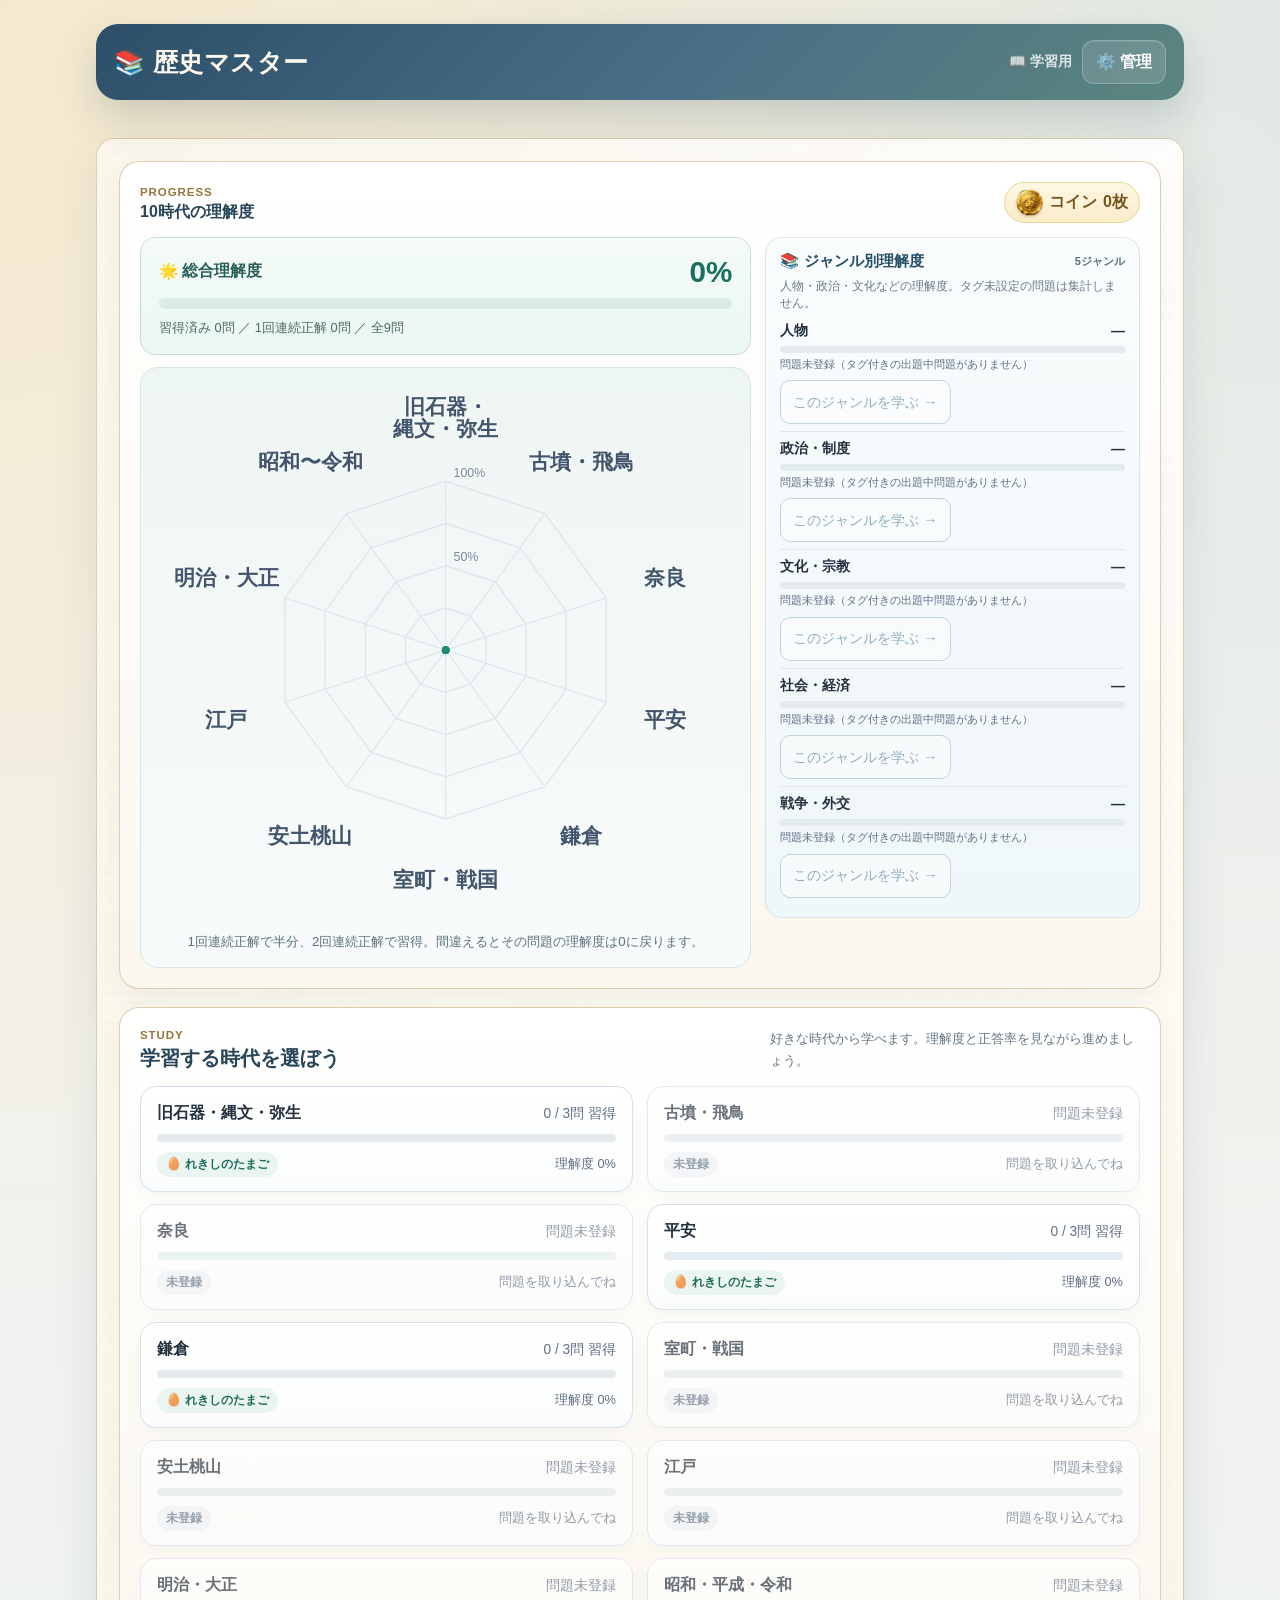
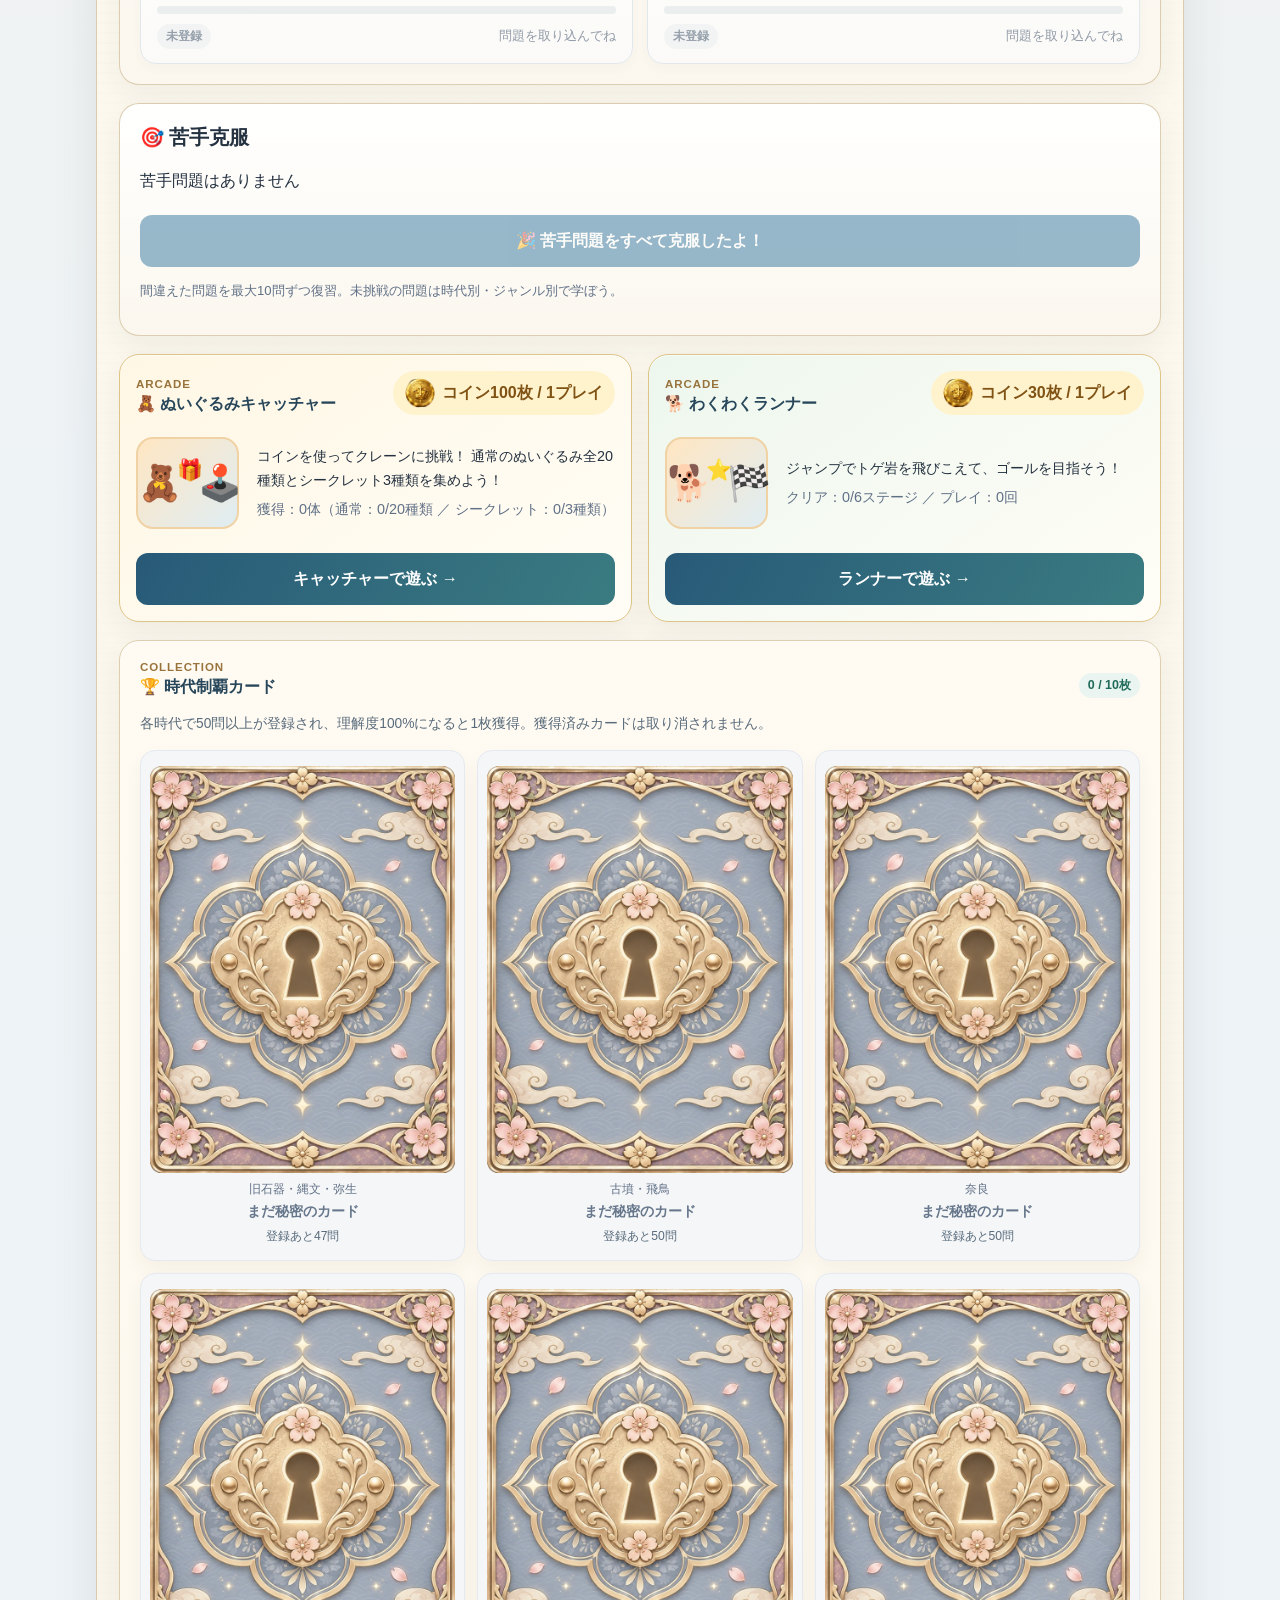
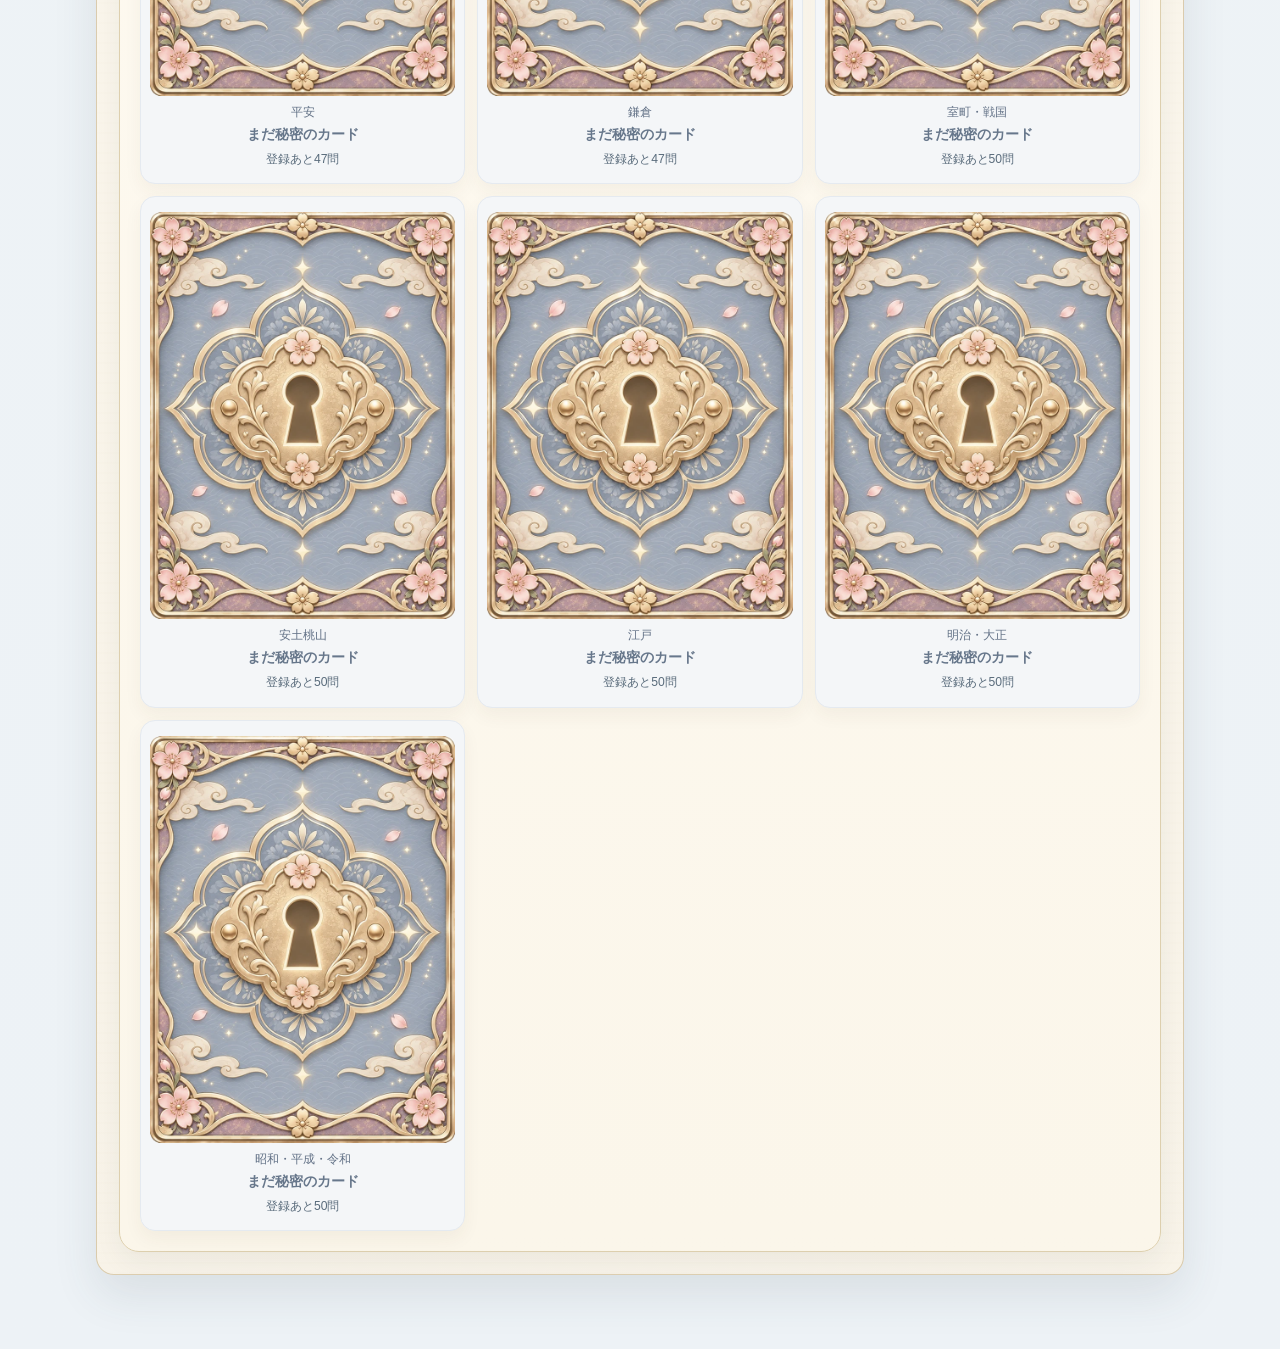
<file: index.html>
<!doctype html>
<html lang="ja">
<head>
  <meta charset="utf-8">
  <meta name="viewport" content="width=device-width, initial-scale=1">
  <meta name="theme-color" content="#2d4f69">
  <title>歴史マスター｜学習ゲーム</title>
  <style>
    :root { color-scheme: light; font-family: -apple-system, BlinkMacSystemFont, "Hiragino Kaku Gothic ProN", "Yu Gothic", sans-serif; }
    * { box-sizing: border-box; }
    body { margin: 0; background: #f3f7fb; color: #253244; }
    main { max-width: 740px; margin: 0 auto; padding: 20px 16px 60px; }
    header { display: flex; align-items: center; justify-content: space-between; gap: 12px; margin-bottom: 18px; }
    h1 { font-size: 1.55rem; margin: 0; }
    h2 { font-size: 1.22rem; margin: 0 0 14px; }
    h3 { margin: 0; font-size: 1rem; }
    p { line-height: 1.7; }
    .card { background: #fff; border: 1px solid #e2e8f1; box-shadow: 0 2px 8px #18293e0b; border-radius: 18px; padding: 20px; margin-bottom: 14px; }
    .header-actions { display:flex; align-items:center; gap:10px; }
    .icon-button { border:1px solid #b8c9d7; border-radius:12px; padding:10px 13px; background:white; color:#235d80; font-weight:700; white-space:nowrap; min-height:44px; }
    .admin-lead { margin:0 0 14px; }
    #app-version { margin:0 0 14px; }
    .admin-test-area { padding:16px; border-radius:14px; background:#edf6fa; border:1px solid #cbdfea; }
    .admin-test-area .primary { margin-top:12px; }
    .admin-group { margin-top:16px; border:1px solid #b8cfdd; border-radius:14px; background:#fff; }
    .admin-group > summary { padding:14px; min-height:44px; color:#245e80; cursor:pointer; overflow-wrap:anywhere; }
    .admin-group > summary h3 { display:inline; }
    .admin-group > summary .muted { display:block; margin:5px 0 0 1.4em; font-weight:400; }
    .admin-group > summary:focus-visible, #card-preview-panel > summary:focus-visible { outline:3px solid #286f9a; outline-offset:3px; border-radius:10px; }
    .admin-group-content { padding:0 10px 12px; min-width:0; }
    .admin-group-content > .import-toggle:first-child { margin-top:0; }
    #admin { overflow-wrap:anywhere; }
    #admin h4, #admin h5 { margin:0; font-size:1rem; }
    #admin button, #card-preview-panel > summary { min-height:44px; }
    #admin input[type=file] { min-width:0; }
    .test-banner { background:#fff6e4; border:1px solid #e8cc8b; border-radius:13px; padding:14px; margin:12px 0; }
    .test-banner p { margin:4px 0 10px; }
    .test-banner .small-action { background:#fff; }
    .mode-indicator { color:#527086; font-size:.85rem; font-weight:650; }
    /* 王冠の金貨WebPをホーム・問題画面・正解結果で共用。 */
    .gold-coin { display:block; width:27px; height:27px; object-fit:contain; flex:0 0 auto; filter:drop-shadow(0 2px 1px #9866173d); }
    .coin-home-line { display:flex;align-items:center;justify-content:space-between;gap:10px;flex-wrap:wrap;background:#fff9e8;border:1px solid #f0dfa9;padding:10px 13px;border-radius:12px;margin:4px 0 16px; }
    .coin-home-line strong { display:inline-flex;align-items:center;gap:6px;color:#79570c;min-width:0;max-width:100%; }
    #home-coin-amount, #arcade-balance, #arcade-home-cost-text, .coin-reward-title > span { min-width:0;overflow-wrap:anywhere; }
    .coin-reward { display:flex;flex-direction:column;align-items:flex-start;gap:4px;border-radius:11px;background:#fff4c9;border:1px solid #ead18b;color:#795300;padding:11px 12px;margin:12px 0 7px;font-weight:800; }
    .coin-reward-title { display:inline-flex;align-items:center;gap:7px;line-height:1.5;max-width:100%; }
    .coin-reward .gold-coin { width:31px; height:31px; }
    .coin-reward small {display:block;font-weight:500;color:#765f33;font-size:.77rem;}

    /* 獲得時にだけ金貨を短く輝かせる（常時点滅はさせない）。 */
    .coin-reward.earned .gold-coin {
      animation: coin-gain-pop .72s cubic-bezier(.18,.75,.22,1) both;
      transform-origin:50% 55%;
    }
    .coin-reward.earned .coin-reward-title { animation: coin-reward-arrive .45s ease-out both; }
    @keyframes coin-gain-pop {
      0% { transform:scale(.70) rotate(-11deg); filter:brightness(.95) drop-shadow(0 1px 0 #86631d3d); }
      38% { transform:scale(1.23) rotate(4deg); filter:brightness(1.36) drop-shadow(0 0 9px #ffd25cbd); }
      65% { transform:scale(.97) rotate(-2deg); filter:brightness(1.14) drop-shadow(0 0 5px #ffcf4488); }
      100% { transform:scale(1) rotate(0); filter:brightness(1) drop-shadow(0 2px 1px #9866173d); }
    }
    @keyframes coin-reward-arrive {
      from { opacity:.4; transform:translateY(5px); }
      to { opacity:1; transform:translateY(0); }
    }
    @media(prefers-reduced-motion:reduce) {
      .coin-reward.earned .gold-coin, .coin-reward.earned .coin-reward-title { animation:none; }
    }
    .muted { color: #607086; font-size: .91rem; }
    .small { font-size: .82rem; }
    button { font: inherit; cursor: pointer; -webkit-tap-highlight-color: transparent; }
    button:disabled { cursor: not-allowed; opacity: .48; }
    .era { width: 100%; border: 1px solid #e0e7f0; border-radius: 13px; padding: 15px; margin-top: 10px; background: #fff; color: inherit; text-align: left; }
    .era:disabled { opacity: .68; }
    .era-row { display: flex; justify-content: space-between; gap: 10px; align-items: center; }
    .era-row span:last-child { white-space: nowrap; font-size: .86rem; color: #607086; }
    .track { height: 7px; background: #e6edf4; border-radius: 99px; margin-top: 10px; overflow: hidden; }
    .fill { height: 100%; background: #3e9b84; border-radius: 99px; }
    .game-home { min-height:48px; padding:8px 14px; border:1px solid #88a9c0; border-radius:10px; background:#fff; color:#235d80; font-size:1rem; touch-action:manipulation; }
    #runner > .game-home, #arcade > .game-home { margin:0 0 16px; }
    #runner-heading { margin-top:0; }
    .game-home:focus-visible { outline:3px solid #286f9a; outline-offset:3px; }
    .nav { background: transparent; border: 0; padding: 12px 4px; color: #286b94; font-weight: 600; }
    .quiz-toolbar { display:flex; align-items:center; justify-content:space-between; gap:10px; margin-bottom:14px; }
    .quiz-home { flex:0 0 auto; min-width:44px; min-height:48px; padding:11px 14px; border:2px solid #8db8a3; border-radius:14px; background:#e9f6ee; color:#245b42; box-shadow:0 3px 0 #bfd7c9; font-weight:800; }
    .quiz-home:active { transform:translateY(2px); box-shadow:0 1px 0 #bfd7c9; }
    .quiz-home:focus-visible { outline:3px solid #286f9a; outline-offset:3px; }
    .quiz-coins { display:flex; align-items:center; justify-content:flex-end; gap:6px; min-width:0; padding:9px 10px; border:1px solid #f0dfa9; border-radius:12px; background:#fff9e8; color:#79570c; font-size:.94rem; font-weight:700; }
    #quiz-coin-amount { min-width:0; overflow-wrap:anywhere; font-variant-numeric:tabular-nums; }
    @media(max-width:430px) { .quiz-toolbar { gap:8px; } .quiz-home { padding:11px 10px; } .quiz-coins { padding:9px 8px; font-size:.88rem; } .quiz-coins .gold-coin { width:24px; height:24px; } }
    .tag { border-radius: 99px; background: #e7eff6; color: #275a79; padding: 6px 10px; font-size: .78rem; }
    .testtag { background: #fef0d8; color: #7d5209; }
    /* 長文・会話文：JSONの改行を維持しつつ、狭い画面でも文字がはみ出さない */
    .question { font-size: 1.15rem; font-weight: 700; line-height: 1.8; margin: 14px 0 18px; white-space: pre-wrap; overflow-wrap:anywhere; line-break:strict; }
    .question.long-reading { font-size: 1.05rem; font-weight: 500; line-height: 1.95; padding: 16px; border-radius: 14px; border: 1px solid #d6e5ef; background: #f7fafc; margin-top: 16px; }
    .choice .choice-text { flex:1; min-width:0; white-space:pre-wrap; overflow-wrap:anywhere; line-break:strict; line-height:1.7; font-size:1rem; }
    .result p { white-space:pre-wrap; overflow-wrap:anywhere; line-break:strict; line-height:1.8; }
    #question-kind { line-height:1.65; }
    @media (max-width:430px) { .question.long-reading { padding:13px; font-size:1rem; } .choice { padding:12px; gap:10px; align-items:flex-start; } .choice .marker { margin-top:2px; } }

    .choice { display: flex; align-items: center; gap: 12px; width: 100%; min-height: 56px; padding: 14px; margin-bottom: 10px; border: 2px solid #dbe5ef; border-radius: 13px; background: #fff; text-align: left; color: inherit; }
    .choice.selected { border-color: #217fb0; background: #e8f5ff; }
    .choice .marker { display: grid; place-items: center; flex: 0 0 25px; height: 25px; border: 2px solid #91a4ba; border-radius: 7px; font-weight: 700; font-size: 12px; }
    .choice.single .marker { border-radius: 50%; }
    .choice.selected .marker { border-color: #217fb0; background: #217fb0; color: white; }
    .primary { display: block; margin-top: 20px; padding: 15px 16px; width: 100%; border: 0; border-radius: 12px; color: white; background: #286f9a; font-weight: 700; font-size: 1.02rem; text-align: center; }
    .result { margin-top: 18px; padding: 16px; border-radius: 12px; background: #f0f7f5; border: 1px solid #d3e5df; }
    .result.wrong { background: #fff6ee; border-color: #f6d9ba; }
    .result strong { display: block; margin-bottom: 8px; }
    .hidden { display: none !important; }
    .import-toggle { display:block; width:100%; margin:18px 0 0; padding:14px; border:1px solid #8fb6ca; border-radius:12px; background:#f2f9fc; color:#245e80; font-weight:700; }
    .import-panel { background:#f8fbfd; border:1px solid #d6e5ef; border-radius:14px; padding:16px; margin-top:12px; }
    .import-panel input[type=file] { width:100%; max-width:100%; margin:10px 0; font-size:1rem; }
    .import-panel button { margin-top:10px; }
    #import-preview { white-space:pre-wrap; line-height:1.65; overflow-wrap:anywhere; }
    .import-error { color:#a33723; font-weight:600; }
    .import-success { color:#1b7056; font-weight:600; }
    .backup-status { white-space:pre-wrap; line-height:1.65; overflow-wrap:anywhere; }
    .backup-warn { padding:10px 12px; border-radius:10px; border:1px solid #edcda8; background:#fff7ec; color:#794d1c; font-size:.9rem; line-height:1.6; }
    .reset-option { display:flex; align-items:flex-start; gap:10px; padding:12px 0; border-bottom:1px solid #dce6ed; line-height:1.6; cursor:pointer; }
    .reset-option input { width:22px; height:22px; flex:0 0 22px; margin:2px 0 0; accent-color:#286f9a; }
    .reset-option strong { display:block; font-size:.95rem; }
    .reset-option span span { display:block; font-size:.82rem; color:#607086; }
    .reset-status { white-space:pre-wrap; line-height:1.7; overflow-wrap:anywhere; margin:14px 0 0; }
    .reset-danger { border-top:1px solid #edcda8; padding-top:18px; margin-top:24px; }
    .reset-danger-button { width:100%; border:1px solid #bb5248; border-radius:12px; padding:14px 12px; background:#fff2f0; color:#9c2e28; font-weight:700; min-height:48px; }
    .reset-ack { font-size:.88rem; display:flex; align-items:start; gap:9px; line-height:1.6; margin-top:14px; }
    .reset-ack input { width:20px; height:20px; flex:0 0 20px; margin-top:2px; accent-color:#286f9a; }
    #notice { color: #98571d; min-height: 1.5em; }
    .dashboard-lead { margin-top: 2px; }
    .era-select-heading { margin: 22px 0 10px; }
    .dashboard-title { display:flex; flex-wrap:wrap; align-items:center; justify-content:space-between; gap:10px; }
    .profile-hint { font-size:.83rem; color:#607086; }
    .radar-wrap { max-width: 570px; margin: 4px auto 0; }
    .radar-wrap svg { width:100%; height:auto; display:block; overflow:visible; }
    .radar-caption { text-align:center; margin:9px 0 10px; font-size:.83rem; color:#607086; }
    .overall-mastery { max-width:570px; margin:0 auto; padding:14px 16px; border:1px solid #cbdfe3; border-radius:15px; background:#f2faf8; }
    .overall-mastery-head { display:flex; align-items:center; justify-content:space-between; gap:12px; }
    .overall-mastery-label { color:#285f57; font-weight:800; font-size:.97rem; }
    .overall-mastery-value { color:#176e61; font-size:1.85rem; font-weight:850; font-variant-numeric:tabular-nums; line-height:1.2; }
    .overall-mastery-track { background:#dbece8; height:11px; border-radius:99px; margin:9px 0 8px; overflow:hidden; }
    .overall-mastery-fill { height:100%; background:linear-gradient(90deg,#44a991,#23866e); border-radius:99px; transition:width .22s ease; }
    .overall-mastery-detail { color:#4d6a64; margin:0; font-size:.8rem; line-height:1.65; }
    @media(prefers-reduced-motion:reduce) { .overall-mastery-fill { transition:none; } }
    .rank-note { margin: 4px 0 12px; color:#607086; font-size:.87rem; }
    .genre-panel { border:1px solid #d6e5ef; border-radius:14px; padding:14px; margin-top:18px; background:#f8fbfd; }
    .genre-panel summary { font-weight:700; color:#245e80; cursor:pointer; padding:4px 0; min-height:35px; }
    .genre-row { padding:12px 0; border-bottom:1px solid #e0e9f0; }
    .genre-row:last-child { border-bottom:0; }
    .genre-row-head { display:flex; justify-content:space-between; align-items:center; gap:12px; font-weight:650; }
    .genre-row .track { margin-top:7px; height:9px; }
    .genre-row .muted { display:block; font-size:.81rem; line-height:1.6; margin-top:5px; }
    .tag-map-status { white-space:pre-wrap; overflow-wrap:anywhere; line-height:1.7; margin-top:12px; }
    .tag-map-file { width:100%; margin-top:8px; }
    .question-update-status { white-space:pre-wrap; line-height:1.7; overflow-wrap:anywhere; margin:12px 0; }
    .question-update-controls { display:flex; gap:10px; align-items:end; flex-wrap:wrap; }
    .question-update-controls label { display:grid; gap:5px; flex:1; min-width:190px; font-weight:650; }
    .question-update-controls select { width:100%; min-height:44px; }
    .question-diff { margin:12px 0; border:1px solid #d5e3ec; border-radius:12px; padding:10px; background:#fff; overflow-wrap:anywhere; }
    .question-diff summary { cursor:pointer; font-weight:700; line-height:1.6; }
    .question-diff-field { border-top:1px solid #e2ebf1; padding-top:9px; margin-top:9px; }
    .question-diff-grid { display:grid; grid-template-columns:repeat(auto-fit,minmax(min(100%,260px),1fr)); gap:9px; }
    .question-diff-pre { white-space:pre-wrap; overflow-wrap:anywhere; background:#f3f7fa; border-radius:9px; padding:10px; margin:5px 0; font-family:inherit; font-size:.88rem; }
    .question-diff-subtitle { font-weight:700; font-size:.83rem; color:#42596c; }
    .question-update-warn { color:#9d3e25; font-weight:700; }

    .genre-no-data { color:#607086; }
    .rank-pill { display:inline-flex; border-radius:99px; background:#eaf5f1; color:#206b59; padding:4px 9px; font-size:.78rem; font-weight:700; white-space:nowrap; }
    .rank-pill.empty { background:#eff2f6; color:#66778a; }
    .era-details { margin-top:10px; display:flex; justify-content:space-between; align-items:center; gap:8px; flex-wrap:wrap; }
    .era-details .muted { font-size:.8rem; }
    .trophy-grid { display:grid; grid-template-columns:repeat(2,minmax(0,1fr)); gap:12px; margin-top:14px; }
    /* カード画像はGitHub Pagesの同一オリジン内で読み込む。学習データには画像を保存しない。 */
    .trophy-open { width:100%; color:inherit; font:inherit; cursor:pointer; -webkit-tap-highlight-color:transparent; }
    .trophy-open:focus-visible { outline:3px solid #286f9a; outline-offset:3px; }
    .trophy-open:active { transform:scale(.99); }
    .card-art { position:relative; aspect-ratio:3/4; width:100%; overflow:hidden; border-radius:9px; background:#f4ebd9; isolation:isolate; }
    .card-art img { width:100%; height:100%; display:block; object-fit:cover; }
    .card-art-top, .card-art-bottom { position:absolute; left:7%; width:86%; display:flex; align-items:center; justify-content:center; text-align:center; color:#5b3b22; font-weight:800; line-height:1.16; overflow-wrap:anywhere; text-shadow:0 1px 1px #fff8e4; pointer-events:none; }
    .card-art-top { top:4.5%; height:9%; font-size:clamp(9px,2.8vw,13px); }
    .card-art-bottom { bottom:5%; height:9%; font-size:clamp(10px,3.4vw,16px); }
    .card-art-fallback { display:none; position:absolute; inset:15%; align-items:center; justify-content:center; text-align:center; font-size:1.1rem; font-weight:700; color:#5b3b22; line-height:1.5; }
    .card-art.art-load-failed img { display:none; }
    .card-art.art-load-failed .card-art-fallback { display:flex; }
    .trophy .card-art { margin-bottom:8px; }
    .trophy-zoom { font-size:.76rem; color:#2a6d8a; margin-top:5px; }
    .award-banner .card-art { width:min(56%,185px); margin:6px auto 12px; }
    .award-banner .card-art-top { font-size:clamp(11px,3vw,14px); }
    .award-banner .card-art-bottom { font-size:clamp(13px,4vw,18px); }
    .award-see { border:1px solid #a77724; border-radius:12px; background:#fffdf4; color:#6d4a0f; font-weight:700; padding:10px 16px; margin-top:12px; min-height:44px; }
    .card-detail-dialog { width:min(94vw,480px); max-height:min(92dvh,900px); overflow-y:auto; border:1px solid #d8bd7a; border-radius:18px; padding:15px 16px 22px; background:#fffdf8; box-shadow:0 16px 50px #1d2d4099; color:#253244; text-align:center; }
    .card-detail-dialog::backdrop { background:rgba(10,19,34,.77); }
    .card-detail-close { display:block; margin:0 0 8px auto; border:1px solid #aab6c5; color:#253244; background:#fff; border-radius:10px; padding:8px 13px; min-height:44px; font-weight:700; }
    .card-detail-dialog .card-art { width:min(100%,355px); margin:0 auto; }
    .card-detail-dialog .card-art-top { font-size:clamp(14px,4vw,20px); }
    .card-detail-dialog .card-art-bottom { font-size:clamp(16px,5vw,25px); }
    .card-detail-dialog h2 { margin:14px 0 5px; }
    .card-detail-dialog p { margin:5px 0; }

    .trophy { padding:15px 9px; border-radius:15px; min-width:0; border:1px solid #e5d7b6; background:linear-gradient(140deg,#fff9e8,#fff,#f8f4eb); text-align:center; }
    .trophy.locked { background:#f4f6f8; border-color:#e5eaf0; color:#67778b; }
    .trophy-icon { font-size:2.1rem; line-height:1.5; }
    .trophy-name { font-size:.88rem; font-weight:700; overflow-wrap:anywhere; }
    .trophy-era { font-size:.78rem; color:#627186; margin:4px 0; }
    .trophy-status { font-size:.76rem; line-height:1.5; color:#596b7b; margin-top:6px; }
    .award-banner { margin-top:15px; padding:15px; text-align:center; border:2px solid #d9bb67; border-radius:14px; background:linear-gradient(130deg,#fff3cd,#fffdf5,#f8e2a2); color:#6d4a0f; }
    .award-banner .trophy-icon { font-size:2.5rem; }
    .award-banner strong { display:block; }
    .achievement-note { margin:12px 0; color:#596b7b; font-size:.86rem; }
    .manager-controls { display:grid; grid-template-columns:repeat(2,minmax(0,1fr)); gap:10px; margin:12px 0; }
    .manager-controls select, .manager-controls input, .edit-form input, .edit-form select, .edit-form textarea {
      width:100%; min-width:0; padding:11px; border:1px solid #b8c9d7; border-radius:10px; background:#fff;
      color:#253244; font:inherit; font-size:1rem;
    }
    .manager-controls label, .edit-form label { display:block; font-size:.87rem; font-weight:650; line-height:1.6; }
    .manager-controls label input, .manager-controls label select, .edit-form label input, .edit-form label select, .edit-form label textarea { margin-top:5px; }
    .manager-item { padding:14px 0; border-top:1px solid #dbe5ef; }
    .manager-item:first-child { border-top:0; }
    .manager-item p { margin:6px 0; overflow-wrap:anywhere; }
    /* 管理画面でも取り込んだ問題文・選択肢・解説の改行を保持する。 */
    .manager-item p, .manager-item li { white-space:pre-wrap; overflow-wrap:anywhere; }
    .manager-actions { display:flex; flex-wrap:wrap; gap:8px; margin-top:10px; }
    .manager-actions button, .small-action { min-height:44px; width:auto; margin:0; padding:9px 12px; border:1px solid #88a9c0; border-radius:10px; background:white; color:#235d80; font-size:.9rem; }
    .manager-actions button.danger { border-color:#db9c91; color:#a0392d; }
    .manager-actions button:disabled { opacity:.48; }
    .manager-meta { font-size:.8rem; color:#607086; }
    .edit-form { margin-top:14px; padding:14px; background:#fff; border:1px solid #b8cfdd; border-radius:14px; }
    .edit-form label { margin-top:12px; }
    .edit-form textarea { resize:vertical; min-height:75px; }
    .edit-form .manager-actions { margin-top:16px; }
    .edit-form .manager-actions button { min-height:44px; }
    .warning-text { color:#99502d; font-size:.85rem; line-height:1.65; }
    @media (max-width: 430px) { .manager-controls {grid-template-columns:1fr;} }
    @media(min-width:640px) { .trophy-grid {grid-template-columns:repeat(3,minmax(0,1fr));} }
    @media (max-width: 430px) {
      header { display:grid; grid-template-columns:minmax(0,1fr) auto; gap:8px; }
      h1 { font-size:1.14rem; white-space:nowrap; }
      .header-actions { display:contents; }
      .mode-indicator { grid-column:1 / -1; grid-row:2; justify-self:start; white-space:nowrap; }
      .header-actions .icon-button { grid-column:2; grid-row:1; }
      .icon-button { padding:9px 10px; }
      .card { padding: 16px; }
    }
  
    /* v1.5.2: ホーム画面のレーダーとジャンル別理解度を並列表示 */
    body {
      background:
        radial-gradient(circle at top left, rgba(244,227,185,.55), transparent 28%),
        radial-gradient(circle at top right, rgba(198,223,230,.45), transparent 26%),
        linear-gradient(180deg, #f6f1e6 0%, #eef3f6 46%, #edf2f6 100%);
      color:#243140;
    }
    main { max-width: 920px; padding-top: 24px; }
    header {
      padding: 16px 18px;
      border-radius: 22px;
      background: linear-gradient(135deg,#2d4f69,#496f86 55%,#5b857f 100%);
      box-shadow: 0 18px 40px rgba(29,55,75,.18);
      color: #fffaf1;
      margin-bottom: 18px;
      position: sticky;
      top: 0;
      z-index: 20;
      backdrop-filter: blur(8px);
    }
    h1 { letter-spacing:.02em; }
    .header-actions .icon-button {
      border-color: rgba(255,255,255,.22);
      background: rgba(255,255,255,.13);
      color: #fff;
      box-shadow: inset 0 1px 0 rgba(255,255,255,.12);
    }
    .mode-indicator { color: rgba(255,255,255,.82); }
    /* 管理・テストの薄黄色バッジは背景に合わせた濃色文字を優先する。 */
    .mode-indicator.testtag { background:#fef0d8; color:#704400; border-radius:9px; padding:5px 4px; white-space:nowrap; }
    #notice { padding:0 6px 8px; }
    .home-screen {
      border: 1px solid rgba(208,190,152,.75);
      background:
        radial-gradient(circle at top right, rgba(255,255,255,.82), transparent 28%),
        linear-gradient(180deg, rgba(255,251,241,.98) 0%, rgba(248,243,232,.98) 100%);
      box-shadow: 0 20px 45px rgba(56,72,86,.11);
      padding: 22px;
      overflow: hidden;
      position: relative;
    }
    .home-screen::before {
      content:"";
      position:absolute;
      inset:0;
      pointer-events:none;
      background:
        linear-gradient(120deg, rgba(159,120,42,.055), transparent 26%),
        repeating-linear-gradient(0deg, rgba(129,93,36,.018) 0 2px, transparent 2px 10px);
      opacity:.55;
    }
    .home-screen > * { position: relative; z-index: 1; }
    .home-panel {
      background: linear-gradient(180deg, rgba(255,255,255,.95) 0%, rgba(251,247,238,.96) 100%);
      border:1px solid rgba(214,198,165,.85);
      border-radius: 20px;
      padding: 20px;
      box-shadow: 0 10px 28px rgba(40,57,70,.06), inset 0 1px 0 rgba(255,255,255,.65);
      margin-top: 18px;
    }
    .dashboard-panel { margin-top: 0; }
    .panel-head {
      display:flex;
      flex-wrap:wrap;
      align-items:flex-end;
      justify-content:space-between;
      gap: 10px 18px;
      margin-bottom: 14px;
    }
    .panel-head h2, .panel-head h3 { margin: 0; color:#27465a; }
    .section-kicker {
      display:block;
      color:#98743c;
      font-size:.72rem;
      letter-spacing:.08em;
      font-weight:800;
      margin-bottom:4px;
    }
    .panel-note { margin:0; color:#637786; font-size:.84rem; line-height:1.65; max-width: 370px; }
    .dashboard-grid {
      display:grid;
      grid-template-columns:minmax(0,1.55fr) minmax(240px,.95fr);
      gap:14px;
      align-items:start;
    }
    .radar-column { min-width:0; display:flex; flex-direction:column; gap:12px; }
    .radar-shell {
      border-radius:18px;
      background: linear-gradient(180deg,#eef6f4 0%,#f8fbfb 100%);
      border:1px solid #d5e7e2;
      padding:12px 12px 14px;
      min-width:0;
      display:flex;
      flex-direction:column;
      justify-content:center;
    }
    .radar-wrap { max-width:none; margin:0; }
    .radar-wrap svg text { paint-order:stroke fill; stroke:rgba(246,251,250,.82); stroke-width:2.1px; stroke-linejoin:round; }
    .radar-caption { margin: 10px 0 0; color:#5c737c; }
    .overall-mastery {
      max-width:none;
      margin:0;
      padding:16px 18px;
      border-color:#c5ddd7;
      background: linear-gradient(180deg,#f4fbf9 0%,#ebf7f3 100%);
      box-shadow: inset 0 1px 0 rgba(255,255,255,.7);
    }
    /* ジャンル別理解度は右列の自然な高さを使い、左のレーダーを縦に伸ばさない。 */
    .dashboard-grid > .home-genre {
      min-width:0;
      margin:0;
      padding:13px 14px 12px;
      border:1px solid #d7e4ea;
      border-radius:16px;
      background:linear-gradient(180deg,#f8fcfd 0%,#f0f7f9 100%);
      box-shadow: inset 0 1px 0 rgba(255,255,255,.72);
    }
    .home-genre-heading {
      display:flex;
      align-items:center;
      justify-content:space-between;
      gap:8px;
      flex-wrap:wrap;
    }
    .home-genre-heading h3 { color:#254e65; font-size:.95rem; margin:0; }
    .genre-count { font-size:.69rem; font-weight:750; color:#547185; white-space:nowrap; }
    .home-genre-intro { font-size:.73rem; color:#687c89; line-height:1.45; margin:6px 0 2px; }
    .home-genre .genre-row .small-action { display:block; margin-top:8px; }
    .home-genre .genre-row { padding:8px 0 7px; }
    .home-genre .genre-row-head { gap:8px; font-size:.87rem; }
    .home-genre .genre-row .track { height:7px; margin-top:6px; }
    .home-genre .genre-row .muted { display:block; font-size:.7rem; line-height:1.38; margin-top:4px; overflow-wrap:anywhere; }
    .eras-panel #era-list {
      display:grid;
      grid-template-columns:repeat(2,minmax(0,1fr));
      column-gap:14px;
      row-gap:12px;
      margin-top:6px;
      align-items:stretch;
    }
    .progress-head-right { display:flex; align-items:center; justify-content:flex-end; min-width:0; max-width:100%; }
    .progress-coin {
      margin:0;
      padding:6px 11px;
      border-radius:999px;
      background:linear-gradient(180deg,#fff7e5,#f9ecc8);
      border:1px solid #ebd599;
      max-width:100%;
    }
    .progress-coin strong { color:#75551e; }
    .era-select-heading { margin:0; }
    .era {
      margin-top:0;
      padding:16px 16px 14px;
      border:1px solid #d5e1eb;
      border-radius:16px;
      background:linear-gradient(180deg,#fff 0%,#fbfcfd 100%);
      box-shadow:0 5px 14px rgba(39,64,86,.04);
      transition:transform .14s ease, box-shadow .14s ease, border-color .14s ease;
    }
    .era:hover { transform:translateY(-1px); box-shadow:0 10px 18px rgba(39,64,86,.08); border-color:#bfd4df; }
    .track { background:#e3ebee; height:8px; }
    .fill { background: linear-gradient(90deg,#85c1b2,#4f947f 70%,#326f61 100%); }
    .genre-panel {
      margin-top:18px;
      background: linear-gradient(180deg, rgba(249,252,253,.96), rgba(243,248,250,.96));
      border-color:#d7e4ea;
      padding:18px 18px 16px;
    }
    .collection-panel {
      background: linear-gradient(180deg, rgba(255,251,243,.98), rgba(251,246,234,.98));
      border-color:#ddcfae;
    }
    .achievement-note { margin-top:0; }
    .trophy { box-shadow:0 8px 18px rgba(76,62,32,.05); }
    @media (max-width: 740px) {
      .dashboard-grid { grid-template-columns:minmax(0,1fr); }
      .panel-note { max-width:none; }
      .radar-shell { padding:12px 14px 14px; }
      .home-genre .genre-row { padding:10px 0; }
      .home-genre .genre-row-head { font-size:.94rem; }
      .home-genre .genre-row .muted { font-size:.76rem; }
    }
    @media (max-width: 640px) {
      main { padding: 16px 12px 46px; }
      header {
        position: static;
        padding: 14px;
        border-radius: 18px;
      }
      .home-screen { padding:16px; }
      .home-panel { padding:16px; border-radius:16px; }
    }
    @media (max-width: 430px) {
      header { gap:8px; }
      h1 { font-size:1.08rem; }
      .panel-head { align-items:flex-start; }
      .overall-mastery-value { font-size:1.68rem; }
      .progress-coin { padding:6px 10px; }
    }

    @media (max-width: 699px) {
      .eras-panel #era-list { grid-template-columns:minmax(0,1fr); }
    }
    @media (prefers-reduced-motion: reduce) {
      .era { transition:none; }
    }

    /* v1.6.2 ぬいぐるみキャッチャー（タッチ操作優先） */
    .arcade-home-panel { background:linear-gradient(145deg,#fff7e5,#fffdf6);border-color:#ddc487; }
    .arcade-home-cost{display:flex;align-items:center;gap:7px;font-weight:800;color:#805315;background:#fff3ce;border-radius:999px;padding:7px 12px;min-width:0;max-width:100%;}
    .arcade-home-cost img{flex:0 0 auto;}
    .arcade-home-body{display:flex;align-items:center;gap:18px;margin:8px 0;}
    .arcade-home-preview{flex:0 0 100px;height:92px;display:flex;align-items:center;justify-content:center;border-radius:17px;background:linear-gradient(135deg,#ffe6c2,#dfedf3);border:2px solid #f1d2a4;font-size:2.2rem;letter-spacing:-5px;}
    .arcade-home-preview span{transform:translateY(-13px);font-size:1.3rem;}
    .arcade-home-copy strong{color:#324d5b;font-size:1.05rem;}
    .arcade-home-copy p{margin:5px 0;line-height:1.65;font-size:.9rem;}
    .arcade-entry{margin:16px 0 0;background:linear-gradient(120deg,#285a78,#3a7b81);}
    .arcade-screen{background:linear-gradient(180deg,#fffcf5,#f3f7fb);}
    .arcade-title-row{display:flex;align-items:center;justify-content:space-between;gap:12px;flex-wrap:wrap;}
    .arcade-title-row h2{margin:5px 0;}
    .arcade-profile-note{font-size:.85rem;font-weight:700;color:#6d5f89;margin:4px 0;}
    .arcade-intro{font-size:.92rem;color:#52667a;}
    .machine-wrap{max-width:670px;margin:18px auto;border:7px solid #d68e80;border-radius:23px;overflow:hidden;background:#fff8eb;box-shadow:0 10px 30px #7a5a4450,inset 0 0 0 4px #ffe0c4;}
    .arcade-sign{padding:13px 9px;background:linear-gradient(100deg,#ca6176,#ed9b86,#d37083);color:#fff;text-align:center;font-size:.93rem;font-weight:900;letter-spacing:.04em;text-shadow:0 1px 2px #9e4e64;}
    .arcade-sign span{color:#fff2a0;padding:0 5px;}
    .crane-stage{position:relative;height:342px;isolation:isolate;overflow:hidden;border:7px solid #f6d7c2;border-top:0;background:radial-gradient(ellipse at 48% 24%,#ffffff 0,#e9f8fa 48%,#c6e8ed 100%);}
    .crane-stage::before{content:'';position:absolute;inset:0;z-index:1;pointer-events:none;background:linear-gradient(110deg,#ffffff55 0%,transparent 25%,transparent 65%,#ffffff40 78%,transparent 84%);}
    .crane-glass-shine{position:absolute;inset:0;z-index:8;pointer-events:none;border-left:7px solid #ffffff66;border-right:7px solid #ffffff55;}
    .crane-rail{position:absolute;top:4px;left:7%;width:86%;height:9px;border-radius:10px;background:linear-gradient(#8aa3b8,#41667c);box-shadow:0 3px 5px #37546a4a;}
    .crane-arm{position:absolute;top:5px;left:50%;width:70px;height:105px;transform:translateX(-50%);z-index:5;transition:left .085s linear;pointer-events:none;}
    .crane-cable{width:6px;height:66px;position:absolute;left:calc(50% - 3px);top:3px;border-radius:3px;background:repeating-linear-gradient(180deg,#5e6d76 0 4px,#c6d2d7 4px 7px);box-shadow:1px 1px 2px #344c6170;transform-origin:top center;transition:height var(--crane-lift-ms) ease;}
    .crane-head{position:absolute;top:59px;left:18px;width:34px;height:28px;background:linear-gradient(#f5f7fa,#8a9bad);border:3px solid #57758a;border-radius:11px;box-shadow:0 2px 3px #31507166;transition:top var(--crane-lift-ms) ease;}
    .crane-head span{display:block;width:10px;height:10px;border-radius:50%;background:#f0c46b;margin:6px auto;border:1px solid #9a754b;}
    .claw{position:absolute;top:78px;width:24px;height:30px;border:6px solid #7c8d9c;border-top:0;border-radius:0 0 15px 15px;transition:top var(--crane-lift-ms) ease,transform .24s ease;}
    .claw-left{left:6px;transform:rotate(15deg);border-right:0;}
    .claw-right{right:6px;transform:rotate(-15deg);border-left:0;}
    .crane-stage.dropping .crane-cable{height:179px;}
    .crane-stage.dropping .crane-head{top:172px;}
    .crane-stage.dropping .claw{top:191px;}
    .crane-stage.dropping .claw-left{transform:rotate(-7deg);}
    .crane-stage.dropping .claw-right{transform:rotate(7deg);}
    .crane-prizes{position:absolute;inset:0;z-index:3;}
    .crane-toy{position:absolute;bottom:32px;width:24%;max-width:145px;transform:translateX(-50%);aspect-ratio:1;display:flex;align-items:center;justify-content:center;transition:transform .45s ease,opacity .4s ease,bottom .55s ease;}
    .crane-toy img{width:100%;height:100%;object-fit:contain;filter:drop-shadow(0 5px 3px #47697155);}
    .crane-toy.grabbed{bottom:137px;transform:translateX(-50%) scale(.85);}
    .crane-toy.fallen{bottom:32px;transform:translateX(-50%) rotate(22deg);}
    .crane-toy.won{opacity:0;bottom:220px;transform:translateX(-50%) scale(.5);}
    .crane-floor{position:absolute;bottom:19px;left:0;right:0;height:35px;background:linear-gradient(#fdf3de,#e2b78d);border-top:5px solid #bd846d;z-index:2;}
    .crane-chute{position:absolute;right:8px;bottom:0;width:76px;height:29px;z-index:4;background:#7a586d;color:#fff;border:3px solid #d7c1bc;border-bottom:0;border-radius:10px 10px 0 0;font-size:.63rem;text-align:center;padding-top:4px;}
    .machine-lower{background:#fff7ef;padding:16px 16px 18px;border-top:4px solid #e1b6a7;}
    .arcade-message{text-align:center;font-weight:800;color:#594a66;min-height:2.4em;line-height:1.6;margin:0 0 9px;}
    .crane-controls{display:grid;grid-template-columns:75px minmax(110px,1fr) 75px;align-items:center;gap:14px;max-width:400px;margin:0 auto;}
    .crane-dir,.crane-catch{border:0;box-shadow:0 5px 0 #896c6a,0 9px 13px #654a5340;min-height:62px;border-radius:18px;font-weight:900;font-size:1.35rem;touch-action:none;user-select:none;-webkit-user-select:none;}
    .crane-dir{background:linear-gradient(#f5d7a4,#dfaf71);color:#70472b;}
    .crane-catch{background:linear-gradient(#e7a9ba,#c86c89);color:#fff;text-shadow:0 1px 2px #9e506a;}
    .crane-dir:active,.crane-catch:active{transform:translateY(3px);box-shadow:0 2px 0 #896c6a;}
    .crane-start{max-width:390px;margin:4px auto;background:linear-gradient(100deg,#33667f,#438f84);}
    .crane-replace{display:block;max-width:390px;width:100%;margin:10px auto 4px;min-height:44px;}
    .arcade-hint{text-align:center;font-size:.8rem;color:#7e7080;line-height:1.6;margin:14px 0 0;}
    .arcade-collection{padding:18px;border:1px solid #e3d7b8;background:#fffdf7;border-radius:19px;margin-top:22px;}
    .plush-grid{display:grid;grid-template-columns:repeat(5,minmax(0,1fr));gap:9px;}
    .plush-item{position:relative;min-width:0;text-align:center;padding:9px 4px 12px;border-radius:13px;border:1px solid #efdbc7;background:linear-gradient(#fffdf7,#fff4e8);}
    .plush-item img{width:100%;max-width:105px;aspect-ratio:1;object-fit:contain;display:block;margin:0 auto 5px;}
    .plush-item.not-owned img{filter:brightness(.5);opacity:.45;}
    .plush-item strong{font-size:.75rem;display:block;overflow-wrap:anywhere;line-height:1.5;}
    .plush-item .owned{display:block;color:#8b5425;font-weight:900;font-size:.88rem;}
    button.plush-item{font:inherit;color:inherit;cursor:pointer;min-height:44px;touch-action:manipulation;}
    button.plush-item:focus-visible{outline:3px solid #92611f;outline-offset:3px;}
    body.plush-modal-open{position:fixed;inset-inline:0;overflow:hidden;}
    .plush-detail-dialog{box-sizing:border-box;width:min(calc(100% - 24px),500px);max-height:calc(100vh - 24px);max-height:calc(100dvh - 24px);overflow:auto;overscroll-behavior:contain;padding:16px 20px 24px;border:2px solid #e9cd83;border-radius:26px;background:radial-gradient(ellipse at 50% 35%,#fffef8 15%,transparent 70%),linear-gradient(150deg,#fff9e9,#f9e5ac);color:#634420;box-shadow:0 18px 60px #46331966;text-align:center;}
    .plush-detail-dialog::backdrop{background:#302539aa;}
    .plush-detail-close{display:block;position:sticky;top:0;z-index:1;margin:0 0 0 auto;min-width:100px;min-height:44px;border:1px solid #d8b864;border-radius:16px;background:#fffdf4;color:#634420;font:inherit;font-weight:800;touch-action:manipulation;}
    .plush-detail-art{position:relative;}
    .plush-detail-sparkles{position:absolute;inset:0;pointer-events:none;}
    .plush-detail-sparkles::before,.plush-detail-sparkles::after{position:absolute;top:15%;color:#d6aa42;font-size:clamp(20px,5vw,32px);content:"✦";}
    .plush-detail-sparkles::before{left:2%;}.plush-detail-sparkles::after{right:2%;top:65%;font-size:20px;}
    .plush-detail-dialog img{display:block;width:100%;max-width:420px;height:min(48vh,420px);height:min(48dvh,420px);object-fit:contain;margin:0 auto;}
    .plush-detail-dialog h2{margin:6px 0;font-size:clamp(1.2rem,5vw,1.7rem);overflow-wrap:anywhere;}
    .plush-detail-dialog p{margin:8px 0 0;font-size:1.1rem;font-weight:800;}
    .plush-detail-dialog[open] .plush-detail-art{animation:secret-appear .18s ease-out;}
    @media(prefers-reduced-motion:reduce){.plush-detail-dialog[open] .plush-detail-art{animation:none;}}
    .secret-collection-head{margin-top:20px;}
    .plush-item.secret-locked img{filter:none;opacity:1;}
    .secret-reveal{max-width:300px;margin:12px auto;padding:12px;border:2px solid #d6aa57;border-radius:18px;background:#fff8e6;text-align:center;}
    .secret-reveal img{display:block;width:min(52vw,180px);aspect-ratio:1;object-fit:contain;margin:0 auto;}
    .secret-reveal strong{display:block;font-size:1.2rem;line-height:1.6;}
    .secret-reveal.revealed img{animation:secret-appear .4s ease-out;}
    @keyframes secret-appear{from{opacity:.4;transform:scale(.96);}to{opacity:1;transform:scale(1);}}
    @media(prefers-reduced-motion:reduce){.secret-reveal.revealed img{animation:none;}}
    @media(max-width:640px){.arcade-home-body{gap:10px;}.arcade-home-preview{flex-basis:75px;height:78px;font-size:1.65rem;}.plush-grid{grid-template-columns:repeat(3,minmax(0,1fr));}.crane-stage{height:310px;}.crane-controls{gap:10px;grid-template-columns:65px minmax(110px,1fr) 65px;}.crane-dir,.crane-catch{min-height:58px;}.machine-wrap{border-width:5px;}}
    @media(prefers-reduced-motion:reduce){.crane-arm,.crane-cable,.crane-head,.claw,.crane-toy{transition:none!important;}}

    /* v1.6.3: iPad向け 7体・自動往復・出口まで運搬 */
    .arcade-screen { padding:22px 20px 26px; }
    .arcade-screen .machine-wrap { max-width:900px; margin:18px auto; }
    .crane-stage { height:398px; background:radial-gradient(ellipse at 48% 22%,#fff 0,#e9f8fa 50%,#c9e7ea 100%); }
    .crane-rail { left:10%; width:80%; }
    .crane-arm { transition:left .075s linear; }
    .crane-stage.sweeping .crane-arm { transition:none; }
    .crane-stage.transporting .crane-arm { transition:left var(--crane-travel-ms, var(--crane-transport-ms)) linear; }
    /* 時間は演出開始時にCRANE_CONFIGから設定。上昇・下降で距離とイージングを共有する。 */
    .crane-stage.dropping .crane-cable, .crane-stage.dropping .crane-head { transition-duration:var(--crane-drop-ms); }
    .crane-stage.dropping .claw { transition-duration:var(--crane-drop-ms), .24s; }
    /* 下降量は演出開始時に景品の実寸から計算。ケーブル・ヘッド・ツメを同じ距離だけ動かす。 */
    .crane-stage.dropping .crane-cable { height:calc(66px + var(--crane-drop-distance)); }
    .crane-stage.dropping .crane-head { top:calc(59px + var(--crane-drop-distance)); }
    .crane-stage.dropping .claw { top:calc(78px + var(--crane-drop-distance)); }
    .crane-stage.holding .claw-left { transform:rotate(-7deg); }
    .crane-stage.holding .claw-right { transform:rotate(7deg); }
    .crane-prizes { z-index:3; }
    .crane-toy {
      width:11.8%; max-width:102px; min-width:0; bottom:34px;
      transition: left var(--crane-travel-ms, var(--crane-transport-ms)) linear, bottom .55s ease, opacity .35s ease, transform .4s ease;
      will-change:transform;
    }
    /* 景品を縮小せず、ツメが景品の上から60%の位置に触れたまま一緒に上昇する。 */
    .crane-toy.grabbed { bottom:calc(100% - var(--crane-grip-y) - var(--crane-toy-size) * .4); transform:translateX(-50%); z-index:6; transition-duration:var(--crane-travel-ms, var(--crane-transport-ms)), var(--crane-lift-ms), .35s, .4s; }
    .crane-toy.fallen { bottom:34px; transform:translateX(-50%) rotate(20deg) scale(.92); }
    .crane-toy.delivered { bottom:0; opacity:0; transform:translateX(-50%) scale(.60); transition-duration:var(--crane-release-ms); }
    .crane-toy.collected { display:none; }
    .crane-chute {
      right:1.4%; bottom:0; width:12%; min-width:76px; height:58px;
      background:linear-gradient(#866a83,#594559); border:4px solid #ead6dc;
      border-bottom:0; border-radius:12px 12px 0 0; font-weight:800;
      font-size:.78rem; padding-top:11px; box-shadow:inset 0 8px 12px #39263a66;
    }
    .crane-controls { display:flex; justify-content:center; max-width:440px; }
    .crane-controls.hidden { display:none!important; }
    .crane-catch { width:100%; min-height:74px; font-size:1.5rem; touch-action:manipulation; }
    .machine-lower { padding:18px 20px 22px; }
    .arcade-hint { margin:11px 0 0; }
    @media(min-width:760px) {
      main:has(#arcade:not(.hidden)) { max-width:1030px; }
      .arcade-screen .machine-wrap { border-width:9px; }
      .arcade-screen .crane-stage { height:398px; }
      .arcade-screen .crane-toy { max-width:102px; }
    }
    @media(max-width:640px) {
      .arcade-screen { padding:14px; }
      .crane-stage { height:310px; }
      .crane-toy { width:12.4%; }
      .crane-chute { font-size:.60rem; padding-top:12px; }
    }
    @media(prefers-reduced-motion:reduce) {
      .crane-stage.transporting .crane-arm, .crane-toy { transition:none!important; }
    }
    .feedback-link { display:block; min-height:44px; padding:10px 6px; border:0; background:transparent; color:#526577; font-size:.88rem; box-shadow:none; }
    #feedback-dialog { width:min(440px,calc(100vw - 32px)); max-height:85dvh; overflow:auto; border:1px solid #bacbd4; border-radius:14px; padding:18px; box-sizing:border-box; }
    #feedback-dialog::backdrop { background:rgba(20,35,50,.35); }
    #feedback-dialog label { display:block; margin-top:12px; }
    #feedback-dialog select, #feedback-dialog textarea { width:100%; box-sizing:border-box; min-height:44px; font:inherit; }
    .feedback-text { white-space:pre-wrap; overflow-wrap:anywhere; line-height:1.65; }
    #feedback-list select, #feedback-panel button { min-height:44px; max-width:100%; }
    #feedback-list input[type=checkbox] { min-width:24px; min-height:24px; }
    .feedback-select { display:flex; align-items:center; gap:10px; min-height:44px; }
    /* 幅・高さが十分な横画面のみ。スマホ横とSplit Viewは縦積み。 */
    @media (min-width:1000px) and (min-height:600px) and (orientation:landscape) {
      main:has(> #home:not(.hidden)) { max-width:1120px; }
      .arcade-home-grid { display:grid; grid-template-columns:repeat(2,minmax(0,1fr)); gap:16px; margin-top:18px; }
      .arcade-home-grid > .home-panel { margin-top:0; min-width:0; display:flex; flex-direction:column; padding:16px; }
      .arcade-home-grid .panel-head { column-gap:8px; }
      .arcade-home-grid .arcade-home-copy { min-width:0; overflow-wrap:anywhere; }
      .arcade-home-grid .arcade-entry { margin-top:auto; min-height:44px; }
      .arcade-home-grid .arcade-home-body { margin-bottom:24px; }
    }
    /* 高さ判定は子のviewportに作用する。横画面に固定の最低高さを強制しない。 */
    .runner-home-panel { background:linear-gradient(145deg,#edf7ee,#fffdf6); }
    #runner-choices { margin:16px 0; padding:16px; border:1px solid #d4e3d8; border-radius:16px; background:#fffdf6; }
    #runner-info { font-size:.85rem; min-height:1.5em; }
    .runner-records { max-width:500px; }
    #runner-stage-best { padding:12px; border-radius:10px; background:#e6f1e9; font-weight:700; }
    .runner-character-bests { margin:8px 0 16px; }
    .runner-record-row { display:grid; grid-template-columns:minmax(0,1fr) auto; align-items:center; gap:12px; padding:10px 12px; border:1px solid #d4e3d8; border-radius:10px; background:#fff; }
    .runner-record-row + .runner-record-row { margin-top:6px; }
    .runner-character-bests dt, .runner-character-bests dd { margin:0; min-width:0; overflow-wrap:anywhere; }
    .runner-character-bests dt { display:flex; flex-wrap:wrap; align-items:center; gap:6px 10px; }
    .runner-character-bests dd { text-align:right; font-variant-numeric:tabular-nums; font-weight:700; }
    .runner-record-row.is-selected { background:#e2f2df; border-color:#528344; box-shadow:inset 4px 0 #528344; }
    .runner-record-selected { padding:2px 6px; border-radius:6px; background:#35652b; color:#fff; font-size:12px; font-weight:700; }
    .runner-records summary { padding:10px 0; cursor:pointer; }
    .runner-records-label { font-weight:700; margin-bottom:8px; }
    #runner-frame-host { height:85vh; height:85dvh; }
    /* iPhone縦: Canvasの幅依存高 + HUD/操作/保存通知の予算。
       通常のviewportとCanvasの幅差90pxを見込み、Safe Areaは別に加算。
       状態や保存完了では変えない。拡大文字は子documentのスクロールで読める。 */
    @media (max-width:480px) and (orientation:portrait) {
      #runner-frame-host {
        height:calc(56.25vw + 17.5rem + env(safe-area-inset-top) + env(safe-area-inset-bottom));
      }
    }
    /* iPad横: 幅いっぱいの16:9と操作・通知の必要高まで。状態では高さを変えない。 */
    @media (min-width:900px) and (min-height:600px) and (orientation:landscape) {
      #runner-frame-host { height:min(85vh, 726px); height:min(85dvh, 726px); }
    }
    .runner-formal-frame { width:100%; height:100%; border:0; display:block; }
    @media (max-height:500px) and (min-width:481px) {
      #runner-frame-host { height:90vh; height:90dvh; }
    }
    #runner-retire-dialog { width:min(30rem, calc(100% - 32px)); max-height:calc(100dvh - 32px); overflow:auto; padding:24px; border:2px solid #6d9b77; border-radius:18px; background:#fffdf3; color:#263f3b; }
    #runner-retire-dialog::backdrop { background:#102b24a6; }
    #runner-retire-dialog h2 { margin-top:0; font-size:1.25rem; overflow-wrap:anywhere; }
    #runner-retire-dialog p { line-height:1.6; }
    .runner-retire-actions { display:flex; flex-wrap:wrap; gap:16px; }
    .runner-retire-actions button { flex:1 1 10rem; min-height:48px; overflow-wrap:anywhere; }
    #runner-retire-confirm { color:#8b2438; border:2px solid #a94b5a; background:#fff; }
  </style>
  <link rel="stylesheet" href="./runner/balance.css?v=1.7.59">
  <link rel="stylesheet" href="./runner/selection.css?v=1.7.59">
</head>
<body>
<!-- 立体的な金貨イラスト：ホーム・正解時に共用 -->
<main>
  <header>
    <h1>📚 歴史マスター</h1>
    <div class="header-actions">
      <span id="header-mode" class="mode-indicator" aria-live="polite">📖 学習用</span>
      <button id="open-admin" class="icon-button" type="button" aria-label="保護者用の管理画面を開く">⚙️ 管理</button>
    </div>
  </header>
  <div id="notice" role="alert" class="small"></div>

  <section id="home" class="card home-screen">
    <div id="test-home-panel" class="test-banner hidden">
      <strong>🔧 テストモード</strong>
      <p class="small">ここでの回答・理解度・カード・コイン・クレーン景品はテスト用に保存され、娘さんの学習成績とは分離されます。クレーンは無料で何回でも遊べます。</p>
      <button id="test-return-admin" type="button" class="small-action">← 保護者用管理画面に戻る</button>
    </div>

    <p id="home-subtitle" class="muted hidden"></p>

    <div id="dashboard" aria-label="理解度と称号" class="hidden home-panel dashboard-panel">
      <div class="panel-head">
        <div><span class="section-kicker">PROGRESS</span><h3>10時代の理解度</h3></div>
        <div class="progress-head-right">
          <div class="coin-home-line progress-coin"><strong id="home-coins"><img class="gold-coin" src="assets/coins/crown-gold.webp" alt="" aria-hidden="true" width="27" height="27" decoding="async">コイン <span id="home-coin-amount">0枚</span></strong></div>
        </div>
      </div>
      <div class="dashboard-grid">
        <div class="radar-column">
          <div class="overall-mastery" id="overall-mastery" aria-label="全時代の総合理解度">
            <div class="overall-mastery-head"><span class="overall-mastery-label">🌟 総合理解度</span><strong id="overall-mastery-percent" class="overall-mastery-value">—</strong></div>
            <div id="overall-mastery-track" class="overall-mastery-track" role="progressbar" aria-label="総合理解度" aria-valuemin="0" aria-valuemax="100"><div id="overall-mastery-fill" class="overall-mastery-fill" style="width:0%"></div></div>
            <p id="overall-mastery-detail" class="overall-mastery-detail">問題未登録</p>
          </div>
          <div class="radar-shell">
            <div id="radar-chart" class="radar-wrap" role="img" aria-label="時代別の理解度レーダーチャート"></div>
            <p class="radar-caption">1回連続正解で半分、2回連続正解で習得。間違えるとその問題の理解度は0に戻ります。</p>
          </div>
        </div>
        <section id="genre-dashboard" class="genre-panel home-genre" aria-labelledby="genre-heading">
          <div class="home-genre-heading"><h3 id="genre-heading">📚 ジャンル別理解度</h3><span class="genre-count">5ジャンル</span></div>
          <p class="home-genre-intro">人物・政治・文化などの理解度。タグ未設定の問題は集計しません。</p>
          <div id="genre-list" role="group" aria-label="ジャンル別の理解度比較"></div>
        </section>
      </div>
    </div>

    <div class="home-panel eras-panel">
      <div class="panel-head"><div><span class="section-kicker">STUDY</span><h2 class="era-select-heading">学習する時代を選ぼう</h2></div><p class="panel-note">好きな時代から学べます。理解度と正答率を見ながら進めましょう。</p></div>
      <div id="era-list"></div>
    </div>

    <section class="home-panel" aria-label="苦手克服モード">
      <h2>🎯 苦手克服</h2>
      <p id="weak-count"></p>
      <button id="start-weak" class="primary" type="button">苦手問題に挑戦</button>
      <p class="muted small">間違えた問題を最大10問ずつ復習。未挑戦の問題は時代別・ジャンル別で学ぼう。</p>
    </section>

    <div class="arcade-home-grid">
    <div id="game-center-home" class="home-panel arcade-home-panel">
      <div class="panel-head"><div><span class="section-kicker">ARCADE</span><h3>🧸 ぬいぐるみキャッチャー</h3></div><div class="arcade-home-cost"><img src="assets/coins/crown-gold.webp" width="30" height="30" alt=""><span id="arcade-home-cost-text">コイン100枚 / 1プレイ</span></div></div>
      <div class="arcade-home-body">
        <div class="arcade-home-preview" aria-hidden="true">🧸 <span>🎁</span> 🕹️</div>
        <div class="arcade-home-copy"><p id="arcade-home-description">コインを使ってクレーンに挑戦！ かわいいぬいぐるみを集めよう！</p><p id="arcade-home-status" class="small muted">景品を集めよう</p></div>
      </div>
      <button id="open-arcade" class="primary arcade-entry" type="button">キャッチャーで遊ぶ →</button>
    </div>
    <section class="home-panel arcade-home-panel runner-home-panel" aria-labelledby="runner-home-title">
      <div class="panel-head"><div><span class="section-kicker">ARCADE</span><h3 id="runner-home-title">🐕 わくわくランナー</h3></div><div class="arcade-home-cost"><img src="assets/coins/crown-gold.webp" width="30" height="30" alt=""><span id="runner-home-cost-text">コイン30枚 / 1プレイ</span></div></div>
      <div class="arcade-home-body">
        <div class="arcade-home-preview" aria-hidden="true">🐕 <span>⭐</span> 🏁</div>
        <div class="arcade-home-copy"><p>ジャンプでトゲ岩を飛びこえて、ゴールを目指そう！</p><p id="runner-home-info" class="small muted">実績を確認中…</p></div>
      </div>
      <button id="open-runner" class="primary arcade-entry" type="button">ランナーで遊ぶ →</button>
    </section>

    </div>

    <div id="collection" class="home-panel collection-panel">
      <div class="panel-head"><div><span class="section-kicker">COLLECTION</span><h3>🏆 時代制覇カード</h3></div><span id="card-total" class="rank-pill"></span></div>
      <p class="achievement-note">各時代で50問以上が登録され、理解度100%になると1枚獲得。獲得済みカードは取り消されません。</p>
      <div id="card-gallery" class="trophy-grid"></div>
    </div>
  </section>

  <section id="runner" class="hidden card" aria-labelledby="runner-heading">
    <button id="runner-home" class="game-home" type="button">← 学習ホームへ戻る</button>
    <span class="section-kicker">WAKUWAKU RUNNER</span>
    <h2 id="runner-heading">わくわくランナー</h2>
    <div class="arcade-balance runner-balance" role="status" aria-live="polite" aria-atomic="true"><img src="assets/coins/crown-gold.webp" alt="" width="33" height="33"><span>コイン <strong id="runner-balance">確認中…</strong></span></div>
    <p id="runner-info" role="status" aria-live="polite"></p>
    <div id="runner-frame-host"></div>
    <div id="runner-choices">
      <h3 id="formal-stage-heading">ステージをえらぶ</h3><select id="formal-stage" hidden aria-hidden="true" tabindex="-1"></select>
      <div id="formal-stage-cards" class="runner-choice-grid" role="group" aria-labelledby="formal-stage-heading"></div>
      <p id="formal-stage-lock-help">🔒のステージは、ひとつ前のステージを正式クリアすると遊べるよ。</p>
      <h3 id="formal-character-heading">キャラクターをえらぶ</h3><select id="formal-character" hidden aria-hidden="true" tabindex="-1"></select>
      <div id="formal-character-cards" class="runner-choice-grid" role="group" aria-labelledby="formal-character-heading"></div>
      <p id="formal-character-info" role="status" aria-live="polite" aria-atomic="true"></p>
      <section class="runner-records" aria-labelledby="runner-records-heading">
        <h3 id="runner-records-heading">このステージの最高得点</h3>
        <p id="runner-stage-best" role="status" aria-live="polite"></p>
        <p id="runner-character-bests-label" class="runner-records-label">キャラクター別の最高得点</p>
        <dl id="runner-character-bests" class="runner-character-bests" aria-labelledby="runner-character-bests-label"></dl>
        <details><summary>全ステージの最高得点</summary><dl id="runner-stage-bests" class="runner-character-bests"></dl></details>
      </section>
    </div>

  </section>
  <dialog id="runner-retire-dialog" aria-labelledby="runner-retire-title" aria-describedby="runner-retire-description">
    <h2 id="runner-retire-title">このプレイをリタイアしますか？</h2>
    <p id="runner-retire-description">使ったコインは戻らず、途中の得点は最高記録にはなりません。</p>
    <div class="runner-retire-actions">
      <button id="runner-retire-cancel" type="button" autofocus>プレイに戻る</button>
      <button id="runner-retire-confirm" type="button">リタイアする</button>
    </div>
    <p id="runner-retire-status" role="status" aria-live="polite"></p>
  </dialog>
  <section id="arcade" class="card arcade-screen hidden" aria-label="ぬいぐるみキャッチャー">
    <button id="arcade-back" type="button" class="game-home">← 学習ホームへ戻る</button>
    <div class="arcade-title-row"><div><span class="section-kicker">PLUSH CATCHER</span><h2>🧸 ぬいぐるみキャッチャー</h2></div><div class="arcade-balance"><img src="assets/coins/crown-gold.webp" alt="" width="33" height="33">コイン <strong id="arcade-balance">0枚</strong></div></div>
    <p id="arcade-profile-note" class="arcade-profile-note hidden"></p>
    <p class="arcade-intro">アームが自動で左右に動きます。「キャッチ！」でタイミングよく止めよう！ つかんだ景品を出口まで運べたらゲットです。</p>
    <div class="machine-wrap">
      <div class="arcade-sign">PLUSH CATCHER <span>★</span> ARCADE</div>
      <div id="crane-stage" class="crane-stage" aria-label="クレーンゲームのプレイ画面">
        <div class="crane-glass-shine" aria-hidden="true"></div>
        <div class="crane-rail" aria-hidden="true"></div>
        <div id="crane-arm" class="crane-arm" aria-hidden="true"><div class="crane-cable"></div><div class="crane-head"><span></span></div><div class="claw claw-left"></div><div class="claw claw-right"></div></div>
        <div id="crane-prizes" class="crane-prizes" aria-hidden="true"></div>
        <div class="crane-floor" aria-hidden="true"></div><div class="crane-chute" aria-hidden="true">⬇ 景品出口</div>
      </div>
      <div class="machine-lower">
        <p id="arcade-message" class="arcade-message" role="status" aria-live="polite">コイン100枚で1回遊べます。</p>
        <div id="crane-secret-reveal" class="secret-reveal hidden" role="status" aria-live="polite" aria-atomic="true"></div>
        <div id="crane-controls" class="crane-controls hidden">
          <button id="crane-catch" type="button" class="crane-catch" aria-label="自動で動くアームを止めてキャッチする">🎯 キャッチ！</button>
        </div>
        <button id="crane-start" type="button" class="primary crane-start">コイン100枚でプレイ</button>
        <button id="crane-replace" type="button" class="small-action crane-replace">🔄 景品を入れ替える</button>
        <p id="arcade-hint" class="arcade-hint">途中で閉じても続きから再開できます。</p>
      </div>
    </div>
    <div class="arcade-collection">
      <div class="panel-head"><div><span class="section-kicker">PRIZE COLLECTION</span><h3 id="arcade-collection-title" tabindex="-1">🎁 ぬいぐるみコレクション</h3></div><strong id="arcade-collection-count" class="rank-pill">読み込み中…</strong></div>
      <div id="arcade-collection-list" class="plush-grid" aria-label="獲得したぬいぐるみ"></div>
      <div class="panel-head secret-collection-head"><h3>✨ シークレット</h3><strong id="arcade-secret-collection-count" class="rank-pill">読み込み中…</strong></div>
      <div id="arcade-secret-collection-list" class="plush-grid" aria-label="シークレットのコレクション"></div>
      <p class="muted small">同じぬいぐるみを何体でも集められます。獲得した景品とコインの利用履歴は、完全バックアップに保存されます。</p>
    </div>
  </section>

  <section id="admin" class="card hidden" aria-label="保護者用管理画面">
    <button id="admin-back" class="nav" type="button">← 娘さんの学習ホームに戻る</button>
    <h2>⚙️ 保護者用管理画面</h2>
    <p id="app-version" class="muted small"></p>
    <p class="muted admin-lead">教材の問題追加・修正・削除、バックアップ・復元を行います。問題データは端末内に保存されます。</p>
    <div class="admin-test-area">
      <h3>🔧 動作確認</h3>
      <p class="muted small">テストモードで解いた結果・コイン・クレーン景品は娘さん用に反映されません。クレーンは残高0枚でも無料で何度でも遊べます。問題データ自体は共通です。</p>
      <button id="admin-start-test" class="primary" type="button">テストモードを開始（問題・クレーン）</button>
    </div>
    <details id="admin-questions-group" class="admin-group" open>
      <summary aria-controls="admin-questions-content"><h3>📚 問題を管理する<span class="muted small">問題の追加・編集・一括更新</span></h3></summary>
      <div id="admin-questions-content" class="admin-group-content">
        <button id="toggle-import" class="import-toggle" type="button" aria-expanded="false" aria-controls="import-panel">＋ 新しい問題を取り込む</button>
        <div id="import-panel" class="import-panel hidden">
          <h4>問題データの取り込み（JSON）</h4>
          <p class="muted small">iPhone・iPad内のJSONファイルを選択します。問題文・正解・解説は端末内で処理し、GitHub Pagesには送信しません。</p>
          <label for="import-file"><strong>追加するJSONファイルを選択</strong></label>
          <input id="import-file" type="file" accept=".json,application/json">
          <div id="import-preview" class="small" role="status" aria-live="polite">ファイル選択後、内容を検査します。</div>
          <button id="import-apply" type="button" class="primary hidden">検査した新規問題を追加する</button>
          <p class="muted small">※ 同じ問題IDや内容が完全一致する問題は追加しません。問題を修正するときは「問題一覧・修正・削除」を使用してください。教材データは公開しないでください。</p>
        </div>
        <button id="toggle-manage" class="import-toggle" type="button" aria-expanded="false" aria-controls="manage-panel">＋ 問題一覧・修正・削除</button>
        <div id="manage-panel" class="import-panel hidden">
          <h4>登録問題の管理</h4>
          <p class="muted small">問題文・正解・解説・問題ごとの正答率を確認できます。取り込み問題は修正・削除（復元可能）に対応。内蔵サンプルは表示・非表示の切り替えができます。正答率は選択したモードの現行問題版への回答から集計します。</p>
          <div class="manager-controls">
            <label>正答率の対象<select id="manage-profile"><option value="student">娘さん用</option><option value="test">テスト用</option></select></label>
            <label>並び順<select id="manage-sort"><option value="era">時代・問題ID順</option><option value="accuracy-asc">正答率が低い順</option><option value="accuracy-desc">正答率が高い順</option><option value="attempts-desc">回答回数が多い順</option></select></label>
            <label>時代<select id="manage-era"><option value="all">すべての時代</option></select></label>
            <label>難易度<select id="manage-difficulty"><option value="all">すべて</option><option value="basic">基礎</option><option value="standard">標準</option><option value="advanced">応用</option><option value="unset">未設定</option></select></label>
            <label>ジャンル<select id="manage-tag"><option value="all">すべて</option><option value="person">人物</option><option value="politics">政治・制度</option><option value="culture">文化・宗教</option><option value="society">社会・経済</option><option value="war_diplomacy">戦争・外交</option><option value="unset">未設定</option></select></label>
            <label>状態<select id="manage-state"><option value="active">出題中</option><option value="deleted">削除・非表示</option><option value="all">すべて</option></select></label>
            <label style="grid-column:1/-1">問題文・IDで検索<input id="manage-search" type="search" maxlength="200" placeholder="検索する言葉を入力"></label>
          </div>
          <div id="manage-summary" class="muted small" role="status" aria-live="polite"></div>
          <div id="manage-list"></div>
          <div id="manage-edit" class="hidden"></div>
        </div>
        <button id="toggle-question-update" class="import-toggle" type="button" aria-expanded="false" aria-controls="question-update-panel">＋ 問題マスターの書き出し・一括更新</button>
        <div id="question-update-panel" class="import-panel hidden">
          <h4>📁 問題マスターを管理する</h4>
          <p class="muted small">問題文・選択肢・正解・解説・難易度・ジャンルだけをJSONに書き出します。<strong>娘さん・テスト用の回答履歴は含まれません。</strong> 公開GitHubには登録せず、iCloud Driveで保管してください。</p>
          <div class="question-update-controls">
            <label for="question-export-era">書き出す時代
              <select id="question-export-era"><option value="all">全時代の取り込み問題</option></select>
            </label>
            <button id="question-export" type="button" class="primary">問題マスターJSONを書き出す</button>
          </div>
          <div id="question-export-status" class="question-update-status small" role="status" aria-live="polite">削除済みを除く取り込み問題を書き出します。内蔵サンプルは対象外です。</div>
          <hr style="border:0;border-top:1px solid #dce6ed;margin:22px 0">
          <h4>修正した問題JSONを一括更新</h4>
          <p class="muted small">上で書き出したファイルを問題作成チャットでレビュー・修正し、<strong>元の <code>baseRevision</code> と <code>baseHash</code> を変更せず</strong>取り込んでください。通常の新規問題JSONや古い版・他端末の異なる問題版は更新できません。</p>
          <div class="backup-warn">保存前に必ず完全バックアップを取得してください。問題文・選択肢・正解・時代が変わると、その問題の習得判定はリセットされます（過去の回答記録は保管）。解説・難易度・ジャンルなどだけの変更では維持します。<strong>ファイルに含まれない問題は削除しません。</strong></div>
          <label for="question-update-file" style="display:block;margin-top:14px"><strong>修正版の問題マスターJSON</strong></label>
          <input id="question-update-file" type="file" accept=".json,application/json">
          <div id="question-update-preview" class="question-update-status small" role="status" aria-live="polite">ファイルを選ぶと、全問検証と更新前後の差分を表示します。選択しただけでは更新されません。</div>
          <div id="question-update-diffs"></div>
          <button id="question-update-apply" type="button" class="primary hidden">検査した変更を一括保存する</button>
        </div>
        <button id="toggle-feedback" class="import-toggle" type="button" aria-expanded="false" aria-controls="feedback-panel">＋ 問題の指摘・改善管理</button>
        <div id="feedback-panel" class="import-panel hidden">
          <h4>問題の指摘・改善管理</h4>
          <p class="muted small">対応済みも履歴として保持します。指摘で問題・難易度・成績は変わりません。内蔵サンプルも報告できます（修正はアプリ側で対応）。</p>
          <div class="manager-controls">
            <label>時代<select id="feedback-era"><option value="all">すべて</option></select></label>
            <label>カテゴリ<select id="feedback-filter-category"><option value="all">すべて</option></select></label>
            <label>状態<select id="feedback-filter-status"><option value="all">すべて</option></select></label>
            <label>問題の版<select id="feedback-filter-version"><option value="all">すべて</option><option value="mismatch">要確認（版不一致・問題なし）</option></select></label>
          </div>
          <button id="feedback-refresh" type="button">一覧を更新する</button>
          <div id="feedback-summary" class="feedback-text small" role="status" aria-live="polite"></div>
          <div id="feedback-list"></div>
          <button id="feedback-more" class="hidden" type="button">さらに50件表示</button>
          <div class="manager-actions">
            <button id="feedback-improvement-pending" type="button">未確認・確認中の指摘から改善依頼JSONを作る</button>
            <button id="feedback-improvement-selected" type="button">選択した指摘から改善依頼JSONを作る</button>
          </div>
          <div id="feedback-improvement-status" class="feedback-text small" role="status" aria-live="polite">改善依頼JSONは、報告時と現在の問題、関連する指摘をまとめて問題作成チャットへ渡すためのファイルです。問題マスター更新JSONとは別形式です。選択・出力だけでは問題や対応状況を変更しません。</div>
          <div class="manager-actions">
            <button id="feedback-export-selected" type="button">選択した指摘を書き出す</button>
            <button id="feedback-export-all" type="button">全指摘JSONを書き出す</button>
          </div>
          <p class="muted small">管理状態は交換JSONに含めません。書き出しても指摘は残ります。Safariでダウンロード後、「ファイル」アプリ・iCloud Driveで移動してください。教材の文章を含むため公開しないでください。</p>
          <label for="feedback-file">取り込む指摘JSON（8MiB以下・最大5,000件）</label>
          <input id="feedback-file" type="file" accept=".json,application/json">
          <div id="feedback-import-preview" class="feedback-text small" role="status" aria-live="polite">ファイル選択はプレビューのみです。</div>
          <button id="feedback-import" class="primary hidden" type="button">指摘を取り込む</button>
        </div>
        <button id="toggle-tag-map" class="import-toggle" type="button" aria-expanded="false" aria-controls="tag-map-panel">＋ ジャンルタグの一括設定</button>
        <div id="tag-map-panel" class="import-panel hidden">
          <h4>既存問題のジャンルタグを一括更新</h4>
          <p class="muted small">問題IDとタグの対応表JSONを取り込み、既に登録されている問題の<strong>タグだけ</strong>を更新します。回答履歴・連続正解・習得状況は変更しません。内蔵サンプルは対象外です。</p>
          <label for="tag-map-file"><strong>タグ対応表（JSONファイル）</strong></label>
          <input id="tag-map-file" class="tag-map-file" type="file" accept=".json,application/json">
          <div id="tag-map-preview" class="tag-map-status small" role="status" aria-live="polite">ファイル選択後、IDとタグの対応を検査します。検査しただけでは更新されません。</div>
          <button id="tag-map-apply" class="primary hidden" type="button">検査したタグの変更を保存する</button>
          <p class="muted small">JSONの形式：<code>{"tagMapVersion":1,"assignments":[{"id":"HIST-E01-0001","tag":"society"}]}</code><br>タグを解除するときは <code>"tag":null</code> を指定してください。通常の問題JSON取り込みとは別の機能です。</p>
        </div>
      </div>
    </details>
    <details id="admin-backup-group" class="admin-group">
      <summary aria-controls="admin-backup-content"><h3>💾 バックアップ・復元<span class="muted small">学習データの保護と復元</span></h3></summary>
      <div id="admin-backup-content" class="admin-group-content">
        <button id="toggle-backup" class="import-toggle" type="button" aria-expanded="false" aria-controls="backup-panel">＋ バックアップ・復元</button>
        <div id="backup-panel" class="import-panel hidden">
          <h4>学習データのバックアップ</h4>
          <p class="muted small">取り込んだ問題（削除・非表示分を含む）・指摘と管理状態・両モードの学習履歴・回答記録・中断状態・獲得カード・コイン残高／受取済み記録・サンプルの非表示設定をまとめてJSONに書き出します。ファイルは外部サーバーに送信しません。</p>
          <button id="backup-export" class="primary" type="button">バックアップJSONを書き出す</button>
          <p class="muted small">Safariのダウンロード先を確認し、必要に応じて「ファイル」アプリからiCloud Driveへ保存してください。書き出したJSONをGitHubにアップロードしないでください。</p>
          <h4 style="margin-top:24px">バックアップから復元</h4>
          <div class="backup-warn">注意：復元すると、現在の取り込み問題・両モードの学習履歴・途中状態・獲得カード・コインを、バックアップの内容で<strong>すべて置き換えます</strong>。v8では指摘も置き換え、旧v1〜v7では現在の指摘を保持します。復元する前に、現在のデータもバックアップしてください。</div>
          <label for="backup-file" style="display:block;margin-top:14px"><strong>復元するJSONファイルを選択</strong></label>
          <input id="backup-file" type="file" accept=".json,application/json">
          <div id="backup-preview" class="backup-status small" role="status" aria-live="polite">ファイルを選択すると、復元前に内容を検査します。</div>
          <button id="backup-restore" class="primary hidden" type="button">現在のデータを置き換えて復元する</button>
        </div>
      </div>
    </details>
    <details id="admin-other-group" class="admin-group">
      <summary aria-controls="admin-other-content"><h3>⚙️ その他の管理<span class="muted small">カード画像の確認・データ初期化</span></h3></summary>
      <div id="admin-other-content" class="admin-group-content">
        <details id="card-preview-panel" class="genre-panel">
          <summary>🖼️ 時代制覇カードの画像を確認する（保護者用）</summary>
          <p class="muted small">10枚すべてをプレビューできます。ここで表示してもカードは獲得済みにならず、理解度・学習履歴も変わりません。</p>
          <div id="admin-card-preview" class="trophy-grid"></div>
        </details>
        <button id="toggle-reset" class="import-toggle" type="button" aria-expanded="false" aria-controls="reset-panel">＋ データ初期化（保護者用）</button>
        <div id="reset-panel" class="import-panel hidden">
          <h4>🧹 サンプル・学習データの整理</h4>
          <p class="muted small">初期化する対象を選んでください。<strong>チェックしなかった項目は変更しません。</strong> 実行前に、必要なバックアップJSONを保存してください。</p>
          <div class="backup-warn">問題の一括削除は「復元可能な非表示」です。一方、学習履歴・コインの初期化および完全初期化は取り消せません。バックアップがあれば元に戻せます。</div>
          <label class="reset-option"><input id="reset-hide-samples" type="checkbox"><span><strong>内蔵サンプルをすべて非表示にする</strong><span>内蔵の9問を出題対象から外します。いつでも個別に再表示できます。</span></span></label>
          <label class="reset-option"><input id="reset-hide-imported" type="checkbox"><span><strong>取り込み問題をすべて出題対象から外す</strong><span>削除済みを除く取り込み問題を一括で論理削除します。問題と履歴は保持され、個別に復元可能です。</span></span></label>
          <label class="reset-option"><input id="reset-student" type="checkbox"><span><strong>娘さん用の学習データを初期化する</strong><span>娘さん用の回答履歴・習得状況・途中状態・獲得カード・コイン・クレーン履歴・景品・景品配置を削除します。テスト用は保持します。</span></span></label>
          <label class="reset-option"><input id="reset-test" type="checkbox"><span><strong>テスト用の学習データを初期化する</strong><span>テスト用の回答履歴・習得状況・途中状態・獲得カード・コイン・クレーン履歴・景品・景品配置を削除します。娘さん用は保持します。</span></span></label>
          <div id="reset-preview" class="reset-status small" role="status" aria-live="polite">初期化する項目を選択すると、対象件数が表示されます。</div>
          <label class="reset-ack"><input id="reset-ack" type="checkbox"><span>必要なバックアップを保存したか確認し、選択したデータが変更・削除されることを理解しました。</span></label>
          <button id="reset-apply" class="primary" type="button" disabled>選択した項目を初期化する</button>
          <div class="reset-danger">
            <h5>⚠️ 完全初期化（すべての端末内データを消去）</h5>
            <p class="muted small">指摘データ・取り込み問題（削除済みも含む）・両モードの学習履歴・途中状態・獲得カード・コイン・サンプル非表示設定を<strong>すべて完全削除</strong>します。内蔵サンプル9問は再表示されます。取り消し不可です。</p>
            <button id="reset-all" class="reset-danger-button" type="button">すべてのデータを完全初期化する</button>
          </div>
        </div>
      </div>
    </details>
    <p class="muted small" style="margin-top:18px">※ 内蔵問題は公開可能な自作サンプルです。外部から読み込んだ問題はこの端末のSafariにのみ保存されます。</p>
  </section>

  <section id="quiz" class="hidden">
    <div class="quiz-toolbar">
      <button class="quiz-home" id="back-home" type="button">🏠 ホームへ</button>
      <div id="quiz-coins" class="quiz-coins" role="status" aria-label="コイン残高" aria-live="polite" aria-atomic="true"><img class="gold-coin" src="assets/coins/crown-gold.webp" alt="" aria-hidden="true" width="27" height="27" decoding="async"><span id="quiz-coin-amount">確認中…</span></div>
    </div>
    <div class="card">
      <div class="era-row"><h2 id="quiz-era" style="margin:0"></h2><span id="quiz-status" class="tag"></span></div>
      <p id="study-progress" class="hidden" role="status"></p>
      <button id="restart-study" class="small-action hidden" type="button">このセットをやり直す</button>
      <p id="question-kind" class="muted small"></p>
      <p id="question-text" class="question"></p>
      <div id="choices"></div>
      <button id="check" class="primary" type="button" disabled>答え合わせ</button>
      <div id="result" class="result hidden" aria-live="polite"></div>
      <button id="next" class="primary hidden" type="button">次の問題へ →</button>
      <button id="report-question" class="feedback-link hidden" type="button">⚑ この問題について報告する</button>
    </div>
  </section>

  <section id="study-finished" class="card hidden" aria-labelledby="study-result-title">
    <h2 id="study-result-title"></h2>
    <p id="study-result-summary"></p>
    <p id="study-result-remaining"></p>
    <div id="study-last-result" class="result hidden" aria-live="polite"></div>
    <button id="study-report-question" class="feedback-link hidden" type="button">⚑ この問題について報告する</button>
    <button id="study-again" class="primary" type="button">もう1セット挑戦</button>
    <button id="study-home" class="small-action" type="button">学習ホームへ戻る</button>
  </section>

  <section id="finished" class="card hidden">
    <h2>この時代は問題が未登録です</h2>
    <p>管理画面から問題を追加してください。</p>
    <button id="finish-home" class="primary" type="button">ホームへ戻る</button>
  </section>
</main>
<dialog id="card-detail-dialog" class="card-detail-dialog" aria-labelledby="card-detail-title">
  <button id="card-detail-close" class="card-detail-close" type="button">✕ 閉じる</button>
  <div id="card-detail-art-host"></div>
  <h2 id="card-detail-title"></h2>
  <p id="card-detail-era" class="muted"></p>
  <p id="card-detail-status" class="rank-pill">🏆 獲得済み</p>
</dialog>
<dialog id="plush-detail-dialog" class="plush-detail-dialog" aria-labelledby="plush-detail-title" aria-describedby="plush-detail-count">
  <button id="plush-detail-close" class="plush-detail-close" type="button" autofocus>× 閉じる</button>
  <div class="plush-detail-art"><span class="plush-detail-sparkles" aria-hidden="true"></span><img id="plush-detail-image" alt="" decoding="async"></div>
  <h2 id="plush-detail-title"></h2>
  <p id="plush-detail-count"></p>
</dialog>

<dialog id="feedback-dialog" aria-labelledby="feedback-title">
  <h3 id="feedback-title">この問題について報告する</h3>
  <div id="feedback-target" class="feedback-text small"></div>
  <form id="feedback-form">
    <label for="feedback-category">カテゴリ（1つ選択）</label>
    <select id="feedback-category" required></select>
    <label for="feedback-comment">コメント（任意・500文字まで）</label>
    <textarea id="feedback-comment" maxlength="500" rows="4"></textarea>
    <div id="feedback-save-status" class="feedback-text small" role="status" aria-live="polite"></div>
    <div class="manager-actions"><button id="feedback-save" class="primary" type="submit">保存する</button><button id="feedback-cancel" type="button">キャンセル</button></div>
  </form>
</dialog>
<script>
"use strict";
// 歴史マスター：画面に表示するアプリ版はこの定数で管理。
const APP_VERSION = "v1.7.59";
// 公開可能なオリジナルのサンプル問題のみ。教材由来の問題はここに書かないこと。
const ERAS = [
  ["E01", "旧石器・縄文・弥生"],
  ["E02", "古墳・飛鳥"],
  ["E03", "奈良"],
  ["E04", "平安"],
  ["E05", "鎌倉"],
  ["E06", "室町・戦国"],
  ["E07", "安土桃山"],
  ["E08", "江戸"],
  ["E09", "明治・大正"],
  ["E10", "昭和・平成・令和"]
];
const SAMPLE_QUESTIONS = [
  { id:"SAMPLE-E01-001", era:"E01", q:"縄文時代の名前のもとになった土器はどれ？", options:["縄文土器","須恵器","三彩","磁器"], answers:[0], why:"縄文土器には、縄目のような文様が見られるものがあります。" },
  { id:"SAMPLE-E01-002", era:"E01", q:"弥生時代の日本で広がったものをすべて選ぼう。", options:["水田稲作","高床倉庫","蒸気機関車","土偶の制作が初めて始まった"], answers:[0,1], why:"弥生時代には水田稲作が広まり、収穫した米を保存する高床倉庫も使われました。土偶は縄文時代に作られています。" },
  { id:"SAMPLE-E01-003", era:"E01", q:"古い時代から新しい時代への並びとして正しいものは？", options:["弥生→縄文→旧石器","旧石器→縄文→弥生","縄文→旧石器→弥生"], answers:[1], why:"日本の先史時代は、一般に旧石器時代、縄文時代、弥生時代の順に学びます。" },
  { id:"SAMPLE-E04-001", era:"E04", q:"『源氏物語』を書いた人物は誰？", options:["清少納言","紫式部","小野小町","推古天皇"], answers:[1], why:"『源氏物語』は、平安時代の紫式部が書いた物語です。" },
  { id:"SAMPLE-E04-002", era:"E04", q:"平安時代の文学作品をすべて選ぼう。", options:["源氏物語","古今和歌集","東海道中膝栗毛","徒然草"], answers:[0,1], why:"『源氏物語』と『古今和歌集』は平安時代。『東海道中膝栗毛』は江戸時代、『徒然草』は鎌倉時代末期の作品です。" },
  { id:"SAMPLE-E04-003", era:"E04", q:"平安時代に摂関政治を行った一族は？", options:["藤原氏","平氏","徳川氏","足利氏"], answers:[0], why:"藤原氏は天皇の外戚として摂政や関白となり、政治に大きな力を持ちました。" },
  { id:"SAMPLE-E05-001", era:"E05", q:"鎌倉幕府と関係の深い人物をすべて選ぼう。", options:["源頼朝","北条政子","徳川家康","北条義時"], answers:[0,1,3], why:"源頼朝は鎌倉幕府を開き、北条政子・北条義時も鎌倉幕府の政治に関わりました。" },
  { id:"SAMPLE-E05-002", era:"E05", q:"13世紀、鎌倉幕府の時代に日本へ攻めてきた国は？", options:["元","明","清","ローマ帝国"], answers:[0], why:"元の軍が1274年と1281年に日本へ攻めてきた出来事を、元寇といいます。" },
  { id:"SAMPLE-E05-003", era:"E05", q:"鎌倉幕府で、御家人が幕府のために戦うなどして務めを果たすことを何という？", options:["御恩","奉公","参勤交代","大政奉還"], answers:[1], why:"将軍が御家人に領地の保護などを行うのが御恩、御家人が軍役などで応えるのが奉公です。" }
];

// データベース名は以前と同じ（回答履歴を引き継ぐため変更しない）。
const DB_NAME = "history-master-sample-v1";
const DB_VERSION = 10; // runnerPlaysを追加。既存16ストアは保持。
let QUESTIONS = [...SAMPLE_QUESTIONS]; // 出題対象（削除・非表示を除く）
let importedQuestions = []; // 削除済みも含めて保管
let hiddenSampleIds = new Set();
let pendingImport = null;
let importing = false;
let backingUp = false;
let pendingRestore = null;
const backupSourceVersions = new WeakMap();
let pendingTagMap = null;
let updatingTags = false;
let pendingQuestionUpdate = null;
let updatingQuestions = false;
let db;
let profile = "student"; // 娘さんが普段使う画面を起動する。テストは管理画面から開始。
let currentEra = null;
let currentQuestion = null;
let selected = [];
let phase = "question";
let saving = false;
let managing = false;
let editingId = null;
let answerEvents = []; // 現行の回答記録。旧版の回答記録もバックアップには残す。
let optionOrder = []; // 表示上の選択肢位置 -> JSON内の選択肢インデックス
let lastCoinAward = null; // 回答済み画面を再表示するときの獲得表示
let viewGeneration = 0;
let appReady = false;
let currentSession = null;
let currentProgress = null;
let quizReady = false;
let pendingAnswer = null;
let pendingSelection = Promise.resolve();
let studyStarting = false;
let homeRender = 0, arcadeRender = 0, coinRender = 0;
// 未確定の選択だけをタブ内に保持。保存状態が変わったら再利用しない。
const draftSelections = new Map();
const viewContext = () => ({generation:viewGeneration,who:profile});
const viewCurrent = ctx => ctx.generation===viewGeneration && ctx.who===profile;
const sameRecord = (a,b) => JSON.stringify(a??null)===JSON.stringify(b??null);
// JSONのdifficultyは問題そのものの属性。既存問題は未設定として扱う。
const DIFFICULTIES = {basic:"基礎", standard:"標準", advanced:"応用"};
function difficultyLabel(q) { return DIFFICULTIES[q.difficulty] || "未設定"; }
// 1問につきメインジャンルは最大1個。旧問題には未設定のまま対応する。
const GENRE_TAGS = Object.freeze({person:"人物",politics:"政治・制度",culture:"文化・宗教",society:"社会・経済",war_diplomacy:"戦争・外交"});
function validGenreTag(tag) { return typeof tag === "string" && Object.hasOwn(GENRE_TAGS,tag); }
function genreTagLabel(q) { return GENRE_TAGS[q.tag] || "未設定"; }
// 初正解+初習得の2段階のみ。報酬の重複を問題ID×プロフィール×段階で防止する。
const COIN_REWARDS = Object.freeze({basic:{first:2,master:3},standard:{first:4,master:6},advanced:{first:6,master:9}});
const COIN_MIGRATION_KEY = "legacy-rewards-seeded-v1";
const COIN_STAGES = ["first","master"];
function coinReward(q,stage) { return (COIN_REWARDS[q.difficulty]||COIN_REWARDS.basic)[stage]; }
function coinClaimKey(who,id,stage) { return `${who}:${id}:${stage}`; }
function coinBalance(events,who) { return events.filter(ev=>ev.profile===who).reduce((sum,ev)=>sum+ev.amount,0); }
function availableCoins(events, reviews, spends, who) {
  return coinBalance(events,who) + coinBalance(reviews,who) - coinBalance(spends,who);
}
async function getAvailableCoins(who=profile) {
  return new Promise((resolve,reject)=>{
    const tx=db.transaction(["coinEvents","reviewEvents","coinSpends"],"readonly");
    const earned=tx.objectStore("coinEvents").getAll();
    const reviews=tx.objectStore("reviewEvents").getAll();
    const spends=tx.objectStore("coinSpends").getAll();
    tx.oncomplete=()=>resolve(availableCoins(earned.result,reviews.result,spends.result,who));
    tx.onerror=tx.onabort=()=>reject(tx.error||new Error("残高を確認できませんでした"));
  });
}
async function refreshCoinDisplay() {
  const ctx=viewContext(),request=++coinRender;
  // 保存済みの残高だけを表示する。再取得中は古い枚数や仮の0を見せない。
  $("quiz-coin-amount").textContent="確認中…";
  try {
    const balance=await getAvailableCoins(ctx.who);
    if(viewCurrent(ctx)&&request===coinRender) {
      const amount=balance.toLocaleString("ja-JP");
      $("home-coin-amount").textContent=`${amount}枚`;
      $("quiz-coin-amount").textContent=`所持 ${amount}枚`;
    }
    return balance;
  } catch(error) {
    if(viewCurrent(ctx)&&request===coinRender) {
      $("home-coin-amount").textContent="確認できません";
      $("quiz-coin-amount").textContent="確認できません";
      $("arcade-balance").textContent="確認できません";
      $("crane-start").disabled=true;
    }
    throw error;
  }
}
// 旧履歴から『報酬済み扱い』を再構成。付与取引は作らないので残高は増えない。
// 履歴のrevisionごとに連続正解を数え、旧版をまたいだ2連続は認めない。
function historicalCoinClaims(answers,progress) {
  const flags=new Map();
  const streaks=new Map();
  const ordered=[...answers].sort((a,b)=>a.id-b.id);
  for(const ev of ordered) {
    const key=`${ev.profile}:${ev.questionId}`;
    if(!flags.has(key)) flags.set(key,{profile:ev.profile,questionId:ev.questionId,first:false,master:false});
    const state=flags.get(key);
    const previous=streaks.get(key);
    const revision=ev.revision||1;
    const streak=ev.correct ? ((previous?.revision===revision?previous.streak:0)+1) : 0;
    streaks.set(key,{revision,streak});
    if(ev.correct) state.first=true;
    if(streak>=2) state.master=true;
  }
  for(const p of progress) {
    const key=`${p.profile}:${p.questionId}`;
    if(!flags.has(key)) flags.set(key,{profile:p.profile,questionId:p.questionId,first:false,master:false});
    const state=flags.get(key);
    if(p.streak>=1) state.first=true;
    if(p.mastered) { state.first=true; state.master=true; }
  }
  const now=new Date().toISOString();
  const claims=[];
  for(const state of flags.values()) for(const stage of COIN_STAGES) if(state[stage]) {
    claims.push({key:coinClaimKey(state.profile,state.questionId,stage),profile:state.profile,questionId:state.questionId,stage,source:"legacy",claimedAt:now});
  }
  return claims;
}
// アプリの初回起動時のみ実行。処理が中断されてもトランザクション単位で戻る。
async function ensureCoinMigration() {
  // 通常起動時は既存の完了マーカーだけを読み、回答履歴の全件走査を避ける。
  if(await readOne("coinMeta",COIN_MIGRATION_KEY)) return;
  const [answers,progress]=await Promise.all([readAll("answers"),readAll("progress")]);
  const claims=historicalCoinClaims(answers,progress);
  return new Promise((resolve,reject)=>{
    const tx=db.transaction(["coinMeta","coinClaims"],"readwrite");
    const meta=tx.objectStore("coinMeta");
    const request=meta.get(COIN_MIGRATION_KEY);
    request.onsuccess=()=>{
      if(request.result) return;
      const store=tx.objectStore("coinClaims");
      for(const claim of claims) store.put(claim);
      meta.put({id:COIN_MIGRATION_KEY,migratedAt:new Date().toISOString(),legacyClaims:claims.length});
    };
    tx.oncomplete=()=>resolve();
    tx.onerror=()=>reject(tx.error||new Error("コインデータ移行に失敗しました"));
    tx.onabort=()=>reject(tx.error||new Error("コインデータ移行を中断しました"));
  });
}

// --- ぬいぐるみキャッチャー（永続盤面・シークレット） ---
const CRANE_COST=100;
const PLUSH_TYPES=Object.freeze({
  shiba:"しば犬", sloth:"なまけもの", goldfish:"金魚", salamander:"オオサンショウウオ", bear:"くま",
  rabbit:"うさもち", chick:"ぴよまる", seal:"あざらし", penguin:"ぺんころ", hamster:"はむぷく",
  capybara:"カピバラ", redpanda:"れさぽん", kitten:"にゃこまる", puppy:"わんころ", piglet:"こぶた",
  jelly:"くらげ", otter:"らこまる", bird:"ことり", cloud:"くもふわ", star:"ほしぷに"
});
const PLUSH_IDS=Object.keys(PLUSH_TYPES);
// 通常抽選・秘密の実景品・非公開表示素材を別々に扱う。保存は実景品IDのまま。
const SECRET_PLUSH_TYPES=Object.freeze({secret_koryun:"こりゅん",secret_yuniko:"ゆにこ",secret_kappamaru:"かっぱまる"});
const SECRET_PLUSH_IDS=Object.freeze(Object.keys(SECRET_PLUSH_TYPES));
const SECRET_UNKNOWN=Object.freeze({name:"？？？",assetId:"secret_unknown"});
const SECRET_BOARD_CHANCE=.10;
const SECRET_CARRY_FACTOR=.90;
const SECRET_REVEAL_MS=Object.freeze({hidden:1000,revealed:1400});
const isSecretPlush=id=>typeof id==="string" && Object.hasOwn(SECRET_PLUSH_TYPES,id);
const plushName=id=>PLUSH_TYPES[id]||SECRET_PLUSH_TYPES[id];
const CRANE_CONFIG=Object.freeze({
  left:12,right:88,oneWaySeconds:2.5,exitX:92,
  dropMs:1520,liftMs:2000,transportMs:2000,releaseMs:480,
  // とても正確で約75%、ほぼ正確で約50%、端で約20%の最終獲得率
  bands:[{max:2,alignment:"perfect",grab:.90,carry:.84},
         {max:3.8,alignment:"good",grab:.75,carry:.67},
         {max:5.6,alignment:"edge",grab:.38,carry:.53}]
});
const LEGACY_PRIZE_POSITIONS=[20,50,80];
const NEW_PRIZE_POSITIONS=[14,26,38,50,62,74,86];
const positionsForPlay=play=>play?.prizes.length===3?LEGACY_PRIZE_POSITIONS:NEW_PRIZE_POSITIONS;
let arcadePlay=null;
// 今回の滞在中に確定した結果だけ表示する。保存済み履歴からは復元しない。
let arcadeResult=null;
let arcadeBoard=null;
let arcadeBusy=false;
let arcadeSweepFrame=null;
let arcadeSweepAt=null;
let arcadeDirection=1;
let arcadeAnimationPromise=null;
// 続きのあるプレイを自動開始せず、ユーザーの明示操作まで待機する。
// 端末内のプレイ履歴には記録せず、画面を開くたびに確認する。
let arcadeResumeRequired=false;
const plushPath=id=>`assets/plush/${id}.webp`;
// revealは獲得確定済みの結果・プロフィール別の獲得済みコレクションだけで指定。
function plushPresentation(id,reveal=false) {
  const hidden=isSecretPlush(id)&&!reveal;
  return {name:hidden?SECRET_UNKNOWN.name:plushName(id),path:plushPath(hidden?SECRET_UNKNOWN.assetId:id)};
}
const craneSleep=ms=>new Promise(resolve=>setTimeout(resolve,ms));
// CSSの開始フレームを描画してから設定時間を待ち、途中で次の動作に切り替わるのを防ぐ。
const cranePaint=()=>new Promise(resolve=>requestAnimationFrame(()=>requestAnimationFrame(resolve)));
// 解放は所持済みの秘密とは別。プロフィール別の通常獲得記録だけから毎回計算する。
function unlockedSecretPlushIds(who,prizes) {
  const normal=prizes.filter(p=>p.profile===who&&Object.hasOwn(PLUSH_TYPES,p.prizeId));
  const kinds=new Set(normal.map(p=>p.prizeId));
  const unlocked=[];
  if(normal.length>=25)unlocked.push("secret_koryun");
  if(normal.length>=35)unlocked.push("secret_yuniko");
  if(PLUSH_IDS.every(id=>kinds.has(id)))unlocked.push("secret_kappamaru");
  return unlocked;
}
function randomArcadePrizes(unlockedSecrets=[],random=Math.random) {
  // 判定単位は盤面。通常20種類は等確率・重複あり、秘密は最大1体。
  const secret=random()<SECRET_BOARD_CHANCE&&unlockedSecrets.length>0;
  const slots=Array.from({length:7},()=>PLUSH_IDS[Math.floor(random()*PLUSH_IDS.length)]);
  if(secret) {
    const id=unlockedSecrets[Math.floor(random()*unlockedSecrets.length)];
    slots[Math.floor(random()*slots.length)]=id;
  }
  return slots;
}
const pendingArcadePlay=play=>["aiming","resolving"].includes(play.status);
const validPlushId=id=>typeof id==="string" && (Object.hasOwn(PLUSH_TYPES,id)||isSecretPlush(id));
const validBoardSlots=slots=>Array.isArray(slots) && slots.length===7 && Array.from(slots).every(id=>id===null||validPlushId(id));
const sameArcadeSlots=(a,b)=>JSON.stringify(a)===JSON.stringify(b);
const EMPTY_ARCADE_MESSAGE="景品がなくなったよ！『景品を入れ替える』で新しくしよう！";
// 不在だけを初期化する。全nullは保存済みの正当な盤面。
// 旧3体の中断中は新盤面を作らず、従来のプレイ完了後まで待つ。
function initialArcadeBoard(who,plays,prizes) {
  const records=plays.filter(p=>p.profile===who);
  if(records.some(p=>pendingArcadePlay(p)&&p.prizes.length===3))return null;
  const latest=records.filter(p=>p.prizes.length===7).sort((a,b)=>b.startedAt.localeCompare(a.startedAt))[0];
  const slots=latest?[...latest.prizes]:randomArcadePrizes(unlockedSecretPlushIds(who,prizes));
  if(latest?.status==="finished"&&latest.result?.won)slots[latest.result.targetIndex]=null;
  return {profile:who,slots};
}
function ensureArcadeBoard(who) {
  return new Promise((resolve,reject)=>{
    const tx=db.transaction(["arcadeBoards","arcadePlays","arcadePrizes"],"readwrite");
    const store=tx.objectStore("arcadeBoards");
    let board=null;
    const req=store.get(who);
    req.onsuccess=()=>{
      if(req.result){board=req.result;return;}
      const plays=tx.objectStore("arcadePlays").getAll();
      const prizes=tx.objectStore("arcadePrizes").getAll();
      let remaining=2;
      function create() {
        if(--remaining)return;
        board=initialArcadeBoard(who,plays.result,prizes.result);
        if(board)store.add(board);
      }
      plays.onsuccess=create;prizes.onsuccess=create;
    };
    tx.oncomplete=()=>resolve(board);
    tx.onerror=()=>reject(tx.error||new Error("景品配置の保存に失敗しました"));
    tx.onabort=()=>reject(tx.error||new Error("景品配置の保存を中断しました"));
  });
}
async function ensureArcadeBoards() {
  for(const who of ["student","test"])await ensureArcadeBoard(who);
}
function newArcadePlay(who) {
  // prizesは課金トランザクション内で現行盤面からコピーする。
  return {id:crypto.randomUUID(),profile:who,game:"crane",status:"aiming",startedAt:new Date().toISOString(),armX:50,direction:1};
}
// 残高確認・消費・プレイ登録を単一トランザクションで確定。
function purchaseCranePlay(play) {
  return new Promise((resolve,reject)=>{
    const names=["coinEvents","reviewEvents","coinSpends","arcadePlays","arcadeBoards","arcadePrizes"];
    const tx=db.transaction(names,"readwrite");
    let remaining=names.length;
    const results={};
    for(const name of names) {
      const req=tx.objectStore(name).getAll();
      req.onsuccess=()=>{
        results[name]=req.result;
        if(--remaining!==0)return;
        const balance=availableCoins(results.coinEvents,results.reviewEvents,results.coinSpends,play.profile);
        const isTest=play.profile==="test";
        if(results.arcadePlays.some(p=>p.profile===play.profile && (p.status==="aiming"||p.status==="resolving")) || (!isTest && balance<CRANE_COST)) {tx.abort();return;}
        const board=results.arcadeBoards.find(b=>b.profile===play.profile)||initialArcadeBoard(play.profile,results.arcadePlays,results.arcadePrizes);
        if(!board||!validBoardSlots(board.slots)||!board.slots.some(validPlushId)){tx.abort();return;}
        tx.objectStore("arcadeBoards").put(board);
        play.prizes=[...board.slots];
        tx.objectStore("coinSpends").add({id:play.id,profile:play.profile,game:"crane",amount:isTest?0:CRANE_COST,at:play.startedAt});
        tx.objectStore("arcadePlays").add(play);
      };
    }
    tx.oncomplete=()=>resolve(play);
    tx.onerror=()=>reject(tx.error||new Error("コインの消費処理に失敗しました"));
    tx.onabort=()=>reject(new Error("景品がないか、コイン不足、または進行中のプレイがあります"));
  });
}
function persistArcadeArm(playId,position,direction) {
  return new Promise((resolve,reject)=>{
    const tx=db.transaction("arcadePlays","readwrite");
    const store=tx.objectStore("arcadePlays");
    const req=store.get(playId);
    req.onsuccess=()=>{
      if(req.result?.status==="aiming")store.put({...req.result,armX:position,direction});
    };
    tx.oncomplete=()=>resolve();
    tx.onerror=()=>reject(tx.error);
    tx.onabort=()=>reject(tx.error);
  });
}
function chooseCraneOutcome(play,random=Math.random) {
  const positions=positionsForPlay(play);
  let targetIndex=0;
  for(let i=1;i<positions.length;i++)if(Math.abs(play.armX-positions[i])<Math.abs(play.armX-positions[targetIndex]))targetIndex=i;
  const distance=Math.abs(play.armX-positions[targetIndex]);
  const band=CRANE_CONFIG.bands.find(b=>distance<=b.max);
  const grabbed=validPlushId(play.prizes[targetIndex]) && !!band && random()<band.grab;
  const carryFactor=isSecretPlush(play.prizes[targetIndex])?SECRET_CARRY_FACTOR:1;
  const won=grabbed && random()<band.carry*carryFactor;
  // 落下する場合の位置も1回だけ抽選し、リロード後も同じ結果を演出する。
  const fallAt=grabbed&&!won?(0.22+random()*.64):null;
  return {targetIndex,alignment:band?.alignment||"miss",grabbed,won,fallAt,at:new Date().toISOString()};
}
// キャッチ結果を先に保存するが、景品の付与は「出口に運び終えてから」。
function commitCraneOutcome(play,result) {
  return new Promise((resolve,reject)=>{
    const tx=db.transaction("arcadePlays","readwrite");
    const store=tx.objectStore("arcadePlays");
    let updated=null;
    const req=store.get(play.id);
    req.onsuccess=()=>{
      if(!req.result || req.result.status!=="aiming") {tx.abort();return;}
      if(!Number.isInteger(result.targetIndex)||result.targetIndex<0||result.targetIndex>=req.result.prizes.length||
        ((result.grabbed||result.won)&&!validPlushId(req.result.prizes[result.targetIndex]))){tx.abort();return;}
      updated={...req.result,armX:play.armX,direction:arcadeDirection,status:"resolving",result};
      store.put(updated);
    };
    tx.oncomplete=()=>resolve(updated);
    tx.onerror=()=>reject(tx.error||new Error("キャッチ結果の保存に失敗しました"));
    tx.onabort=()=>reject(new Error("このプレイはすでに判定されています"));
  });
}
// 完了・景品獲得・盤面更新を一括確定。履歴のスナップショットは変更しない。
function finishCranePlay(playId) {
  return new Promise((resolve,reject)=>{
    const tx=db.transaction(["arcadePlays","arcadePrizes","arcadeBoards"],"readwrite");
    const store=tx.objectStore("arcadePlays");
    let updated=null;
    const req=store.get(playId);
    req.onsuccess=()=>{
      const play=req.result;
      if(!play){tx.abort();return;}
      if(play.status==="finished"){updated=play;return;}
      if(play.status!=="resolving"||!play.result){tx.abort();return;}
      const prizeId=play.prizes[play.result.targetIndex];
      if((play.result.grabbed||play.result.won)&&!validPlushId(prizeId)){tx.abort();return;}
      function complete() {
        updated={...play,status:"finished"};
        store.put(updated);
        if(play.result.won)tx.objectStore("arcadePrizes").add({id:play.id,profile:play.profile,prizeId,wonAt:play.result.at});
      }
      if(play.prizes.length===7) {
        const boards=tx.objectStore("arcadeBoards"),request=boards.get(play.profile);
        request.onsuccess=()=>{
          const board=request.result;
          if(!board||!sameArcadeSlots(board.slots,play.prizes)){tx.abort();return;}
          if(play.result.won){const slots=[...board.slots];slots[play.result.targetIndex]=null;boards.put({...board,slots});}
          complete();
        };
      }else complete(); // 旧3体プレイは新しい7枠盤面を消さない。
    };
    tx.oncomplete=()=>resolve(updated);
    tx.onerror=()=>reject(tx.error||new Error("景品の保存に失敗しました"));
    tx.onabort=()=>reject(new Error("プレイ完了処理を中断しました"));
  });
}
async function latestArcadePlay(who) {
  const records=(await readAll("arcadePlays")).filter(p=>p.profile===who);
  return records.filter(pendingArcadePlay).sort((a,b)=>b.startedAt.localeCompare(a.startedAt))[0]||
    records.sort((a,b)=>b.startedAt.localeCompare(a.startedAt))[0]||null;
}
async function refreshArcadeHome(ctx=viewContext(),request=homeRender) {
  const [plays,prizes]=await Promise.all([readAll("arcadePlays"),readAll("arcadePrizes")]);
  if(!viewCurrent(ctx)||request!==homeRender)return;
  const pending=plays.some(p=>p.profile===profile&&["aiming","resolving"].includes(p.status));
  const owned=prizes.filter(p=>p.profile===profile);
  const kinds=PLUSH_IDS.filter(id=>owned.some(p=>p.prizeId===id)).length;
  const secrets=SECRET_PLUSH_IDS.filter(id=>owned.some(p=>p.prizeId===id)).length;
  $("arcade-home-description").textContent=`コインを使ってクレーンに挑戦！ 通常のぬいぐるみ全${PLUSH_IDS.length}種類とシークレット${SECRET_PLUSH_IDS.length}種類を集めよう！`;
  $("arcade-home-status").textContent=`獲得：${owned.length}体（通常：${kinds}/${PLUSH_IDS.length}種類 ／ シークレット：${secrets}/${SECRET_PLUSH_IDS.length}種類）${pending?" ／ 続きから遊べます":""}`;
  $("open-arcade").textContent=pending?"クレーンの続きを遊ぶ →":"キャッチャーで遊ぶ →";
  $("arcade-home-cost-text").textContent=profile==="test"?"テスト中：無料で何回でも":"コイン100枚 / 1プレイ";
}
function paintArcadeArm() {
  if(arcadePlay)$("crane-arm").style.left=`${arcadePlay.armX}%`;
}
function paintArcadePrizes() {
  const host=$("crane-prizes");host.replaceChildren();
  const active=arcadePlay&&pendingArcadePlay(arcadePlay);
  const prizes=active?arcadePlay.prizes:arcadeBoard?.slots;
  if(!prizes)return;
  const positions=active?positionsForPlay(arcadePlay):NEW_PRIZE_POSITIONS;
  prizes.forEach((id,i)=>{
    if(id===null)return;
    const toy=document.createElement("div");toy.className="crane-toy";toy.dataset.slot=i;toy.style.left=`${positions[i]}%`;
    const shown=plushPresentation(id);
    const img=document.createElement("img");img.src=shown.path;img.alt=shown.name;img.decoding="async";
    toy.append(img);host.append(toy);
  });
}
// 獲得済みだけ操作可能。未獲得の秘密はID・ラベルにも正体を出さない。
function plushCollectionItem(id,amount) {
  const shown=plushPresentation(id,amount>0);
  // 未獲得の通常景品は画像自体をモノクロにし、Safariの長押しプレビューでも色を出さない。
  const path=amount>0||isSecretPlush(id)?shown.path:`assets/plush/monochrome/${id}.webp`;
  const box=document.createElement(amount>0?"button":"div");
  box.className="plush-item"+(amount?"":" not-owned")+(!amount&&isSecretPlush(id)?" secret-locked":"");
  if(amount>0){
    box.type="button";box.dataset.prizeId=id;
    box.setAttribute("aria-label",`${shown.name}を大きく見る（獲得数：${amount}体）`);
    box.setAttribute("aria-haspopup","dialog");
  }
  const img=document.createElement("img");img.src=path;img.alt=shown.name;img.loading="lazy";img.decoding="async";
  const name=document.createElement("strong");name.textContent=shown.name;
  const count=document.createElement("span");count.className="owned";count.textContent=amount?`×${amount}`:"未獲得";
  box.append(img,name,count);return box;
}
// 閲覧状態はタブ内だけ。開閉はDB・プレイ・History APIに書き込まない。
let plushDetailRequest=0,plushDetailState=null;
function canOpenPlushDetail() {
  return !document.hidden&&!$("arcade").classList.contains("hidden")&&
    !arcadeBusy&&!backingUp&&!resetting&&!(arcadePlay&&pendingArcadePlay(arcadePlay));
}
async function openPlushDetail(opener) {
  const id=opener?.dataset.prizeId;
  if(!validPlushId(id)||!opener.matches("button.plush-item")||!opener.isConnected||
    !canOpenPlushDetail()||document.querySelector("dialog[open]"))return;
  const ctx=viewContext(),request=++plushDetailRequest;
  // DOMの古い獲得表示を信用せず、現在のプロフィールの保存記録で再確認。
  const [prizes,plays]=await Promise.all([readAll("arcadePrizes"),readAll("arcadePlays")]);
  if(request!==plushDetailRequest||!viewCurrent(ctx)||!opener.isConnected||!canOpenPlushDetail()||
    document.querySelector("dialog[open]")||plays.some(p=>p.profile===ctx.who&&pendingArcadePlay(p)))return;
  const amount=prizes.filter(p=>p.profile===ctx.who&&p.prizeId===id).length;
  if(!amount)return;
  const shown=plushPresentation(id,true);
  $("plush-detail-image").src=shown.path;$("plush-detail-image").alt=shown.name;
  $("plush-detail-title").textContent=shown.name;
  $("plush-detail-count").textContent=`獲得数：${amount}体`;
  plushDetailState={opener,ctx,x:window.scrollX,y:window.scrollY,top:document.body.style.top};
  document.body.style.top=`-${window.scrollY}px`;
  document.body.classList.add("plush-modal-open");
  $("plush-detail-dialog").showModal();
  $("plush-detail-close").focus({preventScroll:true});
}
function closePlushDetail(restoreFocus=true) {
  ++plushDetailRequest; // 読み込み中の開く操作も取り消す。
  const state=plushDetailState;plushDetailState=null;
  const dialog=$("plush-detail-dialog");
  if(dialog.open)dialog.close();
  $("plush-detail-image").removeAttribute("src");$("plush-detail-image").alt="";
  $("plush-detail-title").textContent="";$("plush-detail-count").textContent="";
  if(!state)return;
  document.body.classList.remove("plush-modal-open");document.body.style.top=state.top;
  window.scrollTo(state.x,state.y);
  if(restoreFocus&&viewCurrent(state.ctx)&&!$("arcade").classList.contains("hidden")) {
    const target=state.opener.isConnected?state.opener:$("arcade-collection-title");
    target.focus({preventScroll:true});
  }
}
async function renderArcadeCollection(ctx=viewContext(),request=arcadeRender) {
  const all=(await readAll("arcadePrizes")).filter(p=>p.profile===ctx.who);
  if(!viewCurrent(ctx)||request!==arcadeRender)return;
  const counts=new Map();
  for(const prize of all)counts.set(prize.prizeId,(counts.get(prize.prizeId)||0)+1);
  for(const [ids,listId,countId,label] of [
    [PLUSH_IDS,"arcade-collection-list","arcade-collection-count","通常"],
    [SECRET_PLUSH_IDS,"arcade-secret-collection-list","arcade-secret-collection-count","シークレット"]
  ]) {
    const found=ids.filter(id=>counts.has(id)).length,total=ids.reduce((n,id)=>n+(counts.get(id)||0),0);
    $(countId).textContent=`${label}：${found}/${ids.length}種類 ／ ${total}体${found===ids.length?" 🎉 コンプリート！":""}`;
    $(listId).replaceChildren(...ids.map(id=>plushCollectionItem(id,counts.get(id)||0)));
  }
}
// 獲得確定後の表示だけを共通化。既存の結果欄IDはシークレットの演出・テストとの互換性のため維持する。
function paintCranePrizeResult(play,revealed=true,animate=false) {
  const host=$("crane-secret-reveal");host.replaceChildren();host.className="secret-reveal hidden";
  const id=play?.prizes[play.result?.targetIndex];
  if(play?.status!=="finished"||!play.result?.won||play.profile!==profile||!validPlushId(id))return;
  const secret=isSecretPlush(id);
  const shown=plushPresentation(id,revealed);
  const img=document.createElement("img");img.src=shown.path;img.alt=shown.name;img.decoding="async";
  const name=document.createElement("strong");name.textContent=shown.name;
  if(secret) {
    const title=document.createElement("strong");title.textContent="🎉 シークレットゲット！";
    host.append(title);
  }
  host.append(img,name);host.classList.remove("hidden");host.classList.toggle("revealed",animate);
}
function clearArcadeResult() {
  arcadeResult=null;
  paintCranePrizeResult(null);
  $("arcade-message").textContent="";
}
// finishCranePlayのtx.oncomplete後だけ呼ぶ。同じ滞在中の再描画では静的に表示する。
async function revealSecretPrize(play) {
  if(play.status!=="finished"||!play.result?.won||!isSecretPlush(play.prizes[play.result.targetIndex]))return;
  const ctx=viewContext();
  const visible=()=>viewCurrent(ctx)&&!arcadeResumeRequired&&profile===play.profile&&arcadePlay?.id===play.id&&!document.hidden&&!$("arcade").classList.contains("hidden");
  if(!visible())return;
  $("arcade-message").textContent="🎉 シークレットゲット！";
  paintCranePrizeResult(play,false);
  $("crane-secret-reveal").scrollIntoView({block:"center",behavior:"auto"});
  await craneSleep(SECRET_REVEAL_MS.hidden);
  if(!visible())return;
  paintCranePrizeResult(play,true,true);
  $("arcade-message").textContent=`🎉 ${plushName(play.prizes[play.result.targetIndex])}をゲット！`;
  await craneSleep(SECRET_REVEAL_MS.revealed);
}
function stopCraneSweep(persist=false) {
  if(arcadeSweepFrame!==null){cancelAnimationFrame(arcadeSweepFrame);arcadeSweepFrame=null;}
  arcadeSweepAt=null;
  $("crane-stage").classList.remove("sweeping");
  if(persist && arcadePlay?.status==="aiming")persistArcadeArm(arcadePlay.id,arcadePlay.armX,arcadeDirection).catch(err);
}
function startCraneSweep() {
  if(arcadeSweepFrame!==null||arcadeBusy||arcadeResumeRequired||document.hidden||$("arcade").classList.contains("hidden")||arcadePlay?.status!=="aiming")return;
  $("crane-stage").classList.add("sweeping");
  const velocity=(CRANE_CONFIG.right-CRANE_CONFIG.left)/CRANE_CONFIG.oneWaySeconds;
  function frame(now) {
    if(arcadeBusy||document.hidden||$("arcade").classList.contains("hidden")||arcadePlay?.status!=="aiming") {stopCraneSweep();return;}
    if(arcadeSweepAt!==null) {
      let next=arcadePlay.armX+Math.min((now-arcadeSweepAt)/1000,.06)*velocity*arcadeDirection;
      while(next>CRANE_CONFIG.right||next<CRANE_CONFIG.left){
        if(next>CRANE_CONFIG.right){next=2*CRANE_CONFIG.right-next;arcadeDirection=-1;}
        else {next=2*CRANE_CONFIG.left-next;arcadeDirection=1;}
      }
      arcadePlay.armX=next;
      paintArcadeArm();
    }
    arcadeSweepAt=now;
    arcadeSweepFrame=requestAnimationFrame(frame);
  }
  arcadeSweepFrame=requestAnimationFrame(frame);
}
async function renderArcade() {
  if($("arcade").classList.contains("hidden"))return;
  const ctx=viewContext(),request=++arcadeRender;
  $("crane-replace").disabled=true;
  $("crane-start").disabled=true;
  const board=await ensureArcadeBoard(ctx.who);
  let balance;
  try {balance=await getAvailableCoins(ctx.who);}
  catch(error) {
    if(viewCurrent(ctx)&&request===arcadeRender)$("arcade-balance").textContent="確認できません";
    throw error;
  }
  const play=await latestArcadePlay(ctx.who);
  if(!viewCurrent(ctx)||request!==arcadeRender)return;
  arcadeBoard=board;
  const testMode=ctx.who==="test";
  $("arcade-balance").textContent=testMode?"∞（無料）":`${balance.toLocaleString("ja-JP")}枚`;
  $("arcade-profile-note").textContent=testMode?"🔧 テストモード：コインを消費せず何回でも遊べます。景品と履歴はテスト用に保存されます。":"";
  $("arcade-profile-note").classList.toggle("hidden",!testMode);
  arcadePlay=play;
  arcadeDirection=arcadePlay?.direction===-1?-1:1;
  const stage=$("crane-stage");stage.className="crane-stage";
  paintArcadeArm();paintArcadePrizes();
  const resultPlay=arcadeResult?.profile===ctx.who&&arcadeResult.id===arcadePlay?.id?arcadePlay:null;
  paintCranePrizeResult(resultPlay);
  const aiming=arcadePlay?.status==="aiming";
  const resolving=arcadePlay?.status==="resolving";
  const waitingForResume=arcadeResumeRequired && (aiming || resolving);
  const empty=arcadeBoard?.slots.every(id=>id===null);
  const start=$("crane-start");
  // 続きの確認中はキャッチさせず、ボタンで明示的に再開する。
  $("crane-controls").classList.toggle("hidden",!aiming||waitingForResume);
  $("crane-catch").disabled=!aiming||waitingForResume||arcadeBusy;
  // resolving のエラー時にも、結果再生を再試行できるようにする。
  start.classList.toggle("hidden",(aiming&&!waitingForResume)||(resolving&&arcadeBusy));
  // 前回のプレイを再開する場合には追加料金も残高チェックも不要。
  start.disabled=arcadeBusy||(!aiming&&!resolving&&(empty||(!testMode&&balance<CRANE_COST)));
  $("crane-replace").disabled=arcadeBusy||aiming||resolving||backingUp||resetting;
  if(waitingForResume){
    start.textContent=aiming?"▶ 前回のプレイを再開（追加料金なし）":"▶ 前回のキャッチ結果を見る（追加料金なし）";
    $("arcade-message").textContent=aiming?"前回のプレイが途中です。ボタンを押すまでアームは動きません。":"前回のキャッチ結果が残っています。ボタンを押して続きを確認してください。";
  }else{
    start.textContent=resolving?"▶ キャッチ結果の続きを見る（追加料金なし）":
      testMode?`無料で${arcadePlay?.status==="finished"?"もう一度":"プレイ"}（回数無制限）`:
      balance<CRANE_COST?`あと${CRANE_COST-balance}枚必要`:`コイン100枚で${arcadePlay?.status==="finished"?"もう一度":"プレイ"}`;
    if(empty&&!aiming&&!resolving)$("arcade-message").textContent=EMPTY_ARCADE_MESSAGE;
    else if(aiming)$("arcade-message").textContent="動くアームを見て、ねらった場所で「キャッチ！」を押そう！";
    else if(resolving)$("arcade-message").textContent="前回のキャッチ結果を再生できます。コインは追加で使いません。";
    else if(resultPlay?.status==="finished") {
      const r=resultPlay.result;
      $("arcade-message").textContent=r.won?`🎉 ${plushName(resultPlay.prizes[r.targetIndex])}をゲット！`:r.grabbed?"あと少し！ 運ぶ途中で落ちちゃった…":"おしい！ 今度はもっと近くをねらおう！";
    }else $("arcade-message").textContent=testMode?"テストモードではコインを使わず、何度でも遊べます。":"コイン100枚で1回遊べます。";
  }
  await renderArcadeCollection(ctx);
  if(!viewCurrent(ctx)||request!==arcadeRender)return;
  await refreshCoinDisplay();
  if(!viewCurrent(ctx)||request!==arcadeRender)return;
  if(aiming && !arcadeBusy)startCraneSweep();
}
async function openArcade() {
  if(saving||importing||backingUp||updatingQuestions||arcadeBusy)return;
  await navigate("arcade");
}
async function startCrane() {
  if(arcadeBusy||backingUp||resetting)return;
  const ctx=viewContext();
  arcadeBusy=true;$("crane-start").disabled=true;$("crane-replace").disabled=true;
  try {
    const previous=await latestArcadePlay(ctx.who);
    if(!viewCurrent(ctx))return;
    if(previous?.status==="aiming"||previous?.status==="resolving") {
      // 再開ボタンを押したときだけ待機解除する。
      arcadePlay=previous;
      arcadeResumeRequired=false;
      await renderArcade();
      if(!viewCurrent(ctx))return;
      if(previous.status==="resolving")await animatePendingCrane(true);
      return;
    }
    const board=await ensureArcadeBoard(ctx.who);
    if(!board?.slots.some(validPlushId))return;
    const balance=await getAvailableCoins();
    if(!viewCurrent(ctx))return;
    if(profile!=="test" && balance<CRANE_COST)return;
    if(profile!=="test" && !confirm(`コイン100枚を使ってUFOキャッチャーを1回遊びますか？\n現在のコイン：${balance}枚`))return;
    const play=newArcadePlay(profile);
    await purchaseCranePlay(play);
    if(!viewCurrent(ctx))return;
    arcadePlay=play;
    arcadeResumeRequired=false;
    await renderArcade();
  } catch(error){err(error);} finally {
    // 開始中にrenderArcade()がdisabledにしたボタンを、
    // フラグ解除後の再描画で必ず有効・無効判定し直す。
    arcadeBusy=false;
    await renderArcade().catch(err);
  }
}
// 左右手動ボタンを廃止したため、アームは移動ボタンから書き換えない。
async function catchCrane() {
  if(arcadeBusy||arcadeResumeRequired||arcadePlay?.status!=="aiming")return;
  stopCraneSweep();
  arcadeBusy=true;
  $("crane-replace").disabled=true;
  $("crane-catch").disabled=true;
  try {
    const ctx=viewContext();
    const play=arcadePlay;
    const outcome=chooseCraneOutcome(play);
    const committed=await commitCraneOutcome(play,outcome);
    if(!viewCurrent(ctx))return;
    arcadePlay=committed;
    await animateCraneOutcome(arcadePlay);
    const finished=await finishCranePlay(play.id);
    if(!viewCurrent(ctx))return;
    arcadePlay=finished;
    arcadeResult={id:finished.id,profile:finished.profile};
    await revealSecretPrize(arcadePlay);
    if(!viewCurrent(ctx))return;
    await renderArcade();
  }catch(error){if(!error.navigationInterrupted)err(error);await renderArcade().catch(err);}finally{
    arcadeBusy=false;
    await renderArcade().catch(err);
  }
}
async function animatePendingCrane(insideBusy=false) {
  if(arcadeBusy&&!insideBusy)return;
  if(arcadePlay?.status!=="resolving")return;
  if(!insideBusy)arcadeBusy=true;
  const ctx=viewContext();
  try {
    const play=arcadePlay;
    await animateCraneOutcome(play);
    const finished=await finishCranePlay(play.id);
    if(!viewCurrent(ctx))return;
    arcadePlay=finished;
    arcadeResult={id:finished.id,profile:finished.profile};
    await revealSecretPrize(arcadePlay);
    if(!viewCurrent(ctx))return;
    await renderArcade();
  }catch(error){if(!error.navigationInterrupted)err(error);}finally{
    if(!insideBusy)arcadeBusy=false;
    await renderArcade().catch(err);
  }
}
// 盤面・未完了プレイ・獲得記録を同じ書込トランザクションで検査する（別タブも含む）。
function replaceCraneBoard(who,expectedSlots) {
  return new Promise((resolve,reject)=>{
    const tx=db.transaction(["arcadeBoards","arcadePlays","arcadePrizes"],"readwrite");
    const boards=tx.objectStore("arcadeBoards"),boardReq=boards.get(who);
    const playsReq=tx.objectStore("arcadePlays").getAll();
    const prizesReq=tx.objectStore("arcadePrizes").getAll();
    let remaining=3,updated;
    function commit() {
      if(--remaining)return;
      if(!boardReq.result||!sameArcadeSlots(boardReq.result.slots,expectedSlots)||
        playsReq.result.some(p=>p.profile===who&&pendingArcadePlay(p))){tx.abort();return;}
      updated={profile:who,slots:randomArcadePrizes(unlockedSecretPlushIds(who,prizesReq.result))};boards.put(updated);
    }
    boardReq.onsuccess=commit;playsReq.onsuccess=commit;prizesReq.onsuccess=commit;
    tx.oncomplete=()=>resolve(updated);
    tx.onerror=()=>reject(tx.error||new Error("景品配置の保存に失敗しました"));
    tx.onabort=()=>reject(new Error("盤面が変わったか、進行中のプレイがあります。画面を確認してください。"));
  });
}
async function replaceArcadePrizes() {
  if(arcadeBusy||backingUp||resetting||(arcadePlay&&pendingArcadePlay(arcadePlay)))return;
  arcadeBusy=true;
  const ctx=viewContext();
  $("crane-replace").disabled=true;$("crane-start").disabled=true;
  try {
    const who=profile,previous=await latestArcadePlay(who);
    if(previous&&pendingArcadePlay(previous))return;
    const board=await ensureArcadeBoard(who);
    if(!board)return;
    if(board.slots.some(validPlushId)&&!confirm("今ある景品をすべて入れ替えますか？（無料）"))return;
    const updated=await replaceCraneBoard(who,board.slots);
    if(viewCurrent(ctx))arcadeBoard=updated;
  }catch(error){err(error);}finally{
    arcadeBusy=false;await renderArcade().catch(err);
  }
}
// 判定そのものは保存済みの値だけを読み、演出中の乱数は使用しない。
async function animateCraneOutcome(play) {
  const ctx=viewContext();
  function checkView() {
    if(!viewCurrent(ctx)||arcadeResumeRequired)throw Object.assign(new Error("キャッチを中断しました"),{navigationInterrupted:true});
  }
  const stage=$("crane-stage"),arm=$("crane-arm"),result=play.result;
  // JSの待機とCSSの動きを同じ設定から同期。途中落下用の時間も再生ごとにリセットする。
  for(const phase of ["drop","lift","transport","release"])
    stage.style.setProperty(`--crane-${phase}-ms`,`${CRANE_CONFIG[`${phase}Ms`]}ms`);
  stage.style.removeProperty("--crane-travel-ms");
  const toy=$("crane-prizes").querySelector(`[data-slot="${result.targetIndex}"]`);
  // 保存済み判定には触れず、画面内の景品サイズ・位置にだけ演出を合わせる。
  const target=toy||$("crane-prizes").querySelector(".crane-toy");
  const claw=arm.querySelector(".claw");
  const gripY=arm.offsetTop+claw.offsetTop+claw.offsetHeight;
  const size=target?.offsetHeight||0;
  stage.style.setProperty("--crane-grip-y",`${gripY}px`);
  stage.style.setProperty("--crane-toy-size",`${size}px`);
  stage.style.setProperty("--crane-drop-distance",`${Math.max(0,(target?.offsetTop??stage.clientHeight-34)+size*.6-gripY)}px`);
  if(result.grabbed&&toy)arm.style.left=toy.style.left;
  $("arcade-message").textContent="アームが下降中…つかめるかな？";
  stage.classList.add("dropping");
  await cranePaint();
  await craneSleep(CRANE_CONFIG.dropMs);
  checkView();
  if(result.grabbed&&toy){stage.classList.add("holding");toy.classList.add("grabbed");$("arcade-message").textContent="つかんだ！ 出口まで落とさず運ぼう！";}
  else $("arcade-message").textContent="あっ、つかめなかった！";
  stage.classList.remove("dropping");
  await cranePaint();
  await craneSleep(CRANE_CONFIG.liftMs);
  checkView();
  if(result.grabbed&&toy) {
    const fromX=Number.parseFloat(arm.style.left);
    const toX=CRANE_CONFIG.exitX;
    const travelMs=CRANE_CONFIG.transportMs;
    const dropAt=result.won?1:Math.min(.95,Math.max(.1,result.fallAt??.5));
    const travelEnd=fromX+(toX-fromX)*dropAt;
    stage.classList.add("transporting");
    if(result.won)$("arcade-message").textContent="景品を出口へ運んでいます…！";
    // 通過点の位置と所要時間を一致させる。
    const armDuration=result.won?travelMs:Math.round(travelMs*dropAt);
    stage.style.setProperty("--crane-travel-ms",`${armDuration}ms`);
    await cranePaint();
    checkView();
    arm.style.left=`${result.won?toX:travelEnd}%`;
    toy.style.left=`${result.won?toX:travelEnd}%`;
    await craneSleep(armDuration+100);
    checkView();
    if(result.won) {
      $("arcade-message").textContent="取り出し口に到着！ 景品をおろすよ！";
      stage.classList.remove("holding");
      toy.classList.add("delivered");
      await cranePaint();
      await craneSleep(CRANE_CONFIG.releaseMs);
      checkView();
      const id=play.prizes[result.targetIndex];
      $("arcade-message").textContent=isSecretPlush(id)?"景品を保存しています…":`🎉 ${plushName(id)}をゲット！`;
    } else {
      $("arcade-message").textContent="あっ！ 運ぶ途中で落としてしまった…";
      stage.classList.remove("holding");
      toy.classList.remove("grabbed");toy.classList.add("fallen");
      await craneSleep(720);
      checkView();
    }
  } else {await craneSleep(420);checkView();}
}
// ページ/タブ復帰は手動再開。保存済み結果を勝手に再生・課金しない。
document.addEventListener("visibilitychange",()=>{
  if(document.hidden){closePlushDetail(false);if(!formalRunner)++viewGeneration;stopCraneSweep(true);arcadeResumeRequired=true;}
  else reconcileVisiblePage().catch(err);
});
window.addEventListener("pagehide",()=>{closeFeedback();closePlushDetail(false);clearArcadeResult();if(!formalRunner)++viewGeneration;stopCraneSweep(true);arcadeResumeRequired=true;});

const CARD_MIN_QUESTIONS = 50;
const RANKS = [
  {min:0, title:"🥚 れきしのたまご"},
  {min:20, title:"🔍 れきしのたんけんか"},
  {min:40, title:"🧭 れきしのぼうけんか"},
  {min:60, title:"🎓 歴史博士"},
  {min:80, title:"⭐ 歴史名人"},
  {min:95, title:"👑 歴史の達人"},
  {min:100, title:"🏆 歴史マスター"}
];
const CARDS = {
  E01:{icon:"🏺", name:"縄文の旅人"},
  E02:{icon:"🦋", name:"飛鳥の知恵"},
  E03:{icon:"🦌", name:"奈良の宝物"},
  E04:{icon:"🌙", name:"平安の月"},
  E05:{icon:"🛡️", name:"鎌倉の守り刀"},
  E06:{icon:"🏯", name:"戦国の旗"},
  E07:{icon:"🪭", name:"天下統一の扇"},
  E08:{icon:"🌸", name:"江戸の桜"},
  E09:{icon:"🌅", name:"明治の夜明け"},
  E10:{icon:"✨", name:"未来への光"}
};
// カードの絵柄に対応するモチーフ。獲得フラグは従来どおり awards の era で識別する。
const CARD_SUBJECTS = Object.freeze({
  E01:"土偶", E02:"聖徳太子", E03:"奈良の大仏", E04:"紫式部", E05:"源頼朝",
  E06:"足利義満", E07:"豊臣秀吉", E08:"徳川家康", E09:"津田梅子", E10:"吉田茂"
});
const CARD_IMAGES_DIR = "assets/cards/";
function cardArt(era,locked=false) {
  const frame=document.createElement("div");
  frame.className="card-art"+(locked?" is-locked":"");
  const img=document.createElement("img");
  // 未獲得時は表面画像を読み込まない。Safariの長押しでも裏面だけを表示する。
  img.src=`${CARD_IMAGES_DIR}${locked?"card-back":era}.webp`;
  img.width=720; img.height=960;
  img.loading="lazy";
  img.decoding="async";
  img.alt=locked?"":`${ERAS.find(([id])=>id===era)?.[1]||era}の時代制覇カード。${CARD_SUBJECTS[era]}を描いたイラスト`;
  img.addEventListener("error",()=>frame.classList.add("art-load-failed"));
  const fallback=document.createElement("div");
  fallback.className="card-art-fallback";
  fallback.textContent=locked?"🔒":CARDS[era].icon;
  frame.append(img,fallback);
  if(locked) return frame;
  const top=document.createElement("div");
  top.className="card-art-top";
  top.textContent=ERAS.find(([id])=>id===era)?.[1]||era;
  const bottom=document.createElement("div");
  bottom.className="card-art-bottom";
  bottom.textContent=CARD_SUBJECTS[era];
  frame.append(top,bottom);
  return frame;
}
function openCardDetail(era,preview=false) {
  const dialog=$("card-detail-dialog");
  $("card-detail-art-host").replaceChildren(cardArt(era));
  $("card-detail-title").textContent=CARDS[era].name;
  $("card-detail-era").textContent=`${ERAS.find(([id])=>id===era)?.[1]||era}・${CARD_SUBJECTS[era]}`;
  $("card-detail-status").textContent=preview?"保護者用プレビュー（獲得状況は変更されません）":"🏆 獲得済み";
  if(!dialog.open) dialog.showModal();
}
function renderAdminCardPreview() {
  const gallery=$("admin-card-preview");
  if(gallery.children.length) return;
  for(const [id,label] of ERAS) {
    const button=document.createElement("button");
    button.type="button";
    button.className="trophy trophy-open";
    button.setAttribute("aria-label",`${label}のカード画像を拡大して確認する`);
    const name=document.createElement("div");
    name.className="trophy-name";
    name.textContent=CARDS[id].name;
    button.append(cardArt(id),name);
    button.addEventListener("click",()=>openCardDetail(id,true));
    gallery.appendChild(button);
  }
}

function questionRevision(q) { return q.revision || 1; }
function activeProgress(q, record) { return record && (record.revision || 1) === questionRevision(q) ? record : null; }
function normalized(value) { return String(value).normalize("NFKC").toLowerCase().replace(/\s+/g," ").trim(); }
function contentKey(q) { return JSON.stringify([q.era,normalized(q.q),q.options.map(normalized),[...q.answers].sort((a,b)=>a-b)]); }
function promptKey(q) { return `${q.era}:${normalized(q.q)}`; }
function shuffleAllowed(q) { return q.shuffleOptions !== false; }
function validOrder(order, size) {
  return Array.isArray(order) && order.length === size && validIndexList(order, size);
}
function shuffledOrder(q) {
  const indexes=q.options.map((_,i)=>i);
  if (!shuffleAllowed(q)) return indexes;
  for (let i=indexes.length-1;i>0;i--) {
    const j=Math.floor(Math.random()*(i+1));
    [indexes[i],indexes[j]]=[indexes[j],indexes[i]];
  }
  return indexes;
}
// 正答率は「現在の問題版に対する回答」だけで計算。旧版の回答記録は削除しない。
function answerStatsFor(who) {
  const currentQuestions=new Map(allQuestionRecords().map(q=>[q.id,q]));
  const stats=new Map();
  for (const event of answerEvents) {
    if (event.profile!==who) continue;
    const q=currentQuestions.get(event.questionId);
    if (!q || (event.revision||1)!==questionRevision(q)) continue;
    const stat=stats.get(q.id)||{attempts:0,correct:0};
    stat.attempts++;
    if (event.correct) stat.correct++;
    stats.set(q.id,stat);
  }
  return stats;
}
// 未回答を優先しつつ、現在版への正答率が高いほど抽選重みを小さくする。
// 少数回の偶然正解を過大評価しないよう事前分布を加えている。
function questionWeight(stat) {
  if (!stat?.attempts) return 5;
  const smoothedAccuracy=(stat.correct+1)/(stat.attempts+2);
  return 1+4*(1-smoothedAccuracy); // 正答率が高くても0にはならない
}
function allQuestionRecords() { return [...SAMPLE_QUESTIONS,...importedQuestions]; }
function isSample(id) { return SAMPLE_QUESTIONS.some(q=>q.id===id); }
function isInactive(q) { return isSample(q.id) ? hiddenSampleIds.has(q.id) : !!q.deleted; }
function invalidateImportPreview() {
  if (!pendingImport) return;
  pendingImport=null;
  $("import-apply").classList.add("hidden");
  setImportPreview("問題が更新されたため、ファイルを選び直して検査してください。");
  $("import-file").value="";
}
function masteryStats(era, progressByQuestion) {
  const qs = QUESTIONS.filter(q => q.era === era);
  let mastered = 0;
  let learning = 0;
  for (const q of qs) {
    const progress = activeProgress(q,progressByQuestion.get(q.id));
    if (progress?.mastered) mastered++;
    else if (progress?.streak >= 1) learning++;
  }
  // 1回連続正解で0.5問分、2回連続正解で1問分。習得判定は従来どおり2回連続正解。
  const percentage = qs.length ? (mastered + learning * 0.5) / qs.length * 100 : null;
  return {count:qs.length, mastered, learning, percentage, display:percentage === null ? "—" : String(Math.floor(percentage))};
}
// 各時代の平均ではなく、全出題対象問題の問題数で重み付けした理解度。
// 未登録時代は母数0。非表示・削除済み問題はQUESTIONSから除外済み。
function overallMasteryStats(statsByEra) {
  const values=Object.values(statsByEra);
  const count=values.reduce((sum,s)=>sum+s.count,0);
  const mastered=values.reduce((sum,s)=>sum+s.mastered,0);
  const learning=values.reduce((sum,s)=>sum+s.learning,0);
  const percentage=count?(mastered+0.5*learning)/count*100:null;
  return {count,mastered,learning,percentage,display:percentage===null?"—":`${Math.floor(percentage)}%`};
}
function renderOverallMastery(statsByEra) {
  const stats=overallMasteryStats(statsByEra);
  $("overall-mastery-percent").textContent=stats.display;
  $("overall-mastery-detail").textContent=stats.count
    ? `習得済み ${stats.mastered}問 ／ 1回連続正解 ${stats.learning}問 ／ 全${stats.count}問`
    : "問題未登録（問題を取り込むと理解度が表示されます）";
  $("overall-mastery-fill").style.width=stats.count?`${stats.percentage}%`:"0%";
  const track=$("overall-mastery-track");
  if(stats.count) track.setAttribute("aria-valuenow",String(Math.floor(stats.percentage)));
  else track.removeAttribute("aria-valuenow");
}
function genreMasteryStats(tag, progressByQuestion) {
  const qs=QUESTIONS.filter(q=>q.tag===tag); // 削除・非表示・未タグ付けは数えない
  let mastered=0,partial=0,started=0;
  for (const q of qs) {
    const p=activeProgress(q,progressByQuestion.get(q.id));
    if (!p?.attempts) continue;
    started++;
    if (p.mastered) mastered++;
    else if (p.streak>=1) partial++;
  }
  const percentage=qs.length ? (mastered+partial*.5)/qs.length*100 : null;
  return {count:qs.length,mastered,learning:started-mastered,unseen:qs.length-started,partial,percentage};
}
function renderGenreDashboard(progressByQuestion) {
  const host=$("genre-list");
  host.replaceChildren();
  for (const [tag,label] of Object.entries(GENRE_TAGS)) {
    const stats=genreMasteryStats(tag,progressByQuestion);
    const row=document.createElement("div");row.className="genre-row";
    const head=document.createElement("div");head.className="genre-row-head";
    const name=document.createElement("span");name.textContent=label;
    const pct=document.createElement("span");pct.textContent=stats.count?`${Math.floor(stats.percentage)}%`:"—";
    head.append(name,pct);
    const track=document.createElement("div");track.className="track";
    track.setAttribute("role","progressbar");track.setAttribute("aria-label",`${label}の理解度`);
    track.setAttribute("aria-valuemin","0");track.setAttribute("aria-valuemax","100");
    if (stats.count) track.setAttribute("aria-valuenow",String(Math.floor(stats.percentage)));
    const fill=document.createElement("div");fill.className="fill";
    fill.style.width=stats.count?`${stats.percentage}%`:"0%";track.appendChild(fill);
    const detail=document.createElement("span");detail.className="muted";
    detail.textContent=stats.count ? `習得済み ${stats.mastered} / ${stats.count}問｜未挑戦 ${stats.unseen}問・学習中 ${stats.learning}問・習得済み ${stats.mastered}問` : "問題未登録（タグ付きの出題中問題がありません）";
    const start=makeAction("このジャンルを学ぶ →","small-action",()=>startStudy("genre",tag));
    start.dataset.studyGenre=tag;start.disabled=stats.count===0;
    row.append(head,track,detail,start);host.appendChild(row);
  }
}
function titleForMastery(stats) {
  if (!stats.count) return "未登録";
  return [...RANKS].reverse().find(rank => stats.percentage >= rank.min).title;
}
function createSVGElement(tag, attrs={}) {
  const el = document.createElementNS("http://www.w3.org/2000/svg", tag);
  for (const [key,value] of Object.entries(attrs)) el.setAttribute(key,String(value));
  return el;
}
function renderRadar(statsByEra) {
  const host = $("radar-chart");
  host.replaceChildren();
  const svg = createSVGElement("svg", {viewBox:"20 20 520 480", "aria-hidden":"true", focusable:"false"});
  const cx=280,cy=260,rad=150, n=ERAS.length;
  const angle = i => -Math.PI/2 + 2*Math.PI*i/n;
  const pos = (i,r) => [cx+r*Math.cos(angle(i)),cy+r*Math.sin(angle(i))];
  const points = r => Array.from({length:n},(_,i)=>pos(i,r).map(v=>v.toFixed(1)).join(",")).join(" ");
  for (const step of [25,50,75,100]) {
    const polygon = createSVGElement("polygon", {points:points(rad*step/100),fill:"none",stroke:"#dce6ed", "stroke-width":"1.2"});
    svg.appendChild(polygon);
  }
  const labels={E01:["旧石器・", "縄文・弥生"],E02:["古墳・飛鳥"],E03:["奈良"],E04:["平安"],E05:["鎌倉"],E06:["室町・戦国"],E07:["安土桃山"],E08:["江戸"],E09:["明治・大正"],E10:["昭和〜令和"]};
  ERAS.forEach(([id],i)=>{
    const [x,y]=pos(i,rad);
    svg.appendChild(createSVGElement("line",{x1:cx,y1:cy,x2:x,y2:y,stroke:"#dce6ed","stroke-width":"1"}));
    const [lx,ly]=pos(i,205);
    const text=createSVGElement("text",{x:lx,y:ly-((labels[id].length-1)*10),"text-anchor":"middle","dominant-baseline":"middle",fill:"#43566d","font-size":"19","font-weight":"700"});
    labels[id].forEach((line,lineIndex)=>{
      const span=createSVGElement("tspan",{x:lx,dy:lineIndex?"19":"0"});
      span.textContent=line;
      text.appendChild(span);
    });
    svg.appendChild(text);
  });
  for (const step of [50,100]) {
    const [x,y]=pos(0,rad*step/100);
    const t=createSVGElement("text",{x:x+7,y:y-4,"font-size":"11",fill:"#75859a"});
    t.textContent=`${step}%`;
    svg.appendChild(t);
  }
  const values=ERAS.map(([id])=>statsByEra[id].percentage ?? 0);
  const polygon=createSVGElement("polygon", {points:values.map((v,i)=>pos(i,rad*v/100).map(z=>z.toFixed(1)).join(",")).join(" "),fill:"#55b4a3","fill-opacity":"0.27",stroke:"#228a78","stroke-width":"2.6","stroke-linejoin":"round"});
  svg.appendChild(polygon);
  values.forEach((v,i)=>{
    const [x,y]=pos(i,rad*v/100);
    svg.appendChild(createSVGElement("circle",{cx:x,cy:y,r:"3.3",fill:"#228a78"}));
  });
  host.appendChild(svg);
  host.setAttribute("aria-label",ERAS.map(([id,name])=>`${name}: ${statsByEra[id].count ? statsByEra[id].display+"%" : "未登録"}`).join("、"));
}
function renderCollection(statsByEra, awards) {
  const owned=new Map(awards.filter(x=>x.profile===profile).map(x=>[x.era,x]));
  $("card-total").textContent=`${owned.size} / 10枚`;
  const gallery=$("card-gallery");
  gallery.replaceChildren();
  for (const [id,label] of ERAS) {
    const reward=CARDS[id];
    const stat=statsByEra[id];
    const earned=owned.get(id);
    const card=document.createElement(earned?"button":"div");
    card.className="trophy"+(earned?" trophy-open":" locked");
    if(earned) {
      card.type="button";
      card.setAttribute("aria-label",`獲得した${label}のカード「${reward.name}」を拡大する`);
      card.addEventListener("click",()=>openCardDetail(id));
    }
    const era=document.createElement("div"); era.className="trophy-era"; era.textContent=label;
    const name=document.createElement("div"); name.className="trophy-name"; name.textContent=earned?reward.name:"まだ秘密のカード";
    const status=document.createElement("div"); status.className="trophy-status";
    if (earned) status.textContent="🏆 獲得済み";
    else if (stat.count < CARD_MIN_QUESTIONS) status.textContent=`登録あと${CARD_MIN_QUESTIONS-stat.count}問`;
    else status.textContent=`習得あと${stat.count-stat.mastered}問`;
    card.append(cardArt(id,!earned),era,name,status);
    if(earned) {
      const zoom=document.createElement("div"); zoom.className="trophy-zoom"; zoom.textContent="タップして拡大 🔍";
      card.appendChild(zoom);
    }
    gallery.appendChild(card);
  }
}
function writeAwards(awards) {
  return new Promise((resolve,reject)=>{
    if (!awards.length) {resolve();return;}
    const tx=db.transaction("awards","readwrite");
    const store=tx.objectStore("awards");
    awards.forEach(award=>store.put(award));
    tx.oncomplete=resolve;
    tx.onerror=()=>reject(tx.error);
    tx.onabort=()=>reject(tx.error);
  });
}
async function ensureEarnedCards() {
  // 旧版ですでに全問習得していた場合も、カード条件を満たせば引き継ぐ。
  const progress=await readAll("progress");
  const existing=await readAll("awards");
  const recordsByProfile=Object.fromEntries(["student","test"].map(p=>[p,new Map(progress.filter(x=>x.profile===p).map(x=>[x.questionId,x]))]));
  const existingKeys=new Set(existing.map(a=>a.key));
  const newAwards=[];
  for (const prof of ["student","test"]) for (const [era] of ERAS) {
    const stats=masteryStats(era,recordsByProfile[prof]);
    const key=`${prof}:${era}`;
    if (stats.count>=CARD_MIN_QUESTIONS && stats.mastered===stats.count && !existingKeys.has(key)) {
      const dates=QUESTIONS.filter(q=>q.era===era).map(q=>recordsByProfile[prof].get(q.id)?.lastAnsweredAt).filter(Boolean).sort();
      newAwards.push({key,profile:prof,era,earnedAt:dates.at(-1)||new Date().toISOString(),questionCountAtEarn:stats.count});
    }
  }
  await writeAwards(newAwards);
}

const $ = id => document.getElementById(id);

function openDatabase() {
  return new Promise((resolve, reject) => {
    const request = indexedDB.open(DB_NAME, DB_VERSION);
    request.onupgradeneeded = () => {
      const database = request.result;
      if (!database.objectStoreNames.contains("progress")) database.createObjectStore("progress", {keyPath:"key"});
      if (!database.objectStoreNames.contains("runnerPlays")) database.createObjectStore("runnerPlays", {keyPath:"id"});
      if (!database.objectStoreNames.contains("studySets")) database.createObjectStore("studySets", {keyPath:"key"});
      if (!database.objectStoreNames.contains("sessions")) database.createObjectStore("sessions", {keyPath:"key"});
      if (!database.objectStoreNames.contains("answers")) database.createObjectStore("answers", {keyPath:"id", autoIncrement:true});
      if (!database.objectStoreNames.contains("questions")) database.createObjectStore("questions", {keyPath:"id"});
      if (!database.objectStoreNames.contains("awards")) database.createObjectStore("awards", {keyPath:"key"});
      if (!database.objectStoreNames.contains("sampleSettings")) database.createObjectStore("sampleSettings", {keyPath:"id"});
      if (!database.objectStoreNames.contains("coinClaims")) database.createObjectStore("coinClaims", {keyPath:"key"});
      if (!database.objectStoreNames.contains("coinEvents")) database.createObjectStore("coinEvents", {keyPath:"key"});
      if (!database.objectStoreNames.contains("coinMeta")) database.createObjectStore("coinMeta", {keyPath:"id"});
      if (!database.objectStoreNames.contains("reviewEvents")) database.createObjectStore("reviewEvents", {keyPath:"key"});
      if (!database.objectStoreNames.contains("coinSpends")) database.createObjectStore("coinSpends", {keyPath:"id"});
      if (!database.objectStoreNames.contains("arcadePlays")) database.createObjectStore("arcadePlays", {keyPath:"id"});
      if (!database.objectStoreNames.contains("arcadePrizes")) database.createObjectStore("arcadePrizes", {keyPath:"id"});
      if (!database.objectStoreNames.contains("arcadeBoards")) database.createObjectStore("arcadeBoards", {keyPath:"profile"});
      if (!database.objectStoreNames.contains("questionFeedback")) database.createObjectStore("questionFeedback", {keyPath:"reportId"});
    };
    request.onblocked = () => notice("データベースの更新待ちです。他の歴史マスターのタブを閉じてください。データは削除しません。");
    request.onsuccess = () => {
      const database=request.result;
      database.onversionchange=()=>{
        database.close(); appReady=false; closeFeedback();
        notice("別タブでデータベースが更新されます。このページを再読み込みしてください。データは削除しません。");
      };
      resolve(database);
    };
    request.onerror = () => reject(request.error);
  });
}
function readOne(storeName, key) {
  return new Promise((resolve, reject) => {
    const request = db.transaction(storeName, "readonly").objectStore(storeName).get(key);
    request.onsuccess = () => resolve(request.result);
    request.onerror = () => reject(request.error);
  });
}
function readAll(storeName) {
  return new Promise((resolve, reject) => {
    const request = db.transaction(storeName, "readonly").objectStore(storeName).getAll();
    request.onsuccess = () => resolve(request.result);
    request.onerror = () => reject(request.error);
  });
}
function writeSession(session, expected) {
  const compare=arguments.length>1;
  return new Promise((resolve, reject) => {
    const tx = db.transaction("sessions", "readwrite");
    const store=tx.objectStore("sessions");
    if(!compare) store.put(session);
    else {
      const req=store.get(session.key);
      req.onsuccess=()=>{if(sameRecord(req.result,expected))store.put(session);else tx.abort();};
    }
    tx.oncomplete = resolve;
    tx.onerror = () => reject(tx.error);
    tx.onabort = () => reject(tx.error||new Error("中断情報が変わりました。最新の問題を確認してください。"));
  });
}
// 回答・セッション・獲得カード・コインを同一トランザクションで確定。
// claimの存在確認から書き込みまで単一のreadwriteトランザクション内で行う。
// 初正解・初習得は従来どおり各1回。既習得の復習と0枚時の補完は回答単位で記録する。
// 同一セッションの二重回答を同時トランザクションで拒否し、コインの重複付与を防ぐ。
function saveAnswer(progress, session, answerEvent, award=null, question=null, wasMastered=false, expected=null) {
  return new Promise((resolve,reject)=>{
    const sessionStore=session.mode?"studySets":"sessions";
    const tx=db.transaction(["progress",sessionStore,"answers","awards","coinClaims","coinEvents","reviewEvents","questions","sampleSettings"],"readwrite");
    const claimStore=tx.objectStore("coinClaims"),eventStore=tx.objectStore("coinEvents");
    const granted={amount:0,stages:[],award:null};
    const eligible=answerEvent.correct&&question&&!wasMastered?["first",...(progress.mastered?["master"]:[])]:[];
    const keys=eligible.map(stage=>[stage,coinClaimKey(progress.profile,progress.questionId,stage)]);
    const existing=new Map();
    const sessionReq=tx.objectStore(sessionStore).get(session.key);
    const progressReq=tx.objectStore("progress").get(progress.key);
    const questionsReq=tx.objectStore("questions").getAll();
    const settingsReq=tx.objectStore("sampleSettings").getAll();
    const allProgressReq=tx.objectStore("progress").getAll();
    let remaining=5;
    for(const req of [sessionReq,progressReq,questionsReq,settingsReq,allProgressReq])req.onsuccess=()=>{
      if(--remaining)return;
      const onDisk=sessionReq.result;
      const questions=availableQuestions(questionsReq.result,settingsReq.result);
      const live=questions.find(q=>q.id===question?.id);
      // 編集・非表示・他モードでの習得を回答確定と同じトランザクションで検証。
      if(!onDisk||onDisk.phase!=="question"||onDisk.questionId!==question?.id||
        (onDisk.revision||1)!==(session.revision||1)||
        (expected&&(!sameRecord(onDisk,expected.session)||!sameRecord(progressReq.result,expected.progress)))||
        !live||!sameRecord(live,question)||
        (session.mode&&!studyCandidates(session.mode,session.genre,[live],new Map([[live.id,progressReq.result]])).length)) {
        tx.abort();return;
      }
      const eraQuestions=questions.filter(q=>q.era===question.era);
      if(progress.mastered&&eraQuestions.length>=CARD_MIN_QUESTIONS) {
        const byId=new Map(allProgressReq.result.filter(p=>p.profile===progress.profile).map(p=>[p.questionId,p]));
        byId.set(progress.questionId,progress);
        if(eraQuestions.every(q=>activeProgress(q,byId.get(q.id))?.mastered)) {
          award={key:`${progress.profile}:${question.era}`,profile:progress.profile,era:question.era,earnedAt:answerEvent.at,questionCountAtEarn:eraQuestions.length};
        }else award=null;
      }else award=null;
      const req=tx.objectStore("awards").get(`${progress.profile}:${question.era}`);
      req.onsuccess=()=>{
        if(req.result)award=null; // 獲得日時を上書きしない。
        if(!keys.length)commitAnswer();
        else {
          let count=keys.length;
          for(const [stage,key] of keys) {
            const req=claimStore.get(key);
            req.onsuccess=()=>{existing.set(key,!!req.result);if(--count===0)commitAnswer();};
          }
        }
      };
    };
    function commitAnswer() {
      for(const [stage,key] of keys)if(!existing.get(key)) {
        const amount=coinReward(question,stage);
        claimStore.add({key,profile:progress.profile,questionId:progress.questionId,stage,source:"reward",claimedAt:answerEvent.at});
        eventStore.add({key,profile:progress.profile,questionId:progress.questionId,stage,amount,at:answerEvent.at,difficulty:question.difficulty||"basic"});
        granted.amount+=amount;granted.stages.push(stage);
      }
      // 全学習モード共通：既存報酬がない正解だけ最低額で補完（上乗せしない）。
      // reviewEventsの既存形式・UUIDキーを共用し、表示種別はsession.coinStagesに保存。
      if(answerEvent.correct && question && (wasMastered || granted.amount===0)) {
        const amount=coinReward(question,"first");
        const key=`review:${progress.profile}:${answerEvent.token}`;
        tx.objectStore("reviewEvents").add({key,profile:progress.profile,questionId:progress.questionId,amount,difficulty:question.difficulty||"basic",at:answerEvent.at});
        granted.amount+=amount;
        granted.stages.push(wasMastered ? "review" : "correct");
      }
      session.coinAward=granted.amount;session.coinStages=[...granted.stages];
      tx.objectStore("progress").put(progress);
      tx.objectStore(sessionStore).put(session);
      tx.objectStore("answers").add(answerEvent);
      if(award){tx.objectStore("awards").add(award);granted.award=award;}
    }
    tx.oncomplete=()=>resolve(granted);
    tx.onerror=()=>reject(tx.error||new Error("回答・コインの保存に失敗しました"));
    tx.onabort=()=>reject(tx.error||new Error("問題や保存状態が変わりました。回答は保存されていません。"));
  });
}
// 公開プログラムには問題データを含めない。選択したJSONだけを端末内で取り込む。
async function loadImportedQuestions(ctx=null) {
  const questions=await readAll("questions");
  const settings=await readAll("sampleSettings");
  if(ctx&&!viewCurrent(ctx))return;
  importedQuestions = questions;
  hiddenSampleIds = new Set(settings.filter(x=>x.hidden).map(x=>x.id));
  QUESTIONS = [
    ...SAMPLE_QUESTIONS.filter(q=>!hiddenSampleIds.has(q.id)),
    ...importedQuestions.filter(q=>!q.deleted)
  ];
}
function validateImportObject(obj) {
  if (!obj || typeof obj !== "object" || Array.isArray(obj) || obj.schemaVersion !== 1 || !Array.isArray(obj.questions)) {
    throw new Error("JSONの最上位は {schemaVersion:1, questions:[...]} としてください。");
  }
  if (obj.questions.length === 0 || obj.questions.length > 5000) {
    throw new Error("問題数は1〜5000問の範囲で指定してください。");
  }
  const validEra = new Set(ERAS.map(e => e[0]));
  const ids = new Set();
  return obj.questions.map((entry, index) => {
    const prefix = `${index + 1}問目：`;
    if (!entry || typeof entry !== "object" || Array.isArray(entry)) throw new Error(prefix + "問題データの形式が不正です。");
    const {id, eraId, question, type, options, correctAnswers, explanation, shuffleOptions, difficulty, tag} = entry;
    // 過去のschemaVersion:1のJSONも受け入れる。値があれば3区分だけ許容する。
    if (difficulty !== undefined && !Object.hasOwn(DIFFICULTIES,difficulty)) throw new Error(prefix + "difficultyはbasic、standard、advancedのいずれかにしてください。");
    if (tag !== undefined && !validGenreTag(tag)) throw new Error(prefix + "tagはperson、politics、culture、society、war_diplomacyのいずれかにしてください。");
    if (Object.hasOwn(entry,"tags")) throw new Error(prefix + "複数ジャンルのtags配列は未対応です。単一のtagを指定してください。");
    if (shuffleOptions !== undefined && typeof shuffleOptions !== "boolean") throw new Error(prefix + "shuffleOptionsはtrueかfalseにしてください。");
    if (typeof id !== "string" || !/^[A-Za-z0-9][A-Za-z0-9_-]{2,63}$/.test(id)) throw new Error(prefix + "IDは3〜64文字の英数字、-、_を使ってください。");
    if (ids.has(id)) throw new Error(prefix + `ファイル内で問題ID「${id}」が重複しています。`);
    ids.add(id);
    if (!validEra.has(eraId)) throw new Error(prefix + `不明な時代ID「${String(eraId)}」です。`);
    if (typeof question !== "string" || !question.trim() || question.length > 2000) throw new Error(prefix + "問題文は1〜2000文字にしてください。");
    if (type !== "single" && type !== "multiple") throw new Error(prefix + "typeはsingleまたはmultipleです。");
    if (!Array.isArray(options) || options.length < 2 || options.length > 6) throw new Error(prefix + "選択肢は2〜6個にしてください。");
    const optionIds = new Set();
    for (const opt of options) {
      if (!opt || typeof opt.id !== "string" || !/^[A-Za-z0-9_-]{1,24}$/.test(opt.id) || optionIds.has(opt.id)) throw new Error(prefix + "選択肢IDが不正または重複しています。");
      if (typeof opt.text !== "string" || !opt.text.trim() || opt.text.length > 500) throw new Error(prefix + "選択肢の文章は1〜500文字にしてください。");
      optionIds.add(opt.id);
    }
    if (!Array.isArray(correctAnswers) || correctAnswers.length < 1 || correctAnswers.length > options.length || new Set(correctAnswers).size !== correctAnswers.length || !correctAnswers.every(a => optionIds.has(a))) {
      throw new Error(prefix + "正解IDが選択肢と一致していないか、重複しています。");
    }
    if (type === "single" && correctAnswers.length !== 1 || type === "multiple" && correctAnswers.length < 2) {
      throw new Error(prefix + "typeと正解数が一致していません。");
    }
    if (typeof explanation !== "string" || !explanation.trim() || explanation.length > 4000) throw new Error(prefix + "解説は1〜4000文字にしてください。");
    return {
      id, era:eraId, q:question.trim(),
      options:options.map(opt => opt.text.trim()),
      answers:correctAnswers.map(answerId => options.findIndex(opt => opt.id === answerId)),
      why:explanation.trim(), shuffleOptions:shuffleOptions !== false,
      ...(difficulty === undefined ? {} : {difficulty}),
      ...(tag === undefined ? {} : {tag})
    };
  });
}
function setImportPreview(message, cssClass="") {
  const out = $("import-preview");
  out.textContent = message;
  out.className = `small ${cssClass}`;
}
async function previewImport() {
  if (importing || saving || backingUp || updatingQuestions) return;
  pendingImport = null;
  $("import-apply").classList.add("hidden");
  const file = $("import-file").files?.[0];
  if (!file) return;
  if (file.size > 8 * 1024 * 1024) {
    setImportPreview("ファイルサイズは8MB以下にしてください。", "import-error");
    return;
  }
  try {
    const parsed = JSON.parse(await file.text());
    const valid = validateImportObject(parsed);
    const known = new Map(allQuestionRecords().map(q => [q.id,q]));
    const knownContents=new Set(allQuestionRecords().map(contentKey));
    const knownPrompts=new Set(allQuestionRecords().map(promptKey));
    const fresh=[];
    let duplicateIds=0, changedIds=0, duplicateContents=0, similar=0;
    const examples=[];
    for (const q of valid) {
      const sameId=known.get(q.id);
      if (sameId) {
        duplicateIds++;
        if (contentKey(q)!==contentKey(sameId)) {changedIds++;if(examples.length<4)examples.push(q.id+"（同一IDで内容が異なる）");}
        continue;
      }
      if (knownContents.has(contentKey(q))) { duplicateContents++; continue; }
      if (knownPrompts.has(promptKey(q))) {similar++;if(examples.length<4)examples.push(q.id+"（設問が類似）");}
      fresh.push(q);
      knownContents.add(contentKey(q));
      knownPrompts.add(promptKey(q));
    }
    pendingImport = fresh;
    setImportPreview(`検査OK（${file.name}）\n全${valid.length}問／追加候補${fresh.length}問／同じID ${duplicateIds}問（内容違い ${changedIds}問）／内容完全一致 ${duplicateContents}問／設問文が同じ可能性 ${similar}問\n${examples.length?"要確認: "+examples.join("、")+"\n":""}${fresh.length ? "『検査した新規問題を追加する』を押すと、端末内に保存します。設問が似ている問題は内容を確認してください。" : "追加できる新規問題はありません。"}`);
    if (fresh.length) $("import-apply").classList.remove("hidden");
  } catch (error) {
    setImportPreview("取り込みできません：" + error.message + "\n問題データは変更されていません。", "import-error");
  }
}
function saveNewQuestions(newQuestions) {
  return new Promise((resolve, reject) => {
    const tx = db.transaction("questions", "readwrite");
    const store = tx.objectStore("questions");
    // すべての問題を1つのトランザクションで登録する。
    for (const q of newQuestions) store.add(q);
    tx.oncomplete = resolve;
    tx.onerror = () => reject(tx.error);
    tx.onabort = () => reject(tx.error);
  });
}
// 一括タグ更新：通常の問題取り込みとは別フォーマット。既存の回答履歴を触らない。
function invalidateTagMapPreview() {
  pendingTagMap=null;
  $("tag-map-apply").classList.add("hidden");
  $("tag-map-file").value="";
  $("tag-map-preview").textContent="タグ対応表を選択すると、検査結果が表示されます。";
}
function validateTagMapObject(obj) {
  if (!obj || typeof obj!=="object" || Array.isArray(obj) || obj.tagMapVersion!==1 || !Array.isArray(obj.assignments) || !obj.assignments.length || obj.assignments.length>20000) {
    throw new Error('形式は {"tagMapVersion":1,"assignments":[...]}、件数は1〜20000件にしてください。');
  }
  const seen=new Set();
  return obj.assignments.map((item,i)=>{
    const prefix=`${i+1}件目：`;
    if (!item || typeof item!=="object" || Array.isArray(item) || typeof item.id!=="string" || !/^[A-Za-z0-9][A-Za-z0-9_-]{2,63}$/.test(item.id)) throw new Error(prefix+"問題IDが不正です。");
    if (seen.has(item.id)) throw new Error(prefix+`問題ID「${item.id}」が重複しています。`);
    seen.add(item.id);
    if (item.tag!==null && !validGenreTag(item.tag)) throw new Error(prefix+"タグIDが不正です。tagには固定5種類のID、または解除用のnullを指定してください。");
    return {id:item.id,tag:item.tag};
  });
}
function planTagMap(assignments) {
  const known=new Map(importedQuestions.map(q=>[q.id,q]));
  const changes=[];
  for (const item of assignments) {
    // 内蔵サンプル・未登録の問題IDはエラー。部分的な変更は行わない。
    const current=known.get(item.id);
    if (!current) throw new Error(`問題ID「${item.id}」は取り込み済み問題にありません。未登録IDと内蔵サンプルは更新できません。`);
    const newTag=item.tag===null ? undefined : item.tag;
    if (current.tag!==newTag) changes.push({id:item.id,tag:newTag});
  }
  return {total:assignments.length,unchanged:assignments.length-changes.length,changes};
}
async function previewTagMap() {
  if (saving||importing||backingUp||managing||updatingTags||updatingQuestions) return;
  pendingTagMap=null;
  $("tag-map-apply").classList.add("hidden");
  const file=$("tag-map-file").files?.[0];if (!file) return;
  if (file.size>2*1024*1024) {$("tag-map-preview").textContent="ファイルは2MB以下にしてください。";return;}
  try {
    const items=validateTagMapObject(JSON.parse(await file.text()));
    const plan=planTagMap(items);
    pendingTagMap=items;
    const examples=plan.changes.slice(0,8).map(x=>`${x.id} → ${x.tag ? GENRE_TAGS[x.tag] : "未設定"}`);
    $("tag-map-preview").textContent=`検査OK（${file.name}）\n指定${plan.total}問／変更${plan.changes.length}問／変更不要${plan.unchanged}問\n${examples.length?"変更例：\n"+examples.join("\n")+"\n":""}${plan.changes.length?"保存ボタンを押すと、タグだけを更新します。学習履歴は保持されます。":"すべて現在の設定と同じです。"}`;
    if (plan.changes.length) $("tag-map-apply").classList.remove("hidden");
  } catch (error) {
    $("tag-map-preview").textContent="検査エラー："+error.message+"\n問題・学習履歴は変更されていません。";
  }
}
function writeTagMapChanges(changes) {
  return new Promise((resolve,reject)=>{
    const old=new Map(importedQuestions.map(q=>[q.id,q]));
    const tx=db.transaction("questions","readwrite");
    const store=tx.objectStore("questions");
    for (const change of changes) {
      const existing=old.get(change.id);
      const updated={...existing};
      if (change.tag===undefined) delete updated.tag;
      else updated.tag=change.tag;
      // ID・問題文・revision・deleted・回答履歴・セッションは変更しない。
      store.put(updated);
    }
    tx.oncomplete=resolve;
    tx.onerror=()=>reject(tx.error||new Error("タグ更新エラー"));
    tx.onabort=()=>reject(tx.error||new Error("タグ更新中止"));
  });
}
async function applyTagMap() {
  if (saving||importing||backingUp||managing||updatingTags||updatingQuestions||!pendingTagMap) return;
  // プレビュー後の内容変更・ID消失にも対応するため再検査する。
  let plan;
  try {plan=planTagMap(pendingTagMap);}
  catch(error) {invalidateTagMapPreview();$("tag-map-preview").textContent="再検査エラー："+error.message;return;}
  if (!plan.changes.length) {invalidateTagMapPreview();return;}
  if (!confirm(`取り込み済み問題${plan.changes.length}問のジャンルタグを変更します。\n問題文・正解・習得状況・回答履歴はそのままです。\n\n実行しますか？`)) return;
  updatingTags=true;managing=true;
  $("tag-map-apply").disabled=true;
  try {
    await writeTagMapChanges(plan.changes);
    await loadImportedQuestions();
    const updatedCount=plan.changes.length;
    invalidateTagMapPreview();
    if (!updatingQuestions) invalidateQuestionUpdatePreview();
    invalidateImportPreview();
    $("tag-map-preview").textContent=`${updatedCount}問のジャンルタグを更新しました。回答履歴・習得状況は保持しています。`;
    closeQuestionEditor();
    await refreshDashboardStay();
    if (!$("feedback-panel").classList.contains("hidden"))await renderFeedback();
    if (!$("manage-panel").classList.contains("hidden")) renderManager();
    notice(`${updatedCount}問のジャンルタグを保存しました。`);
  } catch (error) {
    console.error(error);
    $("tag-map-preview").textContent="タグ更新に失敗しました。データを確認し、必要に応じてバックアップから復元してください。";
  } finally {updatingTags=false;managing=false;$("tag-map-apply").disabled=false;}
}
async function applyImport() {
  if (importing || saving || backingUp || updatingQuestions || !pendingImport?.length) return;
  importing = true;
  $("import-apply").disabled = true;
  const toAdd = pendingImport;
  try {
    await saveNewQuestions(toAdd);
    await loadImportedQuestions();
    await ensureEarnedCards();
    invalidateTagMapPreview();
    if (!updatingQuestions) invalidateQuestionUpdatePreview();
    pendingImport = null;
    $("import-apply").classList.add("hidden");
    $("import-file").value = "";
    setImportPreview(`${toAdd.length}問を追加しました！\n既存問題と学習履歴は変更されていません。`, "import-success");
    await refreshDashboardStay();
    if (!$("feedback-panel").classList.contains("hidden"))await renderFeedback();
    if (!$("manage-panel").classList.contains("hidden")) renderManager();
    notice(`${toAdd.length}問を端末内に保存しました。`);
  } catch (error) {
    console.error(error);
    setImportPreview("保存に失敗しました。空き容量やSafariのモードをご確認ください。データを変更せずにもう一度試してください。", "import-error");
  } finally {
    importing = false;
    $("import-apply").disabled = false;
  }
}


// 問題マスターの書き出し・更新専用形式。通常の問題追加・完全バックアップとは別。
const QUESTION_UPDATE_FORMAT = "history-master-question-update";
const QUESTION_UPDATE_VERSION = 1;
const QUESTION_UPDATE_FIELDS = [
  ["eraId","時代"], ["question","問題文"], ["type","解答形式"],
  ["options","選択肢"], ["correctAnswers","正解"], ["explanation","解説"],
  ["shuffleOptions","選択肢シャッフル"], ["difficulty","難易度"], ["tag","ジャンル"]
];
// インポート時に選択肢IDが内部の番号へ変換されるため、書き出し時には
// 1, 2, ... と付け直し、正解IDとの対応を必ず再構成する。
function exportableQuestion(q) {
  return {
    id:q.id, eraId:q.era, question:q.q, type:q.answers.length===1?"single":"multiple",
    options:q.options.map((text,i)=>({id:String(i+1),text})),
    correctAnswers:q.answers.map(i=>String(i+1)),
    explanation:q.why, shuffleOptions:shuffleAllowed(q),
    ...(q.difficulty===undefined?{}:{difficulty:q.difficulty}),
    ...(q.tag===undefined?{}:{tag:q.tag})
  };
}
// 改訂番号だけでは、タグや解説など履歴維持の変更を検知できない。
// そのため対象問題の全編集可能フィールドと削除状態をSHA-256で照合する。
function questionFingerprintSource(q) {
  return JSON.stringify({...exportableQuestion(q),revision:questionRevision(q),deleted:!!q.deleted});
}
async function sha256Text(value) {
  if (!globalThis.crypto?.subtle) throw new Error("SHA-256を使用できません。HTTPSのGitHub Pagesを通常のSafariで開いてください。");
  const bytes=new TextEncoder().encode(value);
  const digest=await crypto.subtle.digest("SHA-256",bytes);
  return [...new Uint8Array(digest)].map(x=>x.toString(16).padStart(2,"0")).join("");
}
function downloadPrivateJSON(content,filename) {
  const blob=new Blob([JSON.stringify(content,null,2)+"\n"],{type:"application/json"});
  const url=URL.createObjectURL(blob);
  const a=document.createElement("a");a.href=url;a.download=filename;
  document.body.appendChild(a);a.click();a.remove();
  setTimeout(()=>URL.revokeObjectURL(url),60000);
}
function invalidateQuestionUpdatePreview() {
  pendingQuestionUpdate=null;
  $("question-update-apply").classList.add("hidden");
  $("question-update-file").value="";
  $("question-update-diffs").replaceChildren();
  $("question-update-preview").textContent="問題データが変更されました。修正版JSONを選び直してください。";
}
async function exportQuestionMaster() {
  if (saving||importing||backingUp||managing||updatingTags||updatingQuestions) return;
  updatingQuestions=true;
  $("question-export").disabled=true;
  const status=$("question-export-status");
  try {
    const era=$("question-export-era").value;
    // 保存データを読み直して、画面上の古いキャッシュから出力しない。
    const source=(await readAll("questions")).filter(q=>!q.deleted&&(era==="all"||q.era===era))
      .sort((a,b)=>a.era.localeCompare(b.era)||a.id.localeCompare(b.id));
    if (!source.length) {status.textContent="書き出し対象の取り込み問題がありません。";return;}
    if (source.length>5000) throw new Error("1ファイルは5000問までです。時代別に書き出してください。");
    const questions=[];
    for (const q of source) {
      const baseHash=await sha256Text(questionFingerprintSource(q));
      questions.push({...exportableQuestion(q),baseRevision:questionRevision(q),baseHash});
    }
    const now=new Date().toISOString();
    const fileName=`history-questions-${era=== "all"?"all":era}-${now.slice(0,10)}.json`;
    downloadPrivateJSON({questionUpdateFormat:QUESTION_UPDATE_FORMAT,formatVersion:QUESTION_UPDATE_VERSION,
      schemaVersion:1,exportedAt:now,questions},fileName);
    status.textContent=`${source.length}問の問題マスターJSONを書き出しました（${fileName}）。回答履歴は含まれません。iCloud Driveに保管し、GitHubでは公開しないでください。`;
  } catch(e) {console.error(e);status.textContent="書き出し失敗："+e.message;}
  finally {updatingQuestions=false;$("question-export").disabled=false;}
}
function validateQuestionUpdateFile(obj) {
  if (!obj||typeof obj!=="object"||Array.isArray(obj)||obj.questionUpdateFormat!==QUESTION_UPDATE_FORMAT||obj.formatVersion!==QUESTION_UPDATE_VERSION||obj.schemaVersion!==1||!Array.isArray(obj.questions)) {
    throw new Error("問題マスター更新専用JSONではありません。ゲームから『問題マスターJSONを書き出す』で作成してください。");
  }
  // 既存の取り込み検証と同じ基準で全問の内容と正解IDを検査。
  const valid=validateImportObject({schemaVersion:1,questions:obj.questions});
  const entries=obj.questions.map((item,i)=>{
    if (!Number.isSafeInteger(item.baseRevision)||item.baseRevision<1||typeof item.baseHash!=="string"||!/^[0-9a-f]{64}$/.test(item.baseHash)) {
      throw new Error(`${i+1}問目（${item.id}）：baseRevision / baseHashが不正です。元の値を変更しないでください。`);
    }
    if (isSample(item.id)) throw new Error(`${item.id}：内蔵サンプルは一括更新できません。`);
    return {baseRevision:item.baseRevision,baseHash:item.baseHash,updated:valid[i]};
  });
  return entries;
}
function updateDiffFields(before,after) {
  const previous=exportableQuestion(before);
  const next=exportableQuestion(after);
  return QUESTION_UPDATE_FIELDS.filter(([key])=>JSON.stringify(previous[key]??null)!==JSON.stringify(next[key]??null))
    .map(([key,label])=>({key,label,before:previous[key],after:next[key]}));
}
async function planQuestionUpdate(entries,storedQuestions) {
  const known=new Map(storedQuestions.map(q=>[q.id,q]));
  const existingActive=[...SAMPLE_QUESTIONS.filter(q=>!hiddenSampleIds.has(q.id)),...storedQuestions.filter(q=>!q.deleted)];
  const changes=[];
  let unchanged=0;
  for (const entry of entries) {
    const old=known.get(entry.updated.id);
    if (!old) throw new Error(`${entry.updated.id}：この端末に存在しません。新しい問題は『問題ファイルを取り込む』から追加してください。`);
    if (old.deleted) throw new Error(`${old.id}：削除済みの問題です。管理画面から出題対象に戻してから更新してください。`);
    if (questionRevision(old)!==entry.baseRevision) throw new Error(`${old.id}：改訂番号が一致しません（JSON ${entry.baseRevision} / 端末 ${questionRevision(old)}）。古いファイルで上書きできません。`);
    const nowHash=await sha256Text(questionFingerprintSource(old));
    if (nowHash!==entry.baseHash) throw new Error(`${old.id}：内容の照合値が一致しません。端末側で編集された可能性があります。最新の問題マスターを書き出し直してください。`);
    const changed=entry.updated;
    const fields=updateDiffFields(old,changed);
    if (!fields.length) {unchanged++;continue;}
    const semanticChange=contentKey(old)!==contentKey(changed);
    const orderSettingChanged=shuffleAllowed(old)!==shuffleAllowed(changed);
    const target={...old,...changed,revision:questionRevision(old)+(semanticChange?1:0),deleted:false};
    if (changed.difficulty===undefined) delete target.difficulty;
    if (changed.tag===undefined) delete target.tag;
    changes.push({id:old.id,old,target,fields,semanticChange,orderSettingChanged});
  }
  // 変更した問題だけを重複検査し、元からある無関係な類似・重複問題は妨げない。
  const proposed=new Map(changes.map(x=>[x.id,x.target]));
  for (const change of changes) {
    const key=contentKey(change.target);
    const duplicate=existingActive.find(q=>q.id!==change.id && contentKey(proposed.get(q.id)||q)===key);
    if (duplicate) throw new Error(`更新後に問題「${change.id}」と「${duplicate.id}」の内容が完全一致します。修正してください。`);
  }
  if(changes.length>100) throw new Error("一度に変更できるのは100問までです。時代別や100問以下に分けて修正してください。");
  return {total:entries.length,unchanged,changes,
    resetCount:changes.filter(x=>x.semanticChange).length,
    preserveCount:changes.filter(x=>!x.semanticChange).length};
}
function diffDisplayValue(value) {
  if (value===undefined||value===null) return "（未設定）";
  if (Array.isArray(value)) {
    if (value.length&&typeof value[0]==="object") return value.map(o=>`${o.id}: ${o.text}`).join("\n");
    return value.join(" / ");
  }
  if (typeof value==="boolean") return value?"する":"しない";
  return String(value);
}
function renderQuestionUpdateDiffs(plan) {
  const area=$("question-update-diffs");area.replaceChildren();
  for (const change of plan.changes.slice(0,100)) {
    const details=document.createElement("details");details.className="question-diff";
    const summary=document.createElement("summary");
    summary.textContent=`${change.id}：${change.fields.map(f=>f.label).join("・")} ／ ${change.semanticChange?"習得判定をリセット":"習得判定を維持"}`;
    details.appendChild(summary);
    for (const field of change.fields) {
      const wrap=document.createElement("div");wrap.className="question-diff-field";
      const label=document.createElement("strong");label.textContent=field.label;
      const cols=document.createElement("div");cols.className="question-diff-grid";
      for (const [heading,value] of [["変更前",field.before],["変更後",field.after]]) {
        const col=document.createElement("div");
        const cap=document.createElement("div");cap.className="question-diff-subtitle";cap.textContent=heading;
        const p=document.createElement("pre");p.className="question-diff-pre";p.textContent=diffDisplayValue(value);
        col.append(cap,p);cols.appendChild(col);
      }
      wrap.append(label,cols);details.appendChild(wrap);
    }
    area.appendChild(details);
  }
  if (plan.changes.length>100) {
    const p=document.createElement("p");p.className="small muted";
    p.textContent=`差分の詳細表示は先頭100問までです（更新対象全${plan.changes.length}問）。確認しきれない場合は時代別にファイルを分けてください。`;
    area.appendChild(p);
  }
}
async function previewQuestionUpdate() {
  if (saving||importing||backingUp||managing||updatingTags||updatingQuestions) return;
  pendingQuestionUpdate=null;
  $("question-update-apply").classList.add("hidden");
  $("question-update-diffs").replaceChildren();
  const file=$("question-update-file").files?.[0];if(!file)return;
  if(file.size>8*1024*1024) {$("question-update-preview").textContent="8MB以下のJSONを選択してください。";return;}
  updatingQuestions=true;
  try {
    const entries=validateQuestionUpdateFile(JSON.parse(await file.text()));
    const stored=await readAll("questions");
    const plan=await planQuestionUpdate(entries,stored);
    pendingQuestionUpdate=entries;
    $("question-update-preview").textContent=`検査OK（${file.name}）\n全${plan.total}問／内容変更 ${plan.changes.length}問／変更なし ${plan.unchanged}問\n習得判定リセット ${plan.resetCount}問／習得判定維持 ${plan.preserveCount}問\n${plan.changes.length?"差分を展開して確認してください。全件を一度の保存処理で反映します。":"変更する問題はありません。"}`;
    renderQuestionUpdateDiffs(plan);
    if(plan.changes.length) $("question-update-apply").classList.remove("hidden");
  } catch(e) {
    $("question-update-preview").textContent="更新できません："+e.message+"\n問題と学習履歴は変更されていません。";
  } finally {updatingQuestions=false;}
}
// 変更対象の問題と中断セッションを1つのIndexedDBトランザクションで更新。
// 各レコードをトランザクション内で再取得し、プレビュー後の競合も検知する。
function writeQuestionUpdatePlan(plan) {
  return new Promise((resolve,reject)=>{
    const tx=db.transaction(["questions","sessions"],"readwrite");
    const questions=tx.objectStore("questions");
    const sessions=tx.objectStore("sessions");
    let reason=null;
    for(const change of plan.changes) {
      const request=questions.get(change.id);
      request.onsuccess=()=>{
        if (!request.result || questionFingerprintSource(request.result)!==questionFingerprintSource(change.old)) {
          reason=new Error(`${change.id}：保存直前に問題データが変更されました。更新を中止しました。`);
          tx.abort();return;
        }
        questions.put(change.target);
      };
    }
    const invalidIds=new Set(plan.changes.filter(x=>x.semanticChange||x.orderSettingChanged).map(x=>x.id));
    if(invalidIds.size) {
      const req=sessions.getAll();
      req.onsuccess=()=>{
        for(const item of req.result) if(invalidIds.has(item.questionId)) sessions.delete(item.key);
      };
    }
    tx.oncomplete=()=>resolve();
    tx.onerror=()=>reject(reason||tx.error||new Error("更新に失敗しました"));
    tx.onabort=()=>reject(reason||tx.error||new Error("更新を中止しました"));
  });
}
async function applyQuestionUpdate() {
  if(saving||importing||backingUp||managing||updatingTags||updatingQuestions||!pendingQuestionUpdate) return;
  updatingQuestions=true;
  $("question-update-apply").disabled=true;
  try {
    // 保存前に保存領域を再読込。古いプレビューと異なる場合は全件中止。
    const stored=await readAll("questions");
    const plan=await planQuestionUpdate(pendingQuestionUpdate,stored);
    if(!plan.changes.length) {invalidateQuestionUpdatePreview();return;}
    const warning=`${plan.changes.length}問を一括更新します。\n\n習得判定がリセットされる問題：${plan.resetCount}問\n習得判定を維持する問題：${plan.preserveCount}問\n\n過去の回答履歴は保持し、ほかの問題は変更しません。\n現在の完全バックアップを保存しましたか？`;
    if(!confirm(warning)) return;
    await writeQuestionUpdatePlan(plan);
    await loadImportedQuestions();
    invalidateImportPreview();invalidateTagMapPreview();
    invalidateQuestionUpdatePreview();
    $("question-update-preview").textContent=`更新完了：${plan.changes.length}問（習得判定リセット${plan.resetCount}問、維持${plan.preserveCount}問）。回答履歴と獲得済みカードは保持しました。`;
    closeQuestionEditor();
    await refreshDashboardStay();
    if(!$("manage-panel").classList.contains("hidden"))renderManager();
    if(!$("feedback-panel").classList.contains("hidden"))await renderFeedback().catch(err);
    notice("問題"+plan.changes.length+"問を更新しました。指摘は保持されます。問題の指摘・改善管理で報告時との差分を確認してください。");
  } catch(e) {
    console.error(e);
    invalidateQuestionUpdatePreview();
    $("question-update-preview").textContent="更新は中止されました："+e.message+"\n保存状態をご確認ください。";
  } finally {updatingQuestions=false;$("question-update-apply").disabled=false;}
}

// バックアップは端末内でJSONファイルを生成するのみ。ネットワーク通信は行わない。
// 指摘の本文は不変。交換には管理状態を含めず、端末の状態を巻き戻さない。
const FEEDBACK_FORMAT="history-master-feedback", FEEDBACK_LIMIT=5000;
const FEEDBACK_CATEGORIES={answer:"正解がちがうと思う",explanation:"説明がわかりにくい",too_hard:"むずかしすぎる",too_easy:"かんたんすぎる",other:"そのほか",fact:"史実・問題文に誤りがある",options:"選択肢が不適切",wording:"表現・誤字・表示の問題"};
const FEEDBACK_STATUSES={unreviewed:"未確認",reviewing:"確認中",fix_pending:"修正確認待ち",resolved:"対応済み",dismissed:"対応不要"};
const FEEDBACK_FIELDS=["reportId","questionId","questionRevision","questionHash","questionSnapshot","reporterRole","sourceProfile","category","comment","createdAt"];
let feedbackDraft=null,feedbackSaving=false,feedbackPlan=null,feedbackImporting=false,feedbackPreviewGeneration=0,feedbackRenderGeneration=0,feedbackVisible=50;
const feedbackSelected=new Set();
const feedbackDate=value=>typeof value==="string"&&/^\d{4}-\d{2}-\d{2}T\d{2}:\d{2}:\d{2}\.\d{3}Z$/.test(value)&&Number.isFinite(Date.parse(value))&&new Date(value).toISOString()===value;
function feedbackKeys(obj,allowed) {
  return obj&&typeof obj==="object"&&!Array.isArray(obj)&&Object.keys(obj).every(k=>allowed.includes(k));
}
function feedbackQuestion(snapshot,revision) {
  // validateImportObjectは検査だけに使い、trim後の値を照合に使わない（改行・空白を保持）。
  validateImportObject({schemaVersion:1,questions:[snapshot]});
  const fields=["id","eraId","question","type","options","correctAnswers","explanation","shuffleOptions","difficulty","tag","deleted"];
  if(!feedbackKeys(snapshot,fields)||typeof snapshot.deleted!=="boolean"||typeof snapshot.shuffleOptions!=="boolean"||
    !snapshot.options.every((o,i)=>feedbackKeys(o,["id","text"])&&o.id===String(i+1)))throw new Error("問題スナップショットの形式が不正です。");
  return {id:snapshot.id,era:snapshot.eraId,q:snapshot.question,options:snapshot.options.map(o=>o.text),answers:snapshot.correctAnswers.map(id=>snapshot.options.findIndex(o=>o.id===id)),why:snapshot.explanation,shuffleOptions:snapshot.shuffleOptions,revision,deleted:snapshot.deleted,
    ...(snapshot.difficulty===undefined?{}:{difficulty:snapshot.difficulty}),...(snapshot.tag===undefined?{}:{tag:snapshot.tag})};
}
function feedbackContent(report) {
  const q=feedbackQuestion(report.questionSnapshot,report.questionRevision);
  return Object.fromEntries(FEEDBACK_FIELDS.filter(k=>report[k]!==undefined).map(k=>[k,k==="questionSnapshot"?{...exportableQuestion(q),deleted:!!q.deleted}:report[k]]));
}
function validateFeedbackRecord(r,management=false) {
  if(!feedbackKeys(r,management?[...FEEDBACK_FIELDS,"status","statusUpdatedAt"]:FEEDBACK_FIELDS)||
    typeof r.reportId!=="string"||!/^[0-9a-f]{8}-[0-9a-f]{4}-4[0-9a-f]{3}-[89ab][0-9a-f]{3}-[0-9a-f]{12}$/.test(r.reportId)||
    !Number.isSafeInteger(r.questionRevision)||r.questionRevision<1||typeof r.questionHash!=="string"||!/^[0-9a-f]{64}$/.test(r.questionHash)||
    !["learner","admin"].includes(r.reporterRole)||!Object.hasOwn(FEEDBACK_CATEGORIES,r.category)||
    (r.reporterRole==="learner"&&(!isProfile(r.sourceProfile)||!Object.keys(FEEDBACK_CATEGORIES).slice(0,5).includes(r.category)))||
    (r.sourceProfile!==undefined&&!isProfile(r.sourceProfile))||typeof r.comment!=="string"||r.comment.length>500||!feedbackDate(r.createdAt))throw new Error("報告ID・日時・カテゴリ・コメントの形式が不正です。");
  const content=feedbackContent(r);
  if(r.questionId!==content.questionSnapshot.id)throw new Error("報告先とスナップショットの問題IDが一致しません。");
  if(management&&(!Object.hasOwn(FEEDBACK_STATUSES,r.status)||!feedbackDate(r.statusUpdatedAt)||r.statusUpdatedAt<r.createdAt))throw new Error("指摘の管理状態・更新日時が不正です。");
  return management?{...content,status:r.status,statusUpdatedAt:r.statusUpdatedAt}:content;
}
async function verifyFeedbackHashes(reports) {
  for(const r of reports)if(await sha256Text(questionFingerprintSource(feedbackQuestion(r.questionSnapshot,r.questionRevision)))!==r.questionHash)throw new Error(`${r.reportId}：問題スナップショットのハッシュが一致しません。`);
}
async function validateFeedbackExchange(obj) {
  if(!feedbackKeys(obj,["feedbackFormat","formatVersion","exportedAt","reports"])||obj.feedbackFormat!==FEEDBACK_FORMAT||obj.formatVersion!==1||!feedbackDate(obj.exportedAt)||!Array.isArray(obj.reports)||obj.reports.length>FEEDBACK_LIMIT)throw new Error("指摘JSON形式v1・最大5,000件が必要です。");
  const ids=new Set(),reports=[];
  for(const raw of obj.reports) {
    const r=validateFeedbackRecord(raw);
    if(ids.has(r.reportId.toLowerCase()))throw new Error("ファイル内で報告IDが重複しています："+r.reportId);
    ids.add(r.reportId.toLowerCase());reports.push(r);
  }
  await verifyFeedbackHashes(reports);
  return reports;
}
function feedbackSame(a,b) {return JSON.stringify(feedbackContent(a))===JSON.stringify(feedbackContent(b));}
function closeFeedback() {
  feedbackDraft=null;
  if($("feedback-dialog").open)$("feedback-dialog").close();
}
function learnerResultVisible() {
  return !$("quiz").classList.contains("hidden")&&quizReady&&phase==="result" ||
    !$("study-finished").classList.contains("hidden")&&phase==="complete"&&!!currentQuestion;
}
function feedbackContextValid(draft) {
  return feedbackDraft===draft&&viewCurrent(draft.ctx)&&!document.hidden&&
    (draft.role==="admin"?!$("admin").classList.contains("hidden"):
      learnerResultVisible()&&currentQuestion?.id===draft.question.id&&sameRecord(currentSession,draft.session));
}
function feedbackSnapshotText(r) {
  const q=r.questionSnapshot;
  return `${r.questionId} · 改訂${r.questionRevision}版\n${q.question}\n${q.options.map(o=>`${o.id}. ${o.text}${q.correctAnswers.includes(o.id)?" ✓ 正解":""}`).join("\n")}\n解説：${q.explanation}\n難易度：${q.difficulty||"未設定"} · ジャンル：${q.tag||"未設定"}`;
}
function openFeedback(q,role="learner") {
  if(feedbackSaving||backingUp||resetting||saving||!appReady||document.hidden)return;
  if(role==="learner"&&!learnerResultVisible())return;
  if(role==="admin"&&$("admin").classList.contains("hidden"))return;
  closeFeedback();
  const question=structuredClone(q),createdAt=new Date().toISOString();
  const draft={ctx:viewContext(),question,role,session:structuredClone(currentSession),reportId:crypto.randomUUID(),createdAt};
  feedbackDraft=draft;
  $("feedback-target").textContent=role==="admin"?feedbackSnapshotText({questionId:q.id,questionRevision:questionRevision(q),questionSnapshot:exportableQuestion(question)}):`${q.id} · 改訂${questionRevision(q)}版`;
  $("feedback-category").replaceChildren();
  for(const [key,label] of Object.entries(FEEDBACK_CATEGORIES).slice(0,role==="admin"?8:5)) {
    const opt=document.createElement("option");opt.value=key;opt.textContent=label;$("feedback-category").append(opt);
  }
  $("feedback-comment").value="";$("feedback-save-status").textContent="";$("feedback-save").disabled=false;
  $("feedback-dialog").showModal();$("feedback-category").focus();
}
// 問題・中断情報は照合のために読むだけ。指摘以外のストアには書かない。
function saveFeedbackRecord(report,draft) {
  return new Promise((resolve,reject)=>{
    const tx=db.transaction(["questionFeedback","questions","sessions","studySets"],"readwrite");
    let failure;
    const fail=message=>{failure=new Error(message);tx.abort();};
    const qreq=tx.objectStore("questions").get(report.questionId);
    qreq.onsuccess=()=>{
      if(!feedbackContextValid(draft)) {fail("画面が変わりました。対象問題から開き直してください。");return;}
      const current=qreq.result||SAMPLE_QUESTIONS.find(q=>q.id===report.questionId);
      if(!current||questionFingerprintSource(current)!==questionFingerprintSource(draft.question)){fail("問題の版が変わりました。開き直してください。");return;}
      const check=()=>{
        if(!feedbackContextValid(draft)){fail("画面が変わりました。開き直してください。");return;}
        const store=tx.objectStore("questionFeedback"),req=store.get(report.reportId);
        req.onsuccess=()=>{
          if(!feedbackContextValid(draft)){fail("画面が変わりました。開き直してください。");return;}
          if(req.result) {if(!feedbackSame(req.result,report))fail("同じ報告IDの内容が競合しています。");}
          else store.add(report);
        };
      };
      if(draft.role==="learner") {
        const req=tx.objectStore(draft.session.mode?"studySets":"sessions").get(draft.session.key);
        req.onsuccess=()=>{if(!sameRecord(req.result,draft.session))fail("別タブで問題が変わりました。開き直してください。");else check();};
      } else check();
    };
    tx.oncomplete=resolve;tx.onerror=()=>reject(failure||tx.error||new Error("保存に失敗しました。"));tx.onabort=()=>reject(failure||tx.error||new Error("保存が中止されました。"));
  });
}
async function submitFeedback(event) {
  event.preventDefault();const draft=feedbackDraft;
  if(!draft||feedbackSaving||backingUp||resetting||!feedbackContextValid(draft))return;
  feedbackSaving=true;$("feedback-save").disabled=true;
  const comment=$("feedback-comment").value,category=$("feedback-category").value;
  try {
    const r=validateFeedbackRecord({reportId:draft.reportId,questionId:draft.question.id,questionRevision:questionRevision(draft.question),
      questionHash:await sha256Text(questionFingerprintSource(draft.question)),questionSnapshot:{...exportableQuestion(draft.question),deleted:!!draft.question.deleted},
      reporterRole:draft.role,...(draft.role==="learner"?{sourceProfile:draft.ctx.who}:{}),category,comment,createdAt:draft.createdAt,status:"unreviewed",statusUpdatedAt:draft.createdAt},true);
    if(!feedbackContextValid(draft))return;
    await saveFeedbackRecord(r,draft);
    if(feedbackContextValid(draft)){closeFeedback();notice("報告を保存しました");}
    if(!$("feedback-panel").classList.contains("hidden"))await renderFeedback();
  } catch(error) {
    if(feedbackDraft===draft)$("feedback-save-status").textContent="保存できませんでした："+error.message+" 入力を残しています。再試行できます。";
  } finally {feedbackSaving=false;$("feedback-save").disabled=false;}
}
function changeFeedbackStatus(id,status,expected) {
  if($("admin").classList.contains("hidden")||!Object.hasOwn(FEEDBACK_STATUSES,status)||backingUp||resetting)return Promise.reject(new Error("保護者画面から変更してください。"));
  return new Promise((resolve,reject)=>{
    const tx=db.transaction("questionFeedback","readwrite"),store=tx.objectStore("questionFeedback"),req=store.get(id);let failure;
    req.onsuccess=()=>{
      const r=req.result;
      if(!r||r.status!==expected.status||r.statusUpdatedAt!==expected.statusUpdatedAt){failure=new Error("別タブで状態が変更されました。一覧を更新して確認してください。");tx.abort();return;}
      store.put({...r,status,statusUpdatedAt:new Date(Math.max(Date.now(),Date.parse(r.statusUpdatedAt)+1)).toISOString()});
    };
    tx.oncomplete=resolve;tx.onerror=()=>reject(failure||tx.error||new Error("状態変更が中止されました。"));tx.onabort=()=>reject(failure||tx.error||new Error("状態変更が中止されました。"));
  });
}
async function feedbackMismatches(reports,records=allQuestionRecords()) {
  const current=new Map(records.map(q=>[q.id,q])),hashes=new Map(),mismatches=new Set();
  for(const r of reports) {
    const q=current.get(r.questionId);
    if(!q||questionRevision(q)!==r.questionRevision){mismatches.add(r.reportId);continue;}
    if(!hashes.has(q.id))hashes.set(q.id,await sha256Text(questionFingerprintSource(q)));
    if(hashes.get(q.id)!==r.questionHash)mismatches.add(r.reportId);
  }
  return mismatches;
}
async function renderFeedback() {
  const gen=++feedbackRenderGeneration;
  const reports=await readAll("questionFeedback");
  // 別タブでの問題更新も照合する。描画のために学習側の正本は変更しない。
  const records=[...SAMPLE_QUESTIONS,...await readAll("questions")],mismatches=await feedbackMismatches(reports,records);
  if(gen!==feedbackRenderGeneration||$("admin").classList.contains("hidden"))return;
  const ids=new Set(reports.map(r=>r.reportId));for(const id of feedbackSelected)if(!ids.has(id))feedbackSelected.delete(id);
  const currentRecords=new Map(records.map(q=>[q.id,q]));
  const counts=new Map();for(const r of reports)counts.set(r.questionId,(counts.get(r.questionId)||0)+1);
  const filtered=reports.filter(r=>($("feedback-era").value==="all"||r.questionSnapshot.eraId===$("feedback-era").value)&&
    ($("feedback-filter-category").value==="all"||r.category===$("feedback-filter-category").value)&&
    ($("feedback-filter-status").value==="all"||r.status===$("feedback-filter-status").value)&&
    ($("feedback-filter-version").value==="all"||mismatches.has(r.reportId))).sort((a,b)=>a.questionId.localeCompare(b.questionId)||b.createdAt.localeCompare(a.createdAt));
  $("feedback-summary").textContent=`全${reports.length}件・${counts.size}問題／絞り込み${filtered.length}件／選択${feedbackSelected.size}件／要確認${mismatches.size}件`;
  $("feedback-list").replaceChildren();
  for(const r of filtered.slice(0,feedbackVisible)) {
    const row=document.createElement("div");row.className="manager-item feedback-text";
    const label=document.createElement("label");label.className="feedback-select";
    const check=document.createElement("input");check.type="checkbox";check.checked=feedbackSelected.has(r.reportId);
    check.addEventListener("change",()=>{
      if(check.checked)feedbackSelected.add(r.reportId);else feedbackSelected.delete(r.reportId);
      $("feedback-summary").textContent=$("feedback-summary").textContent.replace(/選択\d+件/,`選択${feedbackSelected.size}件`);
    });
    label.append(check,document.createTextNode(`${r.questionId}（計${counts.get(r.questionId)}件）`));
    const body=document.createElement("p");body.textContent=`${FEEDBACK_CATEGORIES[r.category]}\n${r.comment||"（コメントなし）"}\n報告日時：${r.createdAt} · 改訂${r.questionRevision}版\n${r.reporterRole==="admin"?"保護者管理画面":`回答結果（${r.sourceProfile}）`}\n${mismatches.has(r.reportId)?"要確認：現在の問題と版不一致、または問題なし":"現在の問題と一致"}`;
    const details=document.createElement("details"),summary=document.createElement("summary"),snapshot=document.createElement("p");
    summary.textContent="報告時の問題を確認";snapshot.textContent=feedbackSnapshotText(r);details.append(summary,snapshot);
    const stateLabel=document.createElement("label");stateLabel.textContent="対応状況 ";const select=document.createElement("select");select.setAttribute("aria-label",`${r.questionId} ${r.reportId}の対応状況`);
    for(const [key,text] of Object.entries(FEEDBACK_STATUSES)){const opt=document.createElement("option");opt.value=key;opt.textContent=text;select.append(opt);}select.value=r.status;
    select.addEventListener("change",async()=>{select.disabled=true;try{await changeFeedbackStatus(r.reportId,select.value,r);await renderFeedback();}catch(error){notice(error.message);await renderFeedback();}});
    stateLabel.append(select);row.append(label,body,details,stateLabel);
    if(isSample(r.questionId)) {
      const note=document.createElement("p");note.className="small";
      note.textContent="内蔵サンプルはアプリ本体の修正が必要です。問題マスターの一括更新では変更できません。";
      row.append(note);
    }
    if(mismatches.has(r.reportId)) {
      const current=currentRecords.get(r.questionId);
      const comparison=document.createElement("details"),comparisonTitle=document.createElement("summary");
      const comparisonText=document.createElement("p");comparisonText.className="feedback-text small";
      comparisonTitle.textContent=current?"報告時と現在の問題を比較":"現在の問題はありません";
      if(current) {
        const before=feedbackQuestion(r.questionSnapshot,r.questionRevision);
        const changed=updateDiffFields(before,current).map(field=>field.label);
        const snapshot={...exportableQuestion(current),deleted:!!current.deleted};
        comparisonText.textContent="違い："+(changed.length?changed.join("・"):"改訂番号または公開状態")+
          (current.deleted?"（現在は非表示）":"")+"\n\n現在の問題：\n"+
          feedbackSnapshotText({questionId:current.id,questionRevision:questionRevision(current),questionSnapshot:snapshot});
      } else comparisonText.textContent="問題はこの端末に存在しません。報告時のスナップショットは保持しています。";
      comparison.append(comparisonTitle,comparisonText);row.append(comparison);
      if(current&&!["fix_pending","resolved","dismissed"].includes(r.status)) {
        const suggest=document.createElement("button");suggest.type="button";
        suggest.textContent="修正確認待ちにする（保護者確認）";
        suggest.addEventListener("click",async()=>{
          suggest.disabled=true;
          try {await changeFeedbackStatus(r.reportId,"fix_pending",r);await renderFeedback();}
          catch(error){notice(error.message);await renderFeedback();}
        });
        row.append(suggest);
      }
    }
    $("feedback-list").append(row);
  }
  $("feedback-more").classList.toggle("hidden",filtered.length<=feedbackVisible);
}
function feedbackCounts(reports,existing,mismatches) {
  const result={new:0,duplicate:0,conflict:0,mismatch:mismatches.size};
  for(const r of reports){const old=existing.get(r.reportId);if(!old)result.new++;else if(feedbackSame(old,r))result.duplicate++;else result.conflict++;}
  return result;
}
function feedbackCountsText(c) {return `新規${c.new}件・重複${c.duplicate}件・衝突${c.conflict}件・版不一致${c.mismatch}件`;}
async function previewFeedbackImport() {
  const gen=++feedbackPreviewGeneration;feedbackPlan=null;$("feedback-import").classList.add("hidden");
  const file=$("feedback-file").files?.[0];if(!file)return;
  try {
    if(file.size>8*1024*1024)throw new Error("8MiB以下のファイルを選択してください。");
    const reports=await validateFeedbackExchange(JSON.parse(await file.text()));
    const existing=new Map((await readAll("questionFeedback")).map(r=>[r.reportId,r]));
    const mismatches=await feedbackMismatches(reports,[...SAMPLE_QUESTIONS,...await readAll("questions")]);
    const counts=feedbackCounts(reports,existing,mismatches);
    if(gen!==feedbackPreviewGeneration)return;
    $("feedback-import-preview").textContent=`検査OK：${reports.length}件\n${feedbackCountsText(counts)}\n${counts.conflict?"同じ報告IDの内容が衝突しています。取り込めません。元ファイルを確認してください。":"まだ保存していません。件数を確認して「指摘を取り込む」を押してください。既存の対応状況は保持します。"}`;
    if(!counts.conflict){feedbackPlan=reports;$("feedback-import").classList.remove("hidden");}
  } catch(error){if(gen===feedbackPreviewGeneration)$("feedback-import-preview").textContent="取り込めません："+error.message;}
}
function importFeedbackRecords(reports) {
  // プレビュー後の他タブ更新を含め、重複照合と追加を同じトランザクションで行う。
  return new Promise((resolve,reject)=>{
    const tx=db.transaction(["questionFeedback","questions"],"readwrite"),store=tx.objectStore("questionFeedback");
    const result={new:0,duplicate:0,conflict:0},current=new Map();let failure;
    const questions=tx.objectStore("questions").getAll();
    questions.onsuccess=()=>{for(const q of [...SAMPLE_QUESTIONS,...questions.result])current.set(q.id,q);};
    for(const r of reports){
      const req=store.get(r.reportId);
      req.onsuccess=()=>{
        if(req.result){if(feedbackSame(req.result,r))result.duplicate++;else {result.conflict++;failure=new Error("保存前に同一IDの衝突を検出しました。全件取り消しました。");tx.abort();}}
        else {store.add({...r,status:"unreviewed",statusUpdatedAt:r.createdAt});result.new++;}
      };
    }
    tx.oncomplete=()=>resolve({...result,records:[...current.values()]});tx.onerror=()=>reject(failure||tx.error||new Error("取り込みを全件取り消しました。"));tx.onabort=()=>reject(failure||tx.error||new Error("取り込みを全件取り消しました。"));
  });
}
async function applyFeedbackImport() {
  if(!feedbackPlan||feedbackImporting||backingUp||resetting||$("admin").classList.contains("hidden"))return;
  const reports=feedbackPlan;feedbackImporting=true;$("feedback-import").disabled=true;$("feedback-file").disabled=true;
  try {
    const result=await importFeedbackRecords(reports);
    const mismatches=await feedbackMismatches(reports,result.records);
    $("feedback-import-preview").textContent="取り込み完了："+feedbackCountsText({...result,mismatch:mismatches.size});
    feedbackPlan=null;$("feedback-import").classList.add("hidden");await renderFeedback();
  } catch(error){$("feedback-import-preview").textContent="取り込み失敗（全件ロールバック）："+error.message+" 再プレビューしてください。";feedbackPlan=null;$("feedback-import").classList.add("hidden");}
  finally {feedbackImporting=false;$("feedback-import").disabled=false;$("feedback-file").disabled=false;}
}
// 改善依頼は問題マスター更新JSONと別形式。書き出しは現在のDBを読むだけで保存しない。
const IMPROVEMENT_REQUEST_FORMAT="history-master-improvement-request", IMPROVEMENT_REQUEST_VERSION=1;
const IMPROVEMENT_QUESTION_LIMIT=100, IMPROVEMENT_FILE_LIMIT=8*1024*1024;
let improvementExporting=false;
async function buildImprovementRequest(reports,questions,exportedAt=new Date().toISOString()) {
  if(!Array.isArray(reports)||!reports.length)throw new Error("書き出す指摘がありません。");
  const current=new Map([...SAMPLE_QUESTIONS,...questions].map(q=>[q.id,q]));
  const groups=new Map();
  for(const r of reports) {
    validateFeedbackRecord(r,true);
    if(!groups.has(r.questionId))groups.set(r.questionId,[]);
    groups.get(r.questionId).push(r);
  }
  if(groups.size>IMPROVEMENT_QUESTION_LIMIT)throw new Error("対象は1ファイル100問までです。指摘一覧で対象を選び、「選択した指摘から改善依頼JSON」で分けて書き出してください。");
  const entries=[];
  for(const [id,items] of [...groups.entries()].sort(([a],[b])=>a.localeCompare(b))) {
    const q=current.get(id);
    const sample=isSample(id);
    const active=!!q&&!sample&&!q.deleted;
    const baseRevision=active?questionRevision(q):null;
    const baseHash=active?await sha256Text(questionFingerprintSource(q)):null;
    const currentHash=q?await sha256Text(questionFingerprintSource(q)):null;
    entries.push({
      questionId:id, sourceType:sample?"builtin-sample":q?"imported":"missing",
      updateEligible:active, updateRestriction:active?null:sample?"内蔵サンプルはアプリ本体の修正が必要です。":q?"出題対象に復元してから問題マスターを更新してください。":"この端末に問題がありません。",
      currentRevision:q?questionRevision(q):null,
      currentQuestion:q?exportableQuestion(q):null,
      baseRevision,baseHash,
      reports:items.sort((a,b)=>a.createdAt.localeCompare(b.createdAt)||a.reportId.localeCompare(b.reportId)).map(r=>({
        ...feedbackContent(r),status:r.status,
        versionMismatch:!q||questionRevision(q)!==r.questionRevision||currentHash!==r.questionHash,
        changedFields:q?updateDiffFields(feedbackQuestion(r.questionSnapshot,r.questionRevision),q).map(field=>field.key):null
      }))
    });
  }
  return {improvementRequestFormat:IMPROVEMENT_REQUEST_FORMAT,formatVersion:IMPROVEMENT_REQUEST_VERSION,
    exportedAt,questionCount:entries.length,reportCount:reports.length,questions:entries};
}
function readImprovementSource() {
  return new Promise((resolve,reject)=>{
    // 他タブの復元・編集をまたいで指摘と問題が混ざらないよう、同じ時点の正本を読む。
    const tx=db.transaction(["questionFeedback","questions"],"readonly");
    const reports=tx.objectStore("questionFeedback").getAll(),questions=tx.objectStore("questions").getAll();
    tx.oncomplete=()=>resolve({reports:reports.result,questions:questions.result});
    tx.onerror=()=>reject(tx.error||new Error("改善依頼の読み込みに失敗しました。"));
    tx.onabort=()=>reject(tx.error||new Error("改善依頼の読み込みを中止しました。"));
  });
}
async function exportImprovementRequest(selectedOnly=false) {
  if(improvementExporting||feedbackImporting||feedbackSaving||backingUp||resetting||updatingQuestions||
     $("admin").classList.contains("hidden"))return;
  improvementExporting=true;
  const ctx=viewContext(),selectedIds=new Set(feedbackSelected);
  const buttons=[$("feedback-improvement-pending"),$("feedback-improvement-selected")];
  buttons.forEach(button=>button.disabled=true);
  const status=$("feedback-improvement-status");
  try {
    const source=await readImprovementSource();
    const reports=source.reports.filter(r=>selectedOnly?
      selectedIds.has(r.reportId):["unreviewed","reviewing"].includes(r.status));
    if(!reports.length)throw new Error(selectedOnly?"指摘一覧のチェックボックスから対象を選んでください。":"未確認・確認中の指摘がありません。");
    const pack=await buildImprovementRequest(reports,source.questions);
    if(!viewCurrent(ctx)||$("admin").classList.contains("hidden"))return;
    // downloadPrivateJSONと同じ末尾改行まで含めて、実ファイルの容量を検査する。
    const bytes=new Blob([JSON.stringify(pack,null,2)+"\n"],{type:"application/json"}).size;
    if(bytes>IMPROVEMENT_FILE_LIMIT)throw new Error("JSONが8MiBを超えています。指摘を選択して分割してください。");
    // データは手動でChatGPTに添付する。自動送信や問題の自動修正をしない。
    const filename="history-master-improvement-"+pack.exportedAt.slice(0,10)+".json";
    downloadPrivateJSON(pack,filename);
    status.textContent=pack.questionCount+"問・"+pack.reportCount+"件の改善依頼を書き出しました（"+filename+"）。"+
      "教材と照合して修正案を作り、既存の『問題マスターの書き出し・一括更新』から反映してください。"+
      "指摘や学習データは変更されていません。GitHubには公開しないでください。";
  } catch(error) {status.textContent="書き出しできません："+error.message;}
  finally {improvementExporting=false;buttons.forEach(button=>button.disabled=false);}
}
async function exportFeedback(all=false) {
  const reports=(await readAll("questionFeedback")).filter(r=>all||feedbackSelected.has(r.reportId)).map(feedbackContent);
  if(!reports.length){notice("書き出す指摘がありません。指摘を選択してください。");return;}
  // 1ファイルの受理上限に合わせて分割。全件も欠落なく書き出す。
  const exportedAt=new Date().toISOString(),chunks=[];let chunk=[];
  const pack=reports=>({feedbackFormat:FEEDBACK_FORMAT,formatVersion:1,exportedAt,reports});
  let bytes=new Blob([JSON.stringify(pack([]))]).size;
  for(const r of reports){const size=new Blob([JSON.stringify(r)]).size+2;if(chunk.length&&(chunk.length>=FEEDBACK_LIMIT||bytes+size>7*1024*1024)){chunks.push(chunk);chunk=[];bytes=200;}chunk.push(r);bytes+=size;}
  if(chunk.length)chunks.push(chunk);
  // downloadPrivateJSONの整形によるサイズ増を避け、実ファイルの8MiB上限も確認する。
  for(let i=0;i<chunks.length;i++) {
    const obj=pack(chunks[i]),blob=new Blob([JSON.stringify(obj)],{type:"application/json"}),url=URL.createObjectURL(blob),a=document.createElement("a");
    a.href=url;a.download=`history-master-feedback-${exportedAt.slice(0,10)}-${i+1}.json`;document.body.append(a);a.click();a.remove();setTimeout(()=>URL.revokeObjectURL(url),60000);
  }
  notice(`${reports.length}件の指摘の書き出しを開始しました（${chunks.length}ファイル）。Safariのダウンロード先を確認してください。元の指摘は保持しています。`);
}
$("report-question").addEventListener("click",()=>openFeedback(currentQuestion));
$("study-report-question").addEventListener("click",()=>openFeedback(currentQuestion));
$("feedback-form").addEventListener("submit",submitFeedback);
$("feedback-cancel").addEventListener("click",closeFeedback);
$("feedback-dialog").addEventListener("cancel",event=>{event.preventDefault();closeFeedback();});
document.addEventListener("visibilitychange",()=>{if(document.hidden)closeFeedback();});
$("toggle-feedback").addEventListener("click",()=>{
  const opening=$("feedback-panel").classList.contains("hidden");$("feedback-panel").classList.toggle("hidden",!opening);
  $("toggle-feedback").setAttribute("aria-expanded",String(opening));$("toggle-feedback").textContent=opening?"－ 問題の指摘・改善管理を閉じる":"＋ 問題の指摘・改善管理";
  if(opening)renderFeedback().catch(err);
});
for(const [id,items] of [["feedback-era",Object.fromEntries(ERAS)],["feedback-filter-category",FEEDBACK_CATEGORIES],["feedback-filter-status",FEEDBACK_STATUSES]])for(const [key,label] of Object.entries(items)){
  const option=document.createElement("option");option.value=key;option.textContent=label;$(id).append(option);
}
for(const id of ["feedback-era","feedback-filter-category","feedback-filter-status","feedback-filter-version"])$(id).addEventListener("change",()=>{feedbackVisible=50;renderFeedback().catch(err);});
$("feedback-refresh").addEventListener("click",()=>renderFeedback().catch(err));
$("feedback-more").addEventListener("click",()=>{feedbackVisible+=50;renderFeedback().catch(err);});
$("feedback-file").addEventListener("change",previewFeedbackImport);
$("feedback-import").addEventListener("click",applyFeedbackImport);
$("feedback-export-all").addEventListener("click",()=>exportFeedback(true).catch(err));
$("feedback-export-selected").addEventListener("click",()=>exportFeedback(false).catch(err));
$("feedback-improvement-pending").addEventListener("click",()=>exportImprovementRequest(false).catch(err));
$("feedback-improvement-selected").addEventListener("click",()=>exportImprovementRequest(true).catch(err));
window.addEventListener("focus",()=>{if(appReady&&!$("admin").classList.contains("hidden")&&!$("feedback-panel").classList.contains("hidden"))renderFeedback().catch(err);});

const BACKUP_FORMAT = "history-master-backup";
const BACKUP_VERSION = 10;
const BACKUP_STORES = ["questions", "progress", "sessions", "answers", "awards", "sampleSettings", "coinClaims", "coinEvents", "coinMeta", "reviewEvents", "coinSpends", "arcadePlays", "arcadePrizes", "arcadeBoards", "questionFeedback", "studySets", "runnerPlays"];
function snapshotAllStores() {
  return new Promise((resolve, reject) => {
    const tx = db.transaction(BACKUP_STORES, "readonly");
    const requests = Object.fromEntries(BACKUP_STORES.map(name => [name, tx.objectStore(name).getAll()]));
    tx.oncomplete = () => resolve(Object.fromEntries(BACKUP_STORES.map(name => [name, requests[name].result])));
    tx.onerror = () => reject(tx.error || new Error("読み出しエラー"));
    tx.onabort = () => reject(tx.error || new Error("読み出し中止"));
  });
}
async function exportBackup() {
  if (feedbackSaving || feedbackImporting || saving || importing || backingUp || updatingQuestions) return;
  backingUp = true;
  $("backup-export").disabled = true;
  try {
    const snapshot = await snapshotAllStores();
    const now = new Date();
    const content = JSON.stringify({
      backupFormat: BACKUP_FORMAT,
      backupVersion: BACKUP_VERSION,
      exportedAt: now.toISOString(),
      data: snapshot
    }, null, 2);
    const blob = new Blob([content], {type: "application/json"});
    const objectURL = URL.createObjectURL(blob);
    const link = document.createElement("a");
    link.href = objectURL;
    link.download = `history-master-backup-${now.toISOString().slice(0,10)}.json`;
    document.body.appendChild(link);
    link.click();
    link.remove();
    setTimeout(() => URL.revokeObjectURL(objectURL), 60000);
    notice("バックアップの書き出しを開始しました。Safariのダウンロード先を確認してください。");
  } catch (error) {
    console.error(error);
    notice("バックアップを書き出せませんでした。データは変更されていません。");
  } finally {
    backingUp = false;
    $("backup-export").disabled = false;
  }
}
function isNonemptyString(value, max=4000) {
  return typeof value === "string" && value.trim().length > 0 && value.length <= max;
}
function isProfile(value) { return value === "test" || value === "student"; }
function validIndexList(values, max) {
  return Array.isArray(values) && new Set(values).size === values.length && values.every(i => Number.isInteger(i) && i >= 0 && i < max);
}
// runnerPlaysの保存形式・集計・正式プレイの内部API。公開導線はIssue #93。
const RUNNER_STAGE_IDS = Object.freeze(['S01','S02','S03','S04','S05','S06']);
// 集計の同点順位を保つため、新IDは既存ID列の末尾へ追加する。
const RUNNER_CHARACTER_IDS = Object.freeze(['shiba','sloth','goldfish','salamander','secret_yuniko','bear']);
// 対応する(ID, 版)。コース実体との最終照合はgetStage/restoreRunnerが行う。
const RUNNER_STAGE_VERSIONS = Object.freeze({S01:[1,2],S02:[1,2,3,4],S03:[1,2,3,4],S04:[1,2,3,4,5],S05:[1,2,3,4,5,6,7,8],S06:[1,2,3,4,5,6,7,8]});
function runnerInitialLives(id) { return ['salamander','secret_yuniko','bear'].includes(id)?3:2; }
function runnerCanResume(play) { return play.status==='active' && RUNNER_STAGE_VERSIONS[play.stageId]?.includes(play.stageVersion) && play.snapshot?.version===2; }
function exactRunnerFields(value, fields) {
  return value && typeof value==='object' && !Array.isArray(value) &&
    Object.keys(value).length===fields.length && fields.every(key=>Object.hasOwn(value,key));
}
function runnerTimestamp(value) {
  return typeof value==='string' && /^\d{4}-\d{2}-\d{2}T\d{2}:\d{2}:\d{2}\.\d{3}Z$/.test(value) &&
    Number.isFinite(Date.parse(value)) && new Date(value).toISOString()===value;
}
function validateRunnerPlays(records) {
  const plays=new Map(), active=new Set();
  const bounded=(n,max)=>Number.isFinite(n)&&n>=0&&n<=max;
  for(const p of records) {
    const fields=['id','profile','game','schemaVersion','stageId','characterId','stageVersion','startedAt','updatedAt','status','score',p?.status==='active'?'snapshot':'result'];
    if(!exactRunnerFields(p,fields)||!isNonemptyString(p.id,100)||plays.has(p.id)||!isProfile(p.profile)||p.game!=='runner'||p.schemaVersion!==1||!RUNNER_STAGE_IDS.includes(p.stageId)||!RUNNER_CHARACTER_IDS.includes(p.characterId)||!Number.isSafeInteger(p.stageVersion)||p.stageVersion<1||!runnerTimestamp(p.startedAt)||!runnerTimestamp(p.updatedAt)||p.startedAt>p.updatedAt||!['active','finished'].includes(p.status)||!Number.isInteger(p.score)||!bounded(p.score,100))throw new Error('ランナーのプレイ記録が不正です。');
    const lives=runnerInitialLives(p.characterId);
    if(p.status==='active') {
      const s=p.snapshot;
      if(s?.version===2) {
        const keys=['version','distance','elapsed','lives','score','invincibleRemaining','feetY','velocityY','supportId','jumpOriginY','airAction','airJumpsRemaining','animationTime','landingUntil','hitFeedbackRemaining','hitPoint','nextSpawn','objects','collectedStarIds','mode','reason'];
        if(active.has(p.profile)||!exactRunnerFields(s,keys)||!['ready','running','paused'].includes(s.mode)||s.reason!==null||s.score!==p.score||!Number.isInteger(s.lives)||s.lives<1||s.lives>lives||!bounded(s.distance,1000000)||!bounded(s.elapsed,86400)||!bounded(s.invincibleRemaining,1)||!validIndexList(s.collectedStarIds,1000)||s.score!==s.collectedStarIds.length*10||!Number.isInteger(s.airJumpsRemaining)||s.airJumpsRemaining<0||s.airJumpsRemaining>(p.characterId==='secret_yuniko'?1:0)||!['feetY','velocityY','jumpOriginY','animationTime','landingUntil','hitFeedbackRemaining'].every(k=>Number.isFinite(s[k])&&Math.abs(s[k])<=1000000)||![null,'jump','fall'].includes(s.airAction)||!(s.supportId===null||s.supportId==='ground'||Number.isInteger(s.supportId))||!Number.isInteger(s.nextSpawn)||s.nextSpawn<0||s.nextSpawn>1000||!Array.isArray(s.objects)||s.objects.length>1000||s.objects.some(o=>!o||!Number.isInteger(o.id)||o.id<0||o.id>=s.nextSpawn||!Number.isFinite(o.x)||!Number.isFinite(o.spawnDistance)||!Number.isFinite(o.at)||Object.keys(o).some(k=>!['at','type','height','width','thickness','id','x','spawnDistance'].includes(k))||['height','width','thickness'].some(k=>Object.hasOwn(o,k)&&!Number.isFinite(o[k]))||!['star','platform','wall','obstacle'].includes(o.type))||!(s.hitPoint===null||exactRunnerFields(s.hitPoint,['x','y','distance'])&&Object.values(s.hitPoint).every(Number.isFinite))||new TextEncoder().encode(JSON.stringify(s)).length>65536)throw new Error('ランナーの途中状態が不正です。');
      } else {
      if(active.has(p.profile)||!exactRunnerFields(s,['version','distance','elapsedSeconds','livesRemaining','collectedStarIds','player','shieldSeconds','airJumpsUsed'])||s.version!==1||!bounded(s.distance,1000000)||!bounded(s.elapsedSeconds,86400)||!Number.isInteger(s.livesRemaining)||s.livesRemaining<1||s.livesRemaining>lives||!validIndexList(s.collectedStarIds,1000)||s.collectedStarIds.length>1000||!exactRunnerFields(s.player,['x','y','vx','vy'])||!Object.values(s.player).every(n=>Number.isFinite(n)&&Math.abs(n)<=1000000)||!bounded(s.shieldSeconds,1)||!Number.isInteger(s.airJumpsUsed)||s.airJumpsUsed<0||s.airJumpsUsed>(p.characterId==='secret_yuniko'?1:0)||new TextEncoder().encode(JSON.stringify(s)).length>65536)throw new Error('ランナーの途中状態が不正です。');
      }
      active.add(p.profile);
    } else {
      const r=p.result;
      if(!exactRunnerFields(r,['reason','at','livesRemaining'])||!['clear','gameover','retire'].includes(r.reason)||r.at!==p.updatedAt||!Number.isInteger(r.livesRemaining)||r.livesRemaining<0||r.livesRemaining>lives||(r.reason==='gameover'?r.livesRemaining!==0:r.livesRemaining<1))throw new Error('ランナーの終了記録が不正です。');
    }
    plays.set(p.id,p);
  }
  return plays;
}
// 検証済みの正本からのみ導出。キャラ順→開始日時→IDで同点表示を固定する。
function summarizeRunnerPlays(records, who) {
  const plays=records.filter(p=>p.profile===who&&p.status==='finished');
  const unlocked=new Set(['S01']);
  for(const p of plays) {
    const next=RUNNER_STAGE_IDS[RUNNER_STAGE_IDS.indexOf(p.stageId)+1];
    if(p.result.reason==='clear'&&next)unlocked.add(next);
  }
  const ordered=plays.filter(p=>p.result.reason!=='retire').sort((a,b)=>b.score-a.score||RUNNER_CHARACTER_IDS.indexOf(a.characterId)-RUNNER_CHARACTER_IDS.indexOf(b.characterId)||(a.startedAt<b.startedAt?-1:a.startedAt>b.startedAt?1:0)||(a.id<b.id?-1:a.id>b.id?1:0));
  const bestByStageCharacter={}, bestByStage={};
  for(const p of ordered) {
    const key=`${p.stageId}:${p.characterId}`;
    if(!Object.hasOwn(bestByStageCharacter,key))bestByStageCharacter[key]=p;
    if(!Object.hasOwn(bestByStage,p.stageId))bestByStage[p.stageId]=p;
  }
  return {unlockedStageIds:RUNNER_STAGE_IDS.filter(id=>unlocked.has(id)),bestByStageCharacter,bestByStage};
}
// C3-B 内部API。無料試遊のURL/選択UIからは呼ばない。
let runnerModelPromise;
function loadRunnerModel() {
  return runnerModelPromise ||= import('./runner/game.js?v=1.7.59');
}
function runnerTransaction(names, action, {mode='readwrite', keys={}}={}) {
  return new Promise((resolve,reject)=>{
    const tx=db.transaction(names,mode), data={};
    let pending=names.length, value, failure;
    tx.oncomplete=()=>resolve(value);
    tx.onabort=()=>reject(failure||tx.error||new Error('ランナーを保存できませんでした。'));
    tx.onerror=()=>{};
    for(const name of names) {
      const store=tx.objectStore(name);
      const keyed=Object.hasOwn(keys,name);
      const req=keyed?store.get(keys[name]):store.getAll();
      req.onsuccess=()=>{
        data[name]=keyed?(req.result?[req.result]:[]):req.result;
        if(--pending)return;
        try { value=action(tx,data); } catch(error) { failure=error;tx.abort(); }
      };
    }
  });
}
// テスト用の選択権限だけを拡張し、正式クリア・最高点の集計は変更しない。
function runnerUnlockedStageIds(summary, who) {
  return who==='test'?[...RUNNER_STAGE_IDS]:summary.unlockedStageIds;
}
async function purchaseRunnerPlay({profile:who,stageId,characterId,id=crypto.randomUUID()}) {
  const model=await loadRunnerModel();
  if(!isProfile(who)||!RUNNER_STAGE_IDS.includes(stageId)||!RUNNER_CHARACTER_IDS.includes(characterId)||!isNonemptyString(id,100))throw new Error('プレイ指定が不正です。');
  return runnerTransaction(['coinEvents','reviewEvents','coinSpends','runnerPlays','arcadePlays','arcadePrizes'],(tx,d)=>{
    const active=d.runnerPlays.find(p=>p.profile===who&&p.status==='active');
    if(active)return active; // 定義版が合わなくても、購入済みプレイを保持・返却する。
    if(d.runnerPlays.some(p=>p.id===id)||d.arcadePlays.some(p=>p.id===id)||d.coinSpends.some(p=>p.id===id))throw new Error('このプレイIDは使用済みです。');
    if(!runnerUnlockedStageIds(summarizeRunnerPlays(d.runnerPlays,who),who).includes(stageId)||
      (characterId==='secret_yuniko'&&!d.arcadePrizes.some(p=>p.profile===who&&p.prizeId==='secret_yuniko')))throw new Error('ステージまたはキャラクターが未解放です。');
    if(who==='student'&&availableCoins(d.coinEvents,d.reviewEvents,d.coinSpends,who)<30)throw new Error('コインが足りません。');
    const at=new Date().toISOString();
    const stage=model.STAGES.find(s=>s.stageId===stageId);
    const state=model.createRunnerState(stage,characterId);
    const play={id,profile:who,game:'runner',schemaVersion:1,stageId,characterId,stageVersion:state.stageVersion,
      startedAt:at,updatedAt:at,status:'active',score:0,snapshot:model.snapshotRunner(state)};
    validateRunnerPlays([play]);
    tx.objectStore('coinSpends').add({id,profile:who,game:'runner',amount:who==='test'?0:30,at});
    tx.objectStore('runnerPlays').add(play);
    return play;
  });
}
async function saveRunnerState(who,id,expectedUpdatedAt,snapshot) {
  const model=await loadRunnerModel();
  // 呼出側が待機中に変更しても保存内容を変えない。
  const saved=structuredClone(snapshot);
  return runnerTransaction(['runnerPlays'],(tx,d)=>{
    const old=d.runnerPlays.find(p=>p.id===id&&p.profile===who);
    if(!old)throw new Error('購入済みプレイが見つかりません。');
    if(old.status==='finished') {
      if(saved.mode==='finished')return old;
      throw new Error('このプレイは別の画面で終了しました。');
    }
    if(old.updatedAt!==expectedUpdatedAt)throw new Error('別の画面で保存されました。購入済みプレイを開き直してください。');
    const at=new Date(Math.max(Date.now(),Date.parse(old.updatedAt)+1)).toISOString();
    const candidate={...old,score:saved.score,snapshot:saved,updatedAt:at};
    const previous=old.snapshot;
    if(previous?.version!==2||saved.distance<previous.distance||saved.elapsed<previous.elapsed||saved.score<old.score||saved.lives>previous.lives||!previous.collectedStarIds.every(id=>saved.collectedStarIds?.includes(id)))throw new Error('保存済みの進行状態を巻き戻すことはできません。');
    const state=model.restoreRunner(candidate);
    if(state.mode==='finished') {
      delete candidate.snapshot;candidate.status='finished';
      candidate.result={reason:state.reason==='retire'?'retire':state.reason==='clear'?'clear':'gameover',at,livesRemaining:state.lives};
    }
    validateRunnerPlays([candidate]);
    tx.objectStore('runnerPlays').put(candidate);
    return candidate;
  },{keys:{runnerPlays:id}});
}
// 正式画面への接続用。状態は外へ公開せず、操作と確定済み保存情報を返す。
async function openRunnerSession(who,id,{lifecycle=true}={}) {
  const model=await loadRunnerModel();
  const records=await runnerTransaction(['runnerPlays','coinSpends','arcadePrizes'],(tx,d)=>{
    const p=d.runnerPlays.find(p=>p.id===id&&p.profile===who&&p.status==='active');
    const spend=d.coinSpends.find(s=>s.id===id);
    if(!p||!spend||spend.game!=='runner'||spend.profile!==who||
      spend.amount!==(who==='test'?0:30)||spend.at!==p.startedAt)
      throw new Error('購入記録と料金記録が一致しません。記録を残して保護者に確認してください。');
    validateRunnerPlays([p]);
    if(p.characterId==='secret_yuniko'&&!d.arcadePrizes.some(a=>a.profile===who&&a.prizeId==='secret_yuniko'))
      throw new Error('キャラクターの獲得記録を確認できません。購入記録は保持しています。');
    return p;
  });
  let play=records,state=model.restoreRunner(play),error=null,dirty=false,queue=Promise.resolve(),disposed=false;
  let lastCheckpoint=state.elapsed, suspended=lifecycle&&document.hidden;
  let pendingSnapshot=null, savingCheckpoint=null, retireFrom=null;
  // 確認状態はメモリ内だけ。snapshot v2のキーは増やさない。
  function acceptFinished(savedPlay) {
    play=savedPlay;state.mode='finished';state.reason=play.result.reason==='gameover'?'collision':play.result.reason;
    state.score=play.score;state.lives=play.result.livesRemaining;
    if(state.reason==='clear')state.distance=state.goalDistance;
    pendingSnapshot=null;dirty=false;retireFrom=null;
  }
  function checkpoint() {
    if(play.status==='finished'&&!dirty)return queue.then(()=>structuredClone(play));
    pendingSnapshot=model.snapshotRunner(state);dirty=true;
    if(savingCheckpoint)return savingCheckpoint;
    savingCheckpoint=(async()=>{
      try {
        while(pendingSnapshot) {
          const snap=pendingSnapshot;pendingSnapshot=null;
          if(error)throw error;
          play=await saveRunnerState(who,id,play.updatedAt,snap);
          if(play.status==='finished') {
            // 別タブのclear/gameoverが先に確定した場合も、保存済み正本を優先する。
            acceptFinished(play);break;
          }
          dirty=JSON.stringify(model.snapshotRunner(state))!==JSON.stringify(snap);
        }
        return structuredClone(play);
      } catch(e) {
        // 確認前から進行中だったactive保存が、別タブの終了に負けた場合。
        if(state.reason==='retire') {
          const latest=await runnerTransaction(['runnerPlays'],(tx,d)=>d.runnerPlays[0],{mode:'readonly',keys:{runnerPlays:id}}).catch(()=>null);
          if(latest?.profile===who&&latest.status==='finished') {
            validateRunnerPlays([latest]);acceptFinished(latest);return structuredClone(play);
          }
        }
        error=e;dirty=true;if(state.mode==='running')state.mode='paused';throw e;
      }
      finally {savingCheckpoint=null;}
    })();
    queue=savingCheckpoint.catch(()=>{});return savingCheckpoint;
  }
  function usable() {if(disposed||error||suspended)throw error||new Error('セッションは停止しています。');}
  function pause() {if(state.mode==='running')state.mode='paused';return checkpoint();}
  const hide=()=>{suspended=true;pause().catch(()=>{});};
  const show=()=>{suspended=document.hidden;};
  const visibility=()=>{if(document.hidden)hide();else show();};
  if(lifecycle) {window.addEventListener('pagehide',hide);window.addEventListener('pageshow',show);document.addEventListener('visibilitychange',visibility);}
  return {
    get view(){return {state:structuredClone(state),savedPlay:structuredClone(play),dirty,error:error?.message||null,confirmingRetire:retireFrom!==null};},
    async resume(){usable();if(retireFrom!==null)return;await queue;usable();if(retireFrom!==null)return;if(state.mode==='paused'){await checkpoint();if(!suspended&&!disposed&&retireFrom===null)model.resumeRunner(state);}},
    async jump(){usable();if(retireFrom!==null)return;if(model.startJump(state))dirty=true;},
    async advance(seconds){
      usable();if(retireFrom!==null)return;const lives=state.lives,score=state.score;
      model.updateRunner(state,seconds);dirty=true;
      if(state.mode==='finished'||state.lives!==lives||state.score!==score||state.elapsed-lastCheckpoint>=2){lastCheckpoint=state.elapsed;await checkpoint();}
    },
    beginRetire(){
      usable();
      if(retireFrom!==null||play.status!=='active'||!['running','paused'].includes(state.mode))return false;
      retireFrom=state.mode;state.mode='paused';dirty=true;return true;
    },
    async cancelRetire(){
      await queue;
      const previous=retireFrom;retireFrom=null;
      if(previous==='running'&&!error&&!suspended&&!disposed&&state.mode==='paused')model.resumeRunner(state);
    },
    retire(){
      usable();
      if(retireFrom===null)return queue;
      retireFrom=null;
      if(play.status==='finished'||state.mode==='finished')return queue;
      state.mode='finished';state.reason='retire';
      return checkpoint();
    },
    pause,checkpoint,
    flush(){return queue;},
    async close(){try{await pause();}finally{disposed=true;window.removeEventListener('pagehide',hide);window.removeEventListener('pageshow',show);document.removeEventListener('visibilitychange',visibility);}}
  };
}

// 親だけが購入・保存を所有。iframeはURLで正式セッションを取得できない。
let formalRunner=null, runnerStarting=false;
async function runnerLobbyData(who) {
  return runnerTransaction(['runnerPlays','arcadePrizes','coinEvents','reviewEvents','coinSpends'],(tx,d)=>{
    const summary=summarizeRunnerPlays(d.runnerPlays,who);
    return {
      active:d.runnerPlays.find(p=>p.profile===who&&p.status==='active'),
      records:d.runnerPlays.filter(p=>p.profile===who&&p.status==='finished'),
      summary,unlocked:runnerUnlockedStageIds(summary,who),
      secret:d.arcadePrizes.some(p=>p.profile===who&&p.prizeId==='secret_yuniko'),
      balance:availableCoins(d.coinEvents,d.reviewEvents,d.coinSpends,who)
    };
  },{mode:'readonly'});
}
// 最高得点は毎回runnerPlaysから集計。別ストア・永続キャッシュは持たない。
function renderRunnerRecords(d,m) {
  const stageId=$('formal-stage').value;
  const score=p=>p?`${p.score}点`:'記録なし';
  $('runner-stage-best').textContent=`${stageId} 総合：${score(d.summary.bestByStage[stageId])}`;
  const fill=(id,rows)=>{
    const nodes=rows.map(([name,value,selected=false])=>{
      // dl内のdivは1組のdt/ddをまとめる。読み上げも名前→選択状態→得点の順。
      const row=document.createElement('div'),dt=document.createElement('dt'),dd=document.createElement('dd');
      row.className='runner-record-row';
      const label=document.createElement('span');label.className='runner-record-name';label.textContent=name;dt.append(label);
      if(selected){
        row.classList.add('is-selected');
        const badge=document.createElement('span');badge.className='runner-record-selected';badge.textContent='選択中';dt.append(badge);
      }
      dd.textContent=value;row.append(dt,dd);return row;
    });$(id).replaceChildren(...nodes);
  };
  fill('runner-character-bests',[...m.CHARACTERS,...(d.secret?[m.getCharacter('secret_yuniko')]:[])].map(c=>[
    c.name,score(d.summary.bestByStageCharacter[`${stageId}:${c.characterId}`]),c.characterId===$('formal-character').value
  ]));
  fill('runner-stage-bests',m.STAGES.map(stage=>[`${stage.stageId} ${stage.name}`,score(d.summary.bestByStage[stage.stageId])]));
}
function runnerResultData(d,play) {
  play=play?.status==='finished'?d.records.find(p=>p.id===play.id):null;
  if(!play||play.characterId==='secret_yuniko'&&!d.secret)return null;
  const before=summarizeRunnerPlays(d.records.filter(p=>p.id!==play.id&&p.result.at<=play.result.at),play.profile);
  const key=`${play.stageId}:${play.characterId}`;
  const stageBefore=before.bestByStage[play.stageId],characterBefore=before.bestByStageCharacter[key];
  if(play.result.reason==='retire')return {play,stageRecord:'',characterRecord:'',unlocked:[]};
  return {play,stageBest:d.summary.bestByStage[play.stageId].score,characterBest:d.summary.bestByStageCharacter[key].score,
    stageRecord:!stageBefore?'初記録':play.score>stageBefore.score?'新記録！':'',
    characterRecord:!characterBefore?'初記録':play.score>characterBefore.score?'新記録！':'',
    unlocked:play.result.reason==='clear'?RUNNER_STAGE_IDS.filter((id,i)=>i>0&&RUNNER_STAGE_IDS[i-1]===play.stageId&&!before.unlockedStageIds.includes(id)):[]};
}
function runnerPrice(who,d) {return `${who==='test'?'テスト用：無料':'1プレイ30コイン'} ／ コイン ${d.balance}枚`;}
async function refreshRunnerHome(ctx) {
  const d=await runnerLobbyData(ctx.who);
  if(!viewCurrent(ctx))return;
  $('runner-home-cost-text').textContent=ctx.who==='test'?'テスト中：無料で何回でも':'コイン30枚 / 1プレイ';
  const cleared=new Set(d.records.filter(p=>p.result.reason==='clear').map(p=>p.stageId)).size;
  $('runner-home-info').textContent=`クリア：${cleared}/${RUNNER_STAGE_IDS.length}ステージ ／ プレイ：${d.records.length}回${d.active?' ／ 続きから遊べます':''}`;
}
// selectは既存IDの選択状態だけを保持し、操作はボタンへ集約する。
function renderFormalRunnerChoices(d,m) {
  const stages=$('formal-stage'), characters=$('formal-character');
  $('formal-stage-lock-help').hidden=profile==='test';
  const available=[...m.CHARACTERS,...(d.secret?[m.getCharacter('secret_yuniko')]:[])];
  const items=m.selectionItems(m.STAGES,available,d.unlocked,d.secret);
  for(const [kind,select] of [['stage',stages],['character',characters]]) {
    m.renderSelectionCards($(`formal-${kind}-cards`),items[kind==='stage'?'stages':'characters'],select.value,select.disabled,id=>{
      if(select.disabled)return;
      select.value=id;select.dispatchEvent(new Event('change'));
    });
  }
  $('formal-character-info').textContent=m.describeCharacter(m.getCharacter(characters.value));
}
// 表示専用。残高の計算・保存はrunnerLobbyData/getAvailableCoinsだけが担当する。
function showRunnerBalance(text) {
  $('runner-balance').textContent=text;
}
function savedRunnerBalance(who,data) {
  return who==='test'?'∞（無料）':`${data.balance.toLocaleString('ja-JP')}枚`;
}
function runnerFee(who) {return who==='test'?'テスト用：無料':'1プレイ30コイン';}
async function renderRunnerLobby() {
  const ctx=viewContext();
  showRunnerBalance('確認中…');
  await closeFormalRunner();
  if(!viewCurrent(ctx))return;
  let d,m;
  try {[d,m]=await Promise.all([runnerLobbyData(ctx.who),loadRunnerModel()]);}
  catch(e){if(viewCurrent(ctx))showRunnerBalance('確認できません');throw e;}
  if(!viewCurrent(ctx))return;
  showRunnerBalance(savedRunnerBalance(ctx.who,d));
  $('runner-info').textContent=runnerFee(ctx.who);
  $('runner-choices').hidden=false;
  const stages=$('formal-stage'), characters=$('formal-character');
  stages.replaceChildren();characters.replaceChildren();
  for(const stage of m.STAGES) {
    const option=new Option(`${stage.stageId} ${stage.name}${d.unlocked.includes(stage.stageId)?'':' 🔒 前のステージをクリアしてね'}`,stage.stageId);
    option.disabled=!d.unlocked.includes(stage.stageId);stages.add(option);
  }
  for(const c of [...m.CHARACTERS,...(d.secret?[m.getCharacter('secret_yuniko')]:[])])characters.add(new Option(c.name,c.characterId));
  function describe(){renderFormalRunnerChoices(d,m);}
  if(d.active){
    if(m.STAGES.some(s=>s.stageId===d.active.stageId))stages.value=d.active.stageId;
    if([...characters.options].some(c=>c.value===d.active.characterId))characters.value=d.active.characterId;
  }
  function select(){
    if(!formalRunner?.select(stages.value,characters.value)) {
      if(formalRunner){stages.value=formalRunner.bridge.view.state.stageId;characters.value=formalRunner.bridge.view.state.characterId;}
    }
    renderFormalRunnerChoices(formalRunner?.data||d,m);
  }
  stages.onchange=select;characters.onchange=select;describe();renderRunnerRecords(d,m);
  await startFormalRunner(ctx,d,m);
}
async function closeFormalRunner() {
  const current=formalRunner;formalRunner=null;
  if(current) {
    current.stop?.();
    current.frame.contentWindow?.stopFormalRunner?.();
    try {await current.session?.close();} catch(e) {notice('保存できませんでした。最後の保存地点から再開してください。');}
    current.frame.remove();
  }
}
// このbridgeのreadyは表示専用。正式sessionがない間はadvance/jumpを実行しない。
async function startFormalRunner(ctx,d,m) {
  let waiting=m.createRunnerState(m.STAGES.find(s=>s.stageId===$('formal-stage').value),$('formal-character').value);
  let localError=null, closed=false, latestData=d, resultData=null, selectionBlocked=false, presentationBusy=false;
  const current={session:null,frame:document.createElement('iframe')};
  const choices=()=>{
    const state=current.bridge.view.state;
    const locked=presentationBusy||selectionBlocked||(!current.session&&!!latestData.active)||!!current.session&&(state.mode!=='finished'||current.session.view.dirty||!!current.session.view.error||!resultData);
    $('formal-stage').disabled=locked||runnerStarting;
    $('formal-character').disabled=locked||runnerStarting;
    if(locked){$('formal-stage').value=state.stageId;$('formal-character').value=state.characterId;}
    renderFormalRunnerChoices(latestData,m);
  };
  let refreshing=null, refreshGeneration=0;
  function refresh(){
    ++refreshGeneration;
    showRunnerBalance('確認中…');
    if(refreshing)return refreshing;
    refreshing=(async()=>{
      let request;
      do {
        request=refreshGeneration;
        try {await refreshData(request);}
        catch(e){
          if(!closed&&viewCurrent(ctx)&&request===refreshGeneration)showRunnerBalance('確認できません');
          if(request===refreshGeneration)throw e;
        }
      } while(!closed&&viewCurrent(ctx)&&request!==refreshGeneration);
    })().finally(()=>{refreshing=null;});
    return refreshing;
  }
  async function refreshData(request){
    const session=current.session;
    await session?.flush();
    const savedAt=session?.view.savedPlay.updatedAt;
    const latest=await runnerLobbyData(ctx.who);
    // フォーカス再照合と終了保存が重なった場合、古い読取で結果確定を消さない。
    if(!closed&&(session!==current.session||savedAt!==session?.view.savedPlay.updatedAt))return refreshData(request);
    if(!closed&&viewCurrent(ctx)&&request===refreshGeneration){
      if(current.session&&!latest.records.some(p=>p.id===current.session.view.savedPlay.id)&&latest.active?.id!==current.session.view.savedPlay.id){await reconcilePage();return;}
      if(!latest.secret&&current.session?.view.state.characterId==='secret_yuniko'){await reconcilePage();return;}
      if(current.session?.view.savedPlay.status==='active'&&latest.active?.id===current.session.view.savedPlay.id&&latest.active.updatedAt!==current.session.view.savedPlay.updatedAt&&!current.session.view.dirty&&!current.session.view.confirmingRetire){await reconcilePage();return;}
      latestData=latest;resultData=runnerResultData(latest,current.session?.view.savedPlay);
      showRunnerBalance(savedRunnerBalance(ctx.who,latest));
      $('runner-info').textContent=localError||runnerFee(ctx.who);
      const character=$('formal-character').value;
      $('formal-character').replaceChildren(...[...m.CHARACTERS,...(latest.secret?[m.getCharacter('secret_yuniko')]:[])].map(c=>new Option(c.name,c.characterId)));
      if([...$('formal-character').options].some(o=>o.value===character))$('formal-character').value=character;
      if(!latest.secret&&waiting.characterId==='secret_yuniko')waiting=m.createRunnerState(m.STAGES.find(s=>s.stageId===waiting.stageId),'shiba');
      renderFormalRunnerChoices(latest,m);
      renderRunnerRecords(latest,m);
      current.frame.contentWindow?.refreshFormalRunner?.();
      for(const option of $('formal-stage').options){
        option.disabled=!latest.unlocked.includes(option.value);
        const stage=m.STAGES.find(s=>s.stageId===option.value);
        option.textContent=`${stage.stageId} ${stage.name}${option.disabled?' 🔒 前のステージをクリアしてね':''}`;
      }
      if(!current.session&&!latest.unlocked.includes(waiting.stageId)) {waiting=m.createRunnerState(m.STAGES[0],waiting.characterId);$('formal-stage').value=waiting.stageId;}
      choices();renderRunnerRecords(latest,m);
    }
  }
  const retireDialog=$('runner-retire-dialog'),retireCancel=$('runner-retire-cancel'),retireConfirm=$('runner-retire-confirm');
  let retireBusy=false;
  function focusRetireControl(){
    if(closed||document.hidden||!viewCurrent(ctx)||formalRunner!==current)return;
    const doc=current.frame.contentDocument;
    const target=doc?.getElementById(current.session?.view.state.mode==='finished'||current.session?.view.error?'runner-toggle':'runner-retire');
    if(target?.isConnected&&!target.disabled&&!target.hidden)target.focus({preventScroll:true});
  }
  async function finishRetire(confirmRetire){
    if(retireBusy||!retireDialog.open||closed)return;
    retireBusy=true;retireCancel.disabled=true;retireConfirm.disabled=true;
    $('runner-retire-status').textContent=confirmRetire?'保存しています…':'';
    try {
      if(confirmRetire)await current.session.retire();
      else await current.session.cancelRetire();
    } catch(e){localError=e.message;}
    finally {
      try {if(!closed){await refresh();choices();current.frame.contentWindow?.refreshFormalRunner?.();}}
      // 閉鎖を操作完了の合図にする。closeと焦点復帰の間にawaitを挟まない。
      finally {retireBusy=false;if(!closed){retireDialog.close();focusRetireControl();}}
    }
  }
  retireCancel.onclick=()=>finishRetire(false).catch(err);
  retireConfirm.onclick=()=>finishRetire(true).catch(err);
  retireDialog.oncancel=event=>{event.preventDefault();finishRetire(false).catch(err);};
  current.bridge={
    beginRetire(){
      if(presentationBusy||closed||runnerStarting||retireBusy||!viewCurrent(ctx)||!current.session)return false;
      if(!current.session.beginRetire())return false;
      retireCancel.disabled=false;retireConfirm.disabled=false;$('runner-retire-status').textContent='';
      retireDialog.showModal();retireCancel.focus({preventScroll:true});
      current.frame.contentWindow?.refreshFormalRunner?.();return true;
    },
    get view(){return {...(current.session?.view||{state:structuredClone(waiting),dirty:false,error:null}),message:localError,result:resultData};},
    setPresentationBusy(busy){presentationBusy=busy;choices();},
    async resume(){
      if(presentationBusy||closed||runnerStarting||!viewCurrent(ctx))return;
      if(current.session?.view.state.mode==='finished'&&!current.session.view.error&&(current.session.view.dirty||!resultData))return;
      ++refreshGeneration;
      runnerStarting=true;localError=null;choices();
      try {
        if(current.session?.view.error){
          await current.session.close().catch(()=>{});current.session=null;resultData=null;
          const recovery=await runnerLobbyData(ctx.who);
          if(!recovery.active){selectionBlocked=true;throw new Error('途中のプレイが見つかりません。学習ホームから開き直してください。');}
          current.session=await openRunnerSession(ctx.who,recovery.active.id);
        }
        if(current.session&&current.session.view.state.mode!=='finished')return await current.session.resume();
        const latest=await runnerLobbyData(ctx.who);
        if(closed||!viewCurrent(ctx))return;
        if(current.session?.view.savedPlay.status==='finished'){const p=current.session.view.savedPlay;waiting=m.createRunnerState(m.STAGES.find(s=>s.stageId===p.stageId),p.characterId);}
        if(!latest.active){
          if(!latest.unlocked.includes(waiting.stageId)||waiting.characterId==='secret_yuniko'&&!latest.secret)throw new Error('ステージ・キャラクターを選び直してください。');
          if(ctx.who!=='test'&&latest.balance<30)throw new Error(`あと${30-latest.balance}コイン必要です。`);
          if(ctx.who!=='test'&&!confirm('30コインでゲームを始めますか？'))return;
        }
        if(closed||!viewCurrent(ctx))return;
        const play=latest.active||await purchaseRunnerPlay({profile:ctx.who,stageId:waiting.stageId,characterId:waiting.characterId});
        if(closed||!viewCurrent(ctx))return;
        await current.session?.close();
        current.session=await openRunnerSession(ctx.who,play.id);
        if(closed||!viewCurrent(ctx)){await current.session.close();return;}
        // 別タブですでに購入されたプレイも、その正本を接続してから走行する。
        await current.session.resume();
      } catch(e){localError=e.message;$('runner-info').textContent=e.message;}
      finally{runnerStarting=false;if(!closed){await refresh();choices();current.frame.contentWindow?.refreshFormalRunner?.();}}
    },
    async advance(seconds){
      const session=current.session;
      if(!session||session.view.state.mode!=='running')return;
      // モデルの終了遷移は同期。保存待ちの古いフレームに再集計をさせない。
      const saving=session.advance(seconds);
      const finished=session.view.state.mode==='finished';
      try{await saving;}
      finally{
        if(finished&&!closed&&current.session===session){choices();await refresh();}
      }
    },
    home(){return navigateHome().catch(err);},
    async jump(){if(current.session)await current.session.jump();},
    async pause(){if(current.session)await current.session.pause();}
  };
  current.select=(stageId,characterId)=>{
    if(presentationBusy||closed||!viewCurrent(ctx)||selectionBlocked||!current.session&&latestData.active||runnerStarting||!latestData.unlocked.includes(stageId)||!m.STAGES.some(s=>s.stageId===stageId)||![...m.CHARACTERS,...(latestData.secret?[m.getCharacter('secret_yuniko')]:[])].some(c=>c.characterId===characterId)||current.session&&(current.session.view.state.mode!=='finished'||current.session.view.dirty||current.session.view.error||!resultData))return false;
    waiting=m.createRunnerState(m.STAGES.find(s=>s.stageId===stageId),characterId);
    // 終了記録は確定済み。新しい選択は未購入の待機状態へ戻す。
    if(current.session){current.session.close().catch(e=>{$('runner-info').textContent=e.message;});current.session=null;}
    localError=null;resultData=null;renderRunnerRecords(latestData,m);current.frame.contentWindow?.refreshFormalRunner?.();return true;
  };
  Object.defineProperty(current,"data",{get:()=>latestData});
  current.refresh=refresh;
  current.stop=()=>{closed=true;if(retireDialog.open)retireDialog.close();};
  formalRunner=current;
  try{if(d.active)current.session=await openRunnerSession(ctx.who,d.active.id);}
  catch(e){selectionBlocked=true;localError=e.message;$('runner-info').textContent=e.message;}
  if(!viewCurrent(ctx)||closed){await current.session?.close();return;}
  const frame=current.frame;
  frame.title='わくわくランナー';frame.className='runner-formal-frame';
  frame.onload=()=>{if(formalRunner===current){frame.contentWindow.mountFormalRunner(current.bridge);choices();}};
  frame.src='./runner/?embedded=1&v=1.7.59';
  $('runner-frame-host').replaceChildren(frame);choices();
}
$('open-runner').addEventListener('click',()=>navigate('runner').catch(err));
$('runner-home').addEventListener('click',()=>navigateHome().catch(err));
// resize/画像読込はユーザーのスクロール位置を変えない。

function runnerRestoreNote(data) {
  return (backupSourceVersions.get(data)||BACKUP_VERSION)<10
    ? '旧バックアップにはランナー記録がありません。復元すると現在の両プロフィールのランナー記録（途中状態・クリア・最高得点）はすべて削除されます。'
    : `ランナー記録：${data.runnerPlays.length}件（現在の途中状態・クリア・最高得点も置き換えます）。`;
}

function validateBackup(obj) {
  if (!obj || typeof obj !== "object" || Array.isArray(obj) || obj.backupFormat !== BACKUP_FORMAT || ![1, 2, 3, 4, 5, 6, 7, 8, 9, BACKUP_VERSION].includes(obj.backupVersion) || !obj.data || typeof obj.data !== "object") {
    throw new Error("このアプリのバックアップ形式ではありません（バージョン1〜10が必要です）。");
  }
  if(obj.backupVersion<10 && Array.isArray(obj.data.coinSpends) && obj.data.coinSpends.some(s=>s?.game==='runner'))throw new Error('旧バックアップにランナー消費履歴が混入しています。');
  // v1〜v3からの復元では旧履歴の報酬済み情報のみ作成し、コイン残高は0枚。
  const legacy=obj.backupVersion<4;
  const data = {...obj.data, awards: obj.backupVersion===1 ? [] : obj.data.awards,
    sampleSettings:obj.backupVersion<3 ? [] : obj.data.sampleSettings};
  if(legacy) {
    data.coinClaims=historicalCoinClaims(data.answers||[],data.progress||[]);
    data.coinEvents=[];
    data.coinMeta=[{id:COIN_MIGRATION_KEY,migratedAt:new Date().toISOString(),legacyClaims:data.coinClaims.length}];
  }
  if(obj.backupVersion<5) {
    data.reviewEvents=[];
    data.coinSpends=[];
    data.arcadePlays=[];
    data.arcadePrizes=[];
  }
  // 旧形式に紛れた盤面も引き継がず、復元データだけから後で作る。
  if(obj.backupVersion<7)data.arcadeBoards=[];
  if(obj.backupVersion<8)delete data.questionFeedback; // 旧形式はローカル指摘を保持する。混入した値も採用しない。
  if(obj.backupVersion<9)data.studySets=[]; // 旧形式に混入したセットも採用しない。
  if(obj.backupVersion<10)data.runnerPlays=[];
  const maxSizes = {runnerPlays:100000,studySets:12,questionFeedback:100000,questions:20000, progress:100000, sessions:100, answers:300000, awards:20, sampleSettings:9, coinClaims:100000, coinEvents:100000, coinMeta:2, reviewEvents:300000, coinSpends:100000, arcadePlays:100000, arcadePrizes:100000, arcadeBoards:2};
  for (const name of BACKUP_STORES) {
    if(name==="questionFeedback"&&obj.backupVersion<8)continue;
    if (!Array.isArray(data[name]) || data[name].length > maxSizes[name]) throw new Error(`${name} のデータ件数が不正です。`);
  }
  if(obj.backupVersion>=8) {
    const ids=new Set();
    data.questionFeedback=data.questionFeedback.map(raw=>{
      const r=validateFeedbackRecord(raw,true);
      if(ids.has(r.reportId.toLowerCase()))throw new Error("指摘の報告IDが重複しています。");
      ids.add(r.reportId.toLowerCase());return r;
    });
  }
  const eras = new Set(ERAS.map(x => x[0]));
  const builtinIDs = new Set(SAMPLE_QUESTIONS.map(q => q.id));
  const allQuestions = new Map(SAMPLE_QUESTIONS.map(q => [q.id, q]));
  for (const q of data.questions) {
    if (!q || !isNonemptyString(q.id,64) || !/^[A-Za-z0-9][A-Za-z0-9_-]{2,63}$/.test(q.id) || builtinIDs.has(q.id) || allQuestions.has(q.id) || !eras.has(q.era) || !isNonemptyString(q.q,2000) || !Array.isArray(q.options) || q.options.length < 2 || q.options.length > 6 || !q.options.every(opt => isNonemptyString(opt,500)) || !validIndexList(q.answers,q.options.length) || q.answers.length === 0 || !isNonemptyString(q.why,4000) || (q.revision !== undefined && (!Number.isSafeInteger(q.revision) || q.revision < 1)) || (q.deleted !== undefined && typeof q.deleted !== "boolean") || (q.shuffleOptions !== undefined && typeof q.shuffleOptions !== "boolean") || (q.difficulty !== undefined && !Object.hasOwn(DIFFICULTIES,q.difficulty)) || (q.tag !== undefined && !validGenreTag(q.tag))) {
      throw new Error("問題データが不正、または問題IDが重複しています。");
    }
    allQuestions.set(q.id,q);
  }
  const sampleIDs = new Set(SAMPLE_QUESTIONS.map(q => q.id));
  const seenSamples = new Set();
  for (const item of data.sampleSettings) {
    if (!item || !sampleIDs.has(item.id) || item.hidden !== true || seenSamples.has(item.id)) throw new Error("内蔵サンプルの非表示設定が不正です。");
    seenSamples.add(item.id);
  }
  const seenProgress = new Set();
  for (const p of data.progress) {
    if (!p || !isProfile(p.profile) || !allQuestions.has(p.questionId) || p.key !== `${p.profile}:${p.questionId}` || seenProgress.has(p.key) || !Number.isSafeInteger(p.attempts) || p.attempts < 1 || !Number.isSafeInteger(p.streak) || p.streak < 0 || typeof p.everWrong !== "boolean" || typeof p.mastered !== "boolean" || p.mastered !== (p.streak >= 2) || !isNonemptyString(p.lastAnsweredAt,64) || (p.revision !== undefined && (!Number.isSafeInteger(p.revision) || p.revision < 1))) {
      throw new Error("学習履歴の形式または問題IDの対応が不正です。");
    }
    seenProgress.add(p.key);
  }
  const seenSessions = new Set();
  for (const ss of data.sessions) {
    const q = allQuestions.get(ss?.questionId);
    if (!ss || !isProfile(ss.profile) || !eras.has(ss.era) || ss.key !== `${ss.profile}:${ss.era}` || seenSessions.has(ss.key) || !q || q.era !== ss.era || !["question", "result"].includes(ss.phase) || !validIndexList(ss.selected,ss.revision && ss.revision!==questionRevision(q) ? 6 : q.options.length) || (ss.optionOrder !== undefined && !validOrder(ss.optionOrder,q.options.length)) || (ss.recentIds !== undefined && (!Array.isArray(ss.recentIds) || ss.recentIds.length>3 || !ss.recentIds.every(id=>typeof id === "string" && id.length<=64))) || (ss.revision !== undefined && (!Number.isSafeInteger(ss.revision)||ss.revision<1))) {
      throw new Error("中断・再開情報に不整合があります。");
    }
    if (ss.phase === "result" && !ss.selected.length) throw new Error("回答済み状態の選択情報がありません。");
    seenSessions.add(ss.key);
  }
  validateStudySets(data.studySets,allQuestions);
  const seenAnswers = new Set();
  for (const ev of data.answers) {
    const q = allQuestions.get(ev?.questionId);
    if (!ev || !Number.isSafeInteger(ev.id) || ev.id < 1 || seenAnswers.has(ev.id) || !isProfile(ev.profile) || !q || typeof ev.correct !== "boolean" || !validIndexList(ev.selected,(ev.revision||1)===questionRevision(q) ? q.options.length : 6) || ev.selected.length === 0 || !isNonemptyString(ev.at,64) || (ev.revision !== undefined && (!Number.isSafeInteger(ev.revision)||ev.revision<1))) {
      throw new Error("回答記録の形式が不正です。");
    }
    seenAnswers.add(ev.id);
  }
  const seenAwards=new Set();
  for (const a of data.awards) {
    if (!a || !isProfile(a.profile) || !eras.has(a.era) || a.key!==`${a.profile}:${a.era}` || seenAwards.has(a.key) || !isNonemptyString(a.earnedAt,64) || !Number.isSafeInteger(a.questionCountAtEarn) || a.questionCountAtEarn<CARD_MIN_QUESTIONS) {
      throw new Error("獲得カードのデータが不正です。");
    }
    seenAwards.add(a.key);
  }
  const claimKeys=new Set();
  for(const c of data.coinClaims) {
    if(!c || !isProfile(c.profile) || !allQuestions.has(c.questionId) || !COIN_STAGES.includes(c.stage) || c.key!==coinClaimKey(c.profile,c.questionId,c.stage) || claimKeys.has(c.key) || !["legacy","reward"].includes(c.source) || !isNonemptyString(c.claimedAt,64)) throw new Error("コイン受取済み記録が不正です。");
    claimKeys.add(c.key);
  }
  const eventKeys=new Set();
  for(const ev of data.coinEvents) {
    if(!ev || !isProfile(ev.profile) || !allQuestions.has(ev.questionId) || !COIN_STAGES.includes(ev.stage) || ev.key!==coinClaimKey(ev.profile,ev.questionId,ev.stage) || eventKeys.has(ev.key) || !claimKeys.has(ev.key) || !Number.isSafeInteger(ev.amount) || ev.amount<1 || ev.amount>15 || !Object.hasOwn(COIN_REWARDS,ev.difficulty) || ev.amount!==COIN_REWARDS[ev.difficulty][ev.stage] || !isNonemptyString(ev.at,64)) throw new Error("コイン獲得履歴が不正です。");
    eventKeys.add(ev.key);
  }
  if(data.coinMeta.length!==1 || data.coinMeta[0]?.id!==COIN_MIGRATION_KEY || !isNonemptyString(data.coinMeta[0].migratedAt,64)) throw new Error("コインの移行情報が不正です。");
  // ゲームの取引履歴と景品が矛盾していないことを全件検証する。
  const reviews=new Set();
  for(const r of data.reviewEvents) {
    if(!r || !isProfile(r.profile) || !allQuestions.has(r.questionId) || !isNonemptyString(r.key,100) || !/^review:(student|test):[0-9a-f-]{36}$/.test(r.key) || !r.key.startsWith(`review:${r.profile}:`) || reviews.has(r.key) || !Object.hasOwn(COIN_REWARDS,r.difficulty) || r.amount!==COIN_REWARDS[r.difficulty].first || !isNonemptyString(r.at,64)) throw new Error("復習コイン履歴が不正です。");
    reviews.add(r.key);
  }
  const plays=new Map();
  for(const p of data.arcadePlays) {
    if(!p || !isNonemptyString(p.id,100) || plays.has(p.id) || !isProfile(p.profile) || p.game!=="crane" || !["aiming","resolving","finished"].includes(p.status) || !isNonemptyString(p.startedAt,64) || !Number.isFinite(p.armX) || p.armX<12 || p.armX>88 || (p.direction!==undefined && ![-1,1].includes(p.direction)) || !Array.isArray(p.prizes) || ![3,7].includes(p.prizes.length) || (p.prizes.length===3 && new Set(p.prizes).size!==3) || !p.prizes.every(id=>validPlushId(id)||(obj.backupVersion>=7&&p.prizes.length===7&&id===null))) throw new Error("クレーンのプレイ記録が不正です。");
    if(["resolving","finished"].includes(p.status) && (!p.result || typeof p.result.grabbed!=="boolean" || typeof p.result.won!=="boolean" || !["perfect","good","edge","miss"].includes(p.result.alignment) || !Number.isInteger(p.result.targetIndex) || p.result.targetIndex<0 || p.result.targetIndex>=p.prizes.length || !isNonemptyString(p.result.at,64) || (p.result.won&&!p.result.grabbed) || (p.result.fallAt!==undefined && p.result.fallAt!==null && (!Number.isFinite(p.result.fallAt)||p.result.fallAt<0||p.result.fallAt>1)))) throw new Error("クレーンの結果が不正です。");
    if(p.status==="aiming" && p.result!==undefined) throw new Error("クレーンの途中状態が不正です。");
    if(p.result&&(p.result.grabbed||p.result.won)&&!validPlushId(p.prizes[p.result.targetIndex]))throw new Error("空枠をつかんだクレーン結果は復元できません。");
    plays.set(p.id,p);
  }
  const runnerPlays=validateRunnerPlays(data.runnerPlays);
  for(const id of runnerPlays.keys())if(plays.has(id))throw new Error("ゲーム間でプレイIDが重複しています。");
  const spends=new Set();
  for(const s of data.coinSpends) {
    const play=s?.game==='runner'?runnerPlays.get(s.id):s?.game==='crane'?plays.get(s.id):null;
    // クレーンの日時条件はv9互換。開始日時との一致は新規ランナーだけに要求する。
    const validAmount=s?.game==='runner'?s.amount===(s.profile==='test'?0:30):(s?.amount===CRANE_COST||(s?.profile==='test'&&s.amount===0));
    if(!s || !isNonemptyString(s.id,100) || spends.has(s.id) || !isProfile(s.profile) || !play || play.profile!==s.profile || !validAmount || !isNonemptyString(s.at,64) || (s.game==='runner' && s.at!==play.startedAt)) throw new Error("コイン消費履歴が不正です。");
    spends.add(s.id);
  }
  if(spends.size!==plays.size+runnerPlays.size) throw new Error("ゲームの料金記録が不足しています。");
  const prizeRecords=new Set();
  for(const a of data.arcadePrizes) {
    const play=plays.get(a?.id);
    if(!a || prizeRecords.has(a.id) || !play || play.profile!==a.profile || play.status!=="finished" || !play.result.won || play.prizes[play.result.targetIndex]!==a.prizeId || !isNonemptyString(a.wonAt,64)) throw new Error("景品コレクションの記録が不正です。");
    prizeRecords.add(a.id);
  }
  for(const play of plays.values()) if(play.status==="finished" && play.result.won && !prizeRecords.has(play.id)) throw new Error("獲得済み景品の記録が不足しています。");
  // 検証はDBに触れない。旧版の初期盤面もプレビュー内の復元候補だけに保持する。
  if(obj.backupVersion<7)data.arcadeBoards=["student","test"].map(who=>initialArcadeBoard(who,data.arcadePlays,data.arcadePrizes)).filter(Boolean);
  const boards=new Map();
  for(const board of data.arcadeBoards) {
    if(!board||!isProfile(board.profile)||boards.has(board.profile)||!validBoardSlots(board.slots))throw new Error("景品配置の形式またはプロフィールが不正です。");
    boards.set(board.profile,board);
  }
  for(const who of ["student","test"]) {
    if(availableCoins(data.coinEvents,data.reviewEvents,data.coinSpends,who)<0)throw new Error("コイン残高が不正です。");
    const pending=data.arcadePlays.filter(p=>p.profile===who&&pendingArcadePlay(p));
    if(pending.length>1)throw new Error("同じプロフィールに複数の中断プレイがあります。");
    if(pending[0]?.prizes.length===7&&!sameArcadeSlots(boards.get(who)?.slots,pending[0].prizes))throw new Error("中断プレイと景品配置が一致しません。");
  }
  backupSourceVersions.set(data,obj.backupVersion);
  return data;
}
function setBackupPreview(message, cssClass="") {
  $("backup-preview").textContent = message;
  $("backup-preview").className = `backup-status small ${cssClass}`;
}
async function previewRestore() {
  if (feedbackSaving || feedbackImporting || saving || importing || backingUp || updatingQuestions) return;
  pendingRestore = null;
  $("backup-restore").classList.add("hidden");
  const file = $("backup-file").files?.[0];
  if (!file) return;
  if (file.size > 40 * 1024 * 1024) {
    setBackupPreview("40MB以下のバックアップファイルを選択してください。", "import-error");
    return;
  }
  try {
    const data = validateBackup(JSON.parse(await file.text()));
    if(data.questionFeedback)await verifyFeedbackHashes(data.questionFeedback);
    if($("backup-file").files?.[0]!==file)return;
    const localFeedback=(await readAll("questionFeedback")).length;
    if($("backup-file").files?.[0]!==file)return;
    pendingRestore = data;
    setBackupPreview(`検査OK（${file.name}）\n取り込み問題：${data.questions.length}問\n学習履歴：${data.progress.length}件\n時代別中断情報：${data.sessions.length}件\n新モードのセット：${data.studySets.length}件\n回答記録：${data.answers.length}件\n獲得カード：${data.awards.length}枚\n学習用コイン：${availableCoins(data.coinEvents,data.reviewEvents,data.coinSpends,"student")}枚\nテスト用コイン：${availableCoins(data.coinEvents,data.reviewEvents,data.coinSpends,"test")}枚\nクレーン履歴：${data.arcadePlays.length}件\nぬいぐるみ獲得：${data.arcadePrizes.length}体\n非表示サンプル：${data.sampleSettings.length}問\n\n「復元する」を押すと、現在の問題と本番・テスト両方の学習履歴がすべて置き換わります。\n${data.questionFeedback?`指摘${data.questionFeedback.length}件を復元し、現在の指摘${localFeedback}件も置き換えます。`:`旧バックアップ：現在の指摘${localFeedback}件は保持します。復元後に問題の内容・版が変わった指摘は要確認になります。`}`);
    $("backup-preview").textContent += "\n"+runnerRestoreNote(pendingRestore);
    $("backup-preview").textContent += (backupSourceVersions.get(pendingRestore)||9)<9 ? "\n旧バックアップには新モードの途中状態がありません。復元すると現在の新モードの途中セットを破棄します。問題・回答履歴・習得状況はバックアップから復元します。" : "\nv9以降：新モードの途中状態も復元します。";
    $("backup-restore").classList.remove("hidden");
  } catch (error) {
    setBackupPreview("復元できません：" + error.message + "\n現在のデータは変更されていません。", "import-error");
  }
}
// 保護者用初期化：問題の非表示は可逆、回答履歴の初期化は非可逆。
const RESET_CHOICES = ["reset-hide-samples", "reset-hide-imported", "reset-student", "reset-test"];
let resetting = false;
let resetCounts = null;
function resetSelection() {
  return {
    hideSamples: $("reset-hide-samples").checked,
    hideImported: $("reset-hide-imported").checked,
    student: $("reset-student").checked,
    test: $("reset-test").checked
  };
}
function activeResetLabels(choice, counts) {
  return [
    choice.hideSamples && `内蔵サンプルを非表示：${counts.visibleSamples}問`,
    choice.hideImported && `取り込み問題を非表示：${counts.activeImported}問`,
    choice.student && `娘さん用の履歴消去：回答${counts.student.answers}件／習得${counts.student.progress}件／途中${counts.student.sessions}件／カード${counts.student.awards}枚／コイン${counts.student.coins}枚／クレーン${counts.student.plays}回／景品${counts.student.plush}体／景品配置${counts.student.boards}面／ランナー${counts.student.runnerPlays}回`,
    choice.test && `テスト用の履歴消去：回答${counts.test.answers}件／習得${counts.test.progress}件／途中${counts.test.sessions}件／カード${counts.test.awards}枚／コイン${counts.test.coins}枚／クレーン${counts.test.plays}回／景品${counts.test.plush}体／景品配置${counts.test.boards}面／ランナー${counts.test.runnerPlays}回`
  ].filter(Boolean);
}
async function updateResetPreview() {
  if (resetting) return;
  const snapshot = await snapshotAllStores();
  const countProfile = who => ({
    progress: snapshot.progress.filter(x => x.profile === who).length,
    sessions: snapshot.sessions.filter(x => x.profile === who).length + snapshot.studySets.filter(x => x.profile === who).length,
    answers: snapshot.answers.filter(x => x.profile === who).length,
    awards: snapshot.awards.filter(x => x.profile === who).length,
    coins:availableCoins(snapshot.coinEvents,snapshot.reviewEvents,snapshot.coinSpends,who),
    runnerPlays:snapshot.runnerPlays.filter(x=>x.profile===who).length,
    plays:snapshot.arcadePlays.filter(x=>x.profile===who).length,
    plush:snapshot.arcadePrizes.filter(x=>x.profile===who).length,
    boards:snapshot.arcadeBoards.filter(x=>x.profile===who).length
  });
  resetCounts = {
    visibleSamples: SAMPLE_QUESTIONS.length - snapshot.sampleSettings.filter(x => x.hidden).length,
    activeImported: snapshot.questions.filter(x => !x.deleted).length,
    student: countProfile("student"),
    test: countProfile("test"),
    allStores: Object.fromEntries(BACKUP_STORES.map(name => [name, snapshot[name].length]))
  };
  const chosen = activeResetLabels(resetSelection(), resetCounts);
  const feedbackNote=`\n指摘：${snapshot.questionFeedback.length}件（履歴初期化・問題非表示では保持、完全初期化では消去）`;
  $("reset-preview").textContent = chosen.length ? `実行対象（現在の件数）：\n${chosen.join("\n")}\n\n選択していないデータは保持します。${feedbackNote}` : "初期化する項目を選択してください。"+feedbackNote;
  $("reset-apply").disabled = !chosen.length || !$("reset-ack").checked || resetting;
}
// すべての操作を一つのトランザクションで実行する。途中の失敗では全処理が戻る。
function performReset(choice, complete=false) {
  return new Promise((resolve, reject) => {
    const tx = db.transaction(BACKUP_STORES, "readwrite");
    if (complete) {
      for (const name of BACKUP_STORES) tx.objectStore(name).clear();
    } else {
      if (choice.hideSamples) {
        const samples = tx.objectStore("sampleSettings");
        for (const sample of SAMPLE_QUESTIONS) samples.put({id: sample.id, hidden: true});
      }
      if (choice.hideImported) {
        const questions = tx.objectStore("questions");
        const req = questions.openCursor();
        req.onsuccess = () => {
          const cursor = req.result;
          if (!cursor) return;
          if (!cursor.value.deleted) cursor.update({...cursor.value, deleted: true});
          cursor.continue();
        };
      }
      if (choice.student || choice.test) {
        for (const name of ["progress", "sessions", "studySets", "answers", "awards", "coinClaims", "coinEvents", "reviewEvents", "coinSpends", "arcadePlays", "arcadePrizes", "arcadeBoards", "runnerPlays"]) {
          const store = tx.objectStore(name);
          if (choice.student && choice.test) {
            store.clear();
          } else {
            const who = choice.student ? "student" : "test";
            const req = store.openCursor();
            req.onsuccess = () => {
              const cursor = req.result;
              if (!cursor) return;
              if (cursor.value.profile === who) cursor.delete();
              cursor.continue();
            };
          }
        }
      }
    }
    tx.oncomplete = () => resolve();
    tx.onerror = () => reject(tx.error || new Error("初期化処理に失敗しました"));
    tx.onabort = () => reject(tx.error || new Error("初期化処理が中止されました"));
  });
}
// DBの初期化・復元が確定した後だけ呼ぶ。古いタブ内選択と描画を引き継がない。
function resetStudentViewAfterDataChange() {
  closeFeedback();
  feedbackPlan=null;++feedbackPreviewGeneration;feedbackSelected.clear();
  $("feedback-file").value="";$("feedback-import").classList.add("hidden");
  $("feedback-import-preview").textContent="ファイル選択はプレビューのみです。";
  ++viewGeneration;
  draftSelections.clear();
  stopCraneSweep();arcadePlay=null;arcadeBoard=null;arcadeResumeRequired=true;
  clearArcadeResult();
  profile="student";
  currentEra=null;
  currentQuestion=null;
  currentSession=null;
  currentProgress=null;
  quizReady=false;
  selected=[];
  optionOrder=[];
  phase="question";
  lastCoinAward=null;
  const screen=$("admin").classList.contains("hidden")?"home":"admin";
  // 過去のtest履歴は残し、現在の画面とプロフィールだけを追加なしで同期する。
  history.replaceState({app:"history-master",version:1,screen,profile,era:null},"");
  show(screen);
}
async function resetFinished(complete) {
  resetStudentViewAfterDataChange();
  await loadImportedQuestions();
  answerEvents = await readAll("answers");
  if (!complete) await ensureEarnedCards();
  invalidateTagMapPreview();
  invalidateQuestionUpdatePreview();
  pendingImport = null;
  pendingRestore = null;
  $("import-file").value = "";
  $("backup-file").value = "";
  $("import-apply").classList.add("hidden");
  $("backup-restore").classList.add("hidden");
  setImportPreview("ファイル選択後、内容を検査します。");
  setBackupPreview("ファイルを選択すると、復元前に内容を検査します。");
  closeQuestionEditor();
  for (const id of RESET_CHOICES) $(id).checked = false;
  $("reset-ack").checked = false;
  await refreshDashboardStay();
  if (!$("feedback-panel").classList.contains("hidden"))await renderFeedback();
  if (!$("manage-panel").classList.contains("hidden")) renderManager();
}
async function applySelectedReset() {
  if (feedbackSaving || feedbackImporting || saving || importing || backingUp || managing || resetting || updatingQuestions) return;
  const choice = resetSelection();
  const selected = Object.values(choice).some(Boolean);
  if (!selected || !$("reset-ack").checked) return;
  // 実行時点で件数を再取得し、古いプレビューに依存しない。
  await updateResetPreview();
  const lines = activeResetLabels(choice, resetCounts);
  if (!confirm(`次のデータを初期化します。\n\n${lines.join("\n")}\n\n※ 回答履歴の削除は取り消せません。\nバックアップが必要な場合は保存しましたか？\n\n実行しますか？`)) return;
  resetting = true;
  backingUp = true; // 問題取り込み・解答・復元等を同時操作させない。
  $("reset-apply").disabled = true;
  $("reset-all").disabled = true;
  try {
    await performReset(choice);
    await resetFinished(false);
    $("reset-preview").textContent = "選択した初期化が完了しました。残したデータは保持されています。";
    notice("選択したデータを初期化しました。問題の復元は管理画面の問題一覧から行えます。");
  } catch (error) {
    console.error(error);
    $("reset-preview").textContent = "初期化に失敗しました。データの状態を確認し、必要に応じてバックアップから復元してください。";
  } finally {
    resetting = false;
    backingUp = false;
    $("reset-all").disabled = false;
    $("reset-apply").disabled = true;
  }
}
async function applyFullReset() {
  if (feedbackSaving || feedbackImporting || saving || importing || backingUp || managing || resetting || updatingQuestions) return;
  const snapshot = await snapshotAllStores();
  const count = snapshot.questions.length;
  if (!confirm(`【完全初期化】\n取り込み問題 ${count}問（削除済みを含む）と、指摘 ${snapshot.questionFeedback.length}件、娘さん用・テスト用のすべての学習データ・獲得カード・コイン・サンプル非表示設定を永久に消去します。\n内蔵サンプル9問が再表示されます。\n\n必要なバックアップは保存しましたか？`)) return;
  const typed = prompt("完全初期化するには『初期化』と入力してください。キャンセルや他の文字では実行しません。");
  if (typed !== "初期化") return;
  resetting = true;
  backingUp = true;
  $("reset-all").disabled = true;
  $("reset-apply").disabled = true;
  try {
    await performReset({}, true);
    await ensureCoinMigration();
    await resetFinished(true);
    $("reset-preview").textContent = "完全初期化しました。内蔵サンプル9問は再び出題されます。";
    notice("端末内のデータを完全初期化しました。内蔵サンプルが再表示されています。");
  } catch(error) {
    console.error(error);
    $("reset-preview").textContent = "完全初期化に失敗しました。データの状態を確認してください。";
  } finally {
    resetting = false;
    backingUp = false;
    $("reset-all").disabled = false;
    $("reset-apply").disabled = true;
  }
}

function replaceAllStores(data) {
  return new Promise((resolve, reject) => {
    const tx = db.transaction(BACKUP_STORES, "readwrite");
    for (const name of BACKUP_STORES) {
      if(name==="questionFeedback"&&!Object.hasOwn(data,name))continue; // v1〜v7では絶対にクリアしない。
      const store = tx.objectStore(name);
      try {store.clear();for (const entry of data[name]) store.put(entry);}
      catch(error){tx.abort();reject(error);return;}
    }
    tx.oncomplete = resolve;
    tx.onerror = () => reject(tx.error || new Error("復元エラー"));
    tx.onabort = () => reject(tx.error || new Error("復元中止"));
  });
}
async function applyRestore() {
  if (feedbackSaving || feedbackImporting || saving || importing || backingUp || updatingQuestions || !pendingRestore) return;
  const feedbackNote=pendingRestore.questionFeedback?`現在の指摘もバックアップの指摘${pendingRestore.questionFeedback.length}件で置き換えます。`:"旧バックアップ：現在の指摘は保持します。問題が変わった指摘は要確認になります。";
  if (!confirm("現在の問題・学習履歴・カード・コイン・クレーン景品・景品配置とプレイ履歴を、バックアップの内容ですべて置き換えます。\n"+feedbackNote+((backupSourceVersions.get(pendingRestore)||9)<9?"\n新モードの途中セットは破棄します。":"\n新モードの途中状態も置き換えます。")+"\n"+runnerRestoreNote(pendingRestore)+"\n現在のデータのバックアップは作成しましたか？\n\n復元を実行しますか？")) return;
  backingUp = true;
  $("backup-restore").disabled = true;
  const data = pendingRestore;
  try {
    validateBackup({backupFormat:BACKUP_FORMAT,backupVersion:backupSourceVersions.get(data)||(data.questionFeedback?BACKUP_VERSION:7),data});
    if(data.questionFeedback)await verifyFeedbackHashes(data.questionFeedback);
    await replaceAllStores(data); // 1つのトランザクションで一括変更。途中失敗なら全変更がロールバックされる。
    resetStudentViewAfterDataChange();
    await loadImportedQuestions();
    await ensureCoinMigration();
    answerEvents=await readAll("answers");
    invalidateTagMapPreview();
    // 初回起動時はHTMLの案内文をそのまま表示する。
    await ensureEarnedCards();
    pendingRestore = null;
    pendingImport = null;
    $("backup-file").value = "";
    $("import-file").value = "";
    $("backup-restore").classList.add("hidden");
    $("import-apply").classList.add("hidden");
    setBackupPreview("復元が完了しました。問題と学習履歴を再読み込みしました。", "import-success");
    setImportPreview("ファイル選択後、内容を検査します。");
    await refreshDashboardStay();
    if (!$("feedback-panel").classList.contains("hidden"))await renderFeedback();
    if (!$("manage-panel").classList.contains("hidden")) renderManager();
    notice("バックアップから復元しました。娘さん用とテスト用の履歴は分離されています。");
  } catch (error) {
    console.error(error);
    setBackupPreview("復元に失敗しました。正常に復元されたか確認し、必要に応じてページを開き直してください。", "import-error");
  } finally {
    backingUp = false;
    $("backup-restore").disabled = false;
  }
}

// 履歴は画面の入口だけ。進行・選択肢・報酬の正本はsessions / studySets。
function historyRoute(state) {
  if(state?.app!=="history-master" || state.version!==1 ||
    !["home","quiz","study","admin","arcade","runner"].includes(state.screen) ||
    !["student","test"].includes(state.profile) ||
    (state.screen==="quiz"&&!ERAS.some(([id])=>id===state.era)) ||
    (state.screen==="study"&&!validStudyMode(state.mode,state.genre))) return null;
  return {screen:state.screen,profile:state.profile,era:state.screen==="quiz"?state.era:null,...(state.screen==="study"?{mode:state.mode,genre:state.genre||null}:{})};
}
function navigate(screen, who=profile, era=null) {
  const enteringRunner=screen==='runner'&&historyRoute(history.state)?.screen==='home'&&!$('home').classList.contains('hidden');
  const target={screen,profile:who,era:screen==="quiz"?era:null};
  if(!sameRecord(target,historyRoute(history.state))) {
    history.pushState({app:"history-master",version:1,...target},"");
  }
  if(enteringRunner) {
    // ホームからの明示的な新規遷移だけ先頭へ。pushState後に同期で行い、
    // DB/iframe読込や履歴復元ではユーザーのスクロール位置を動かさない。
    show('runner');
    window.scrollTo({top:0,left:0,behavior:'instant'});
  }
  return restoreRoute(target,{allowCreate:screen==="quiz"});
}
// アプリ内ホームは必ず同じ文書内に追加。外部履歴へhistory.back()しない。
function navigateHome(who=profile) { return navigate("home",who); }
let runnerRouteGeneration=0;
async function restoreRoute(target,{allowCreate=false}={}) {
  const runnerRouteRequest=++runnerRouteGeneration;
  await closeFormalRunner();
  if(runnerRouteRequest!==runnerRouteGeneration)return;
  closeFeedback();
  closePlushDetail(false);
  if(target.profile!==profile)clearArcadeResult();
  stopCraneSweep(true);
  arcadeResumeRequired=true;
  ++viewGeneration;
  profile=target.profile;
  quizReady=false;
  const ctx=viewContext();
  notice("");
  $("home-coin-amount").textContent="確認中…";
  $("quiz-coin-amount").textContent="確認中…";
  $("arcade-balance").textContent="確認中…";
  showRunnerBalance('確認中…');
  if(target.screen==="quiz"||target.screen==="study") {
    $("report-question").classList.add("hidden");
    $("result").classList.add("hidden");
    $("check").disabled=true;$("next").disabled=true;
    $("choices").querySelectorAll("button").forEach(b=>b.disabled=true);
  }
  show(target.screen==="study"?"quiz":target.screen);
  // 保存中に戻る→進むをした場合も、確定/中断を待ってから正本を読む。
  await pendingSelection.catch(()=>{});
  if(pendingAnswer) await pendingAnswer.catch(()=>{});
  if(!viewCurrent(ctx))return;
  await loadImportedQuestions(ctx);
  if(!viewCurrent(ctx))return;
  const events=await readAll("answers");
  if(!viewCurrent(ctx))return;
  answerEvents=events;
  if(target.screen==="quiz"||target.screen==="study") {
    const restored=target.screen==="study" ? await restoreStudy(target.mode,target.genre,ctx) : await restoreQuiz(target.era,ctx,allowCreate);
    if(!viewCurrent(ctx))return;
    if(!restored) {
      // 削除・復元等で対応するセッションがない履歴からは、新規出題しない。
      const home={screen:"home",profile:ctx.who,era:null};
      history.replaceState({app:"history-master",version:1,...home},"");
      await restoreRoute(home);
    } else await refreshCoinDisplay();
  }
  else if(target.screen==="home") await renderHome();
  else if(target.screen==="arcade") await renderArcade();
  else if(target.screen==="runner") await renderRunnerLobby();
  else await refreshCoinDisplay();
}
function reconcileVisiblePage() {
  if(appReady&&formalRunner&&historyRoute(history.state)?.screen==='runner')return formalRunner.refresh();
  return reconcilePage();
}
function reconcilePage() {
  if(!appReady)return Promise.resolve();
  return restoreRoute(historyRoute(history.state)||{screen:"home",profile:"student",era:null});
}
window.addEventListener("popstate",()=>{reconcilePage().catch(err);});
window.addEventListener("pageshow",event=>{
  // 初回/reloadは起動処理が復元。bfcacheだけここで再照合し、二重初期化しない。
  if(event.persisted)reconcileVisiblePage().catch(err);
});

window.addEventListener('focus',()=>{formalRunner?.refresh().catch(err);});
document.addEventListener('visibilitychange',()=>{if(!document.hidden)formalRunner?.refresh().catch(err);});
// IndexedDB変更自体にstorageイベントはない。別タブから戻った際はfocus/pageshowで正本を再照合。
window.addEventListener('storage',()=>{formalRunner?.refresh().catch(err);});
// 別ウインドウで増減した場合も、問題画面へフォーカスが戻ったら保存残高を再取得。
window.addEventListener("visibilitychange",()=>{
  if(appReady&&!document.hidden&&!saving&&historyRoute(history.state)?.screen==="study")reconcilePage().catch(err);
});
window.addEventListener("focus",()=>{
  if(appReady&&!document.hidden&&!saving&&historyRoute(history.state)?.screen==="study") {
    reconcilePage().catch(err);return;
  }
  if(appReady&&!document.hidden&&!$("quiz").classList.contains("hidden")) {
    const ctx=viewContext();
    refreshCoinDisplay().catch(error=>{if(viewCurrent(ctx))err(error);});
  }
});
function show(sectionId) {
  closeFeedback();
  closePlushDetail(false);
  if(sectionId!=="arcade")clearArcadeResult();
  // どの画面へ移っても、プレイ中のアーム位置を一度保存する。
  if(sectionId!=="arcade" && !$("arcade").classList.contains("hidden")) stopCraneSweep(true);
  for (const id of ["home", "admin", "quiz", "finished", "study-finished", "arcade", "runner"]) $(id).classList.toggle("hidden", id !== sectionId);
  const inAdmin = sectionId === "admin";
  $("header-mode").textContent = inAdmin ? "🔧 保護者用" : profile === "test" ? "🔧 テスト中" : "📖 学習用";
  $("header-mode").classList.toggle("testtag", inAdmin || profile === "test");
  if(db) {const ctx=viewContext();refreshCoinDisplay().catch(error=>{if(viewCurrent(ctx))err(error);});}
  $("open-admin").classList.toggle("hidden", inAdmin);
  $("test-home-panel").classList.toggle("hidden", sectionId !== "home" || profile !== "test");
}
function notice(text = "") { $("notice").textContent = text; }
function err(error) {
  console.error(error);
  notice("保存・読み込みに失敗しました。Safariのプライベートブラウズ設定や空き容量も確認してください。");
}
// 管理画面での編集後に進捗表示を更新しても、管理画面から離れない。
async function refreshDashboardStay() {
  await renderHome({stay:!$("admin").classList.contains("hidden")});
}
function openAdmin() {
  if (importing || backingUp || managing || updatingQuestions) return;
  navigate("admin").catch(err);
}
async function beginTestMode() {
  if (saving || importing || backingUp || managing || updatingQuestions || arcadeBusy) return;
  if (!confirm("テストモードを開始しますか？\n※ 娘さんの学習履歴には影響しません。")) return;
  closeQuestionEditor();
  await navigateHome("test");
}
async function returnToStudentHome() {
  if (saving || importing || backingUp || managing || updatingQuestions || arcadeBusy) return;
  closeQuestionEditor();
  await navigateHome("student");
}
async function renderHome({stay=false}={}) {
  const ctx=viewContext(),request=++homeRender;
  await refreshCoinDisplay().catch(error=>{if(viewCurrent(ctx))err(error);});
  await refreshRunnerHome(ctx);
  const allProgress=await readAll("progress");
  const records=new Map(allProgress.filter(x=>x.profile===ctx.who).map(x=>[x.questionId,x]));
  const awards=await readAll("awards");
  if(!viewCurrent(ctx)||request!==homeRender)return;
  $("home-subtitle").classList.add("hidden");
  const area=$("era-list");
  area.replaceChildren();
  const allStats={};
  for (const [id,label] of ERAS) {
    const stats=masteryStats(id,records);
    allStats[id]=stats;
    const btn=document.createElement("button");
    btn.type="button";
    btn.className="era";
    btn.disabled=stats.count===0;
    const row=document.createElement("div"); row.className="era-row";
    const title=document.createElement("strong"); title.textContent=label;
    const total=document.createElement("span");
    total.textContent=stats.count ? `${stats.mastered} / ${stats.count}問 習得` : "問題未登録";
    row.append(title,total);
    const track=document.createElement("div"); track.className="track";
    const fill=document.createElement("div"); fill.className="fill";
    fill.style.width=stats.percentage===null ? "0%" : `${stats.percentage}%`;
    track.append(fill);
    const detail=document.createElement("div"); detail.className="era-details";
    const rank=document.createElement("span"); rank.className="rank-pill"+(stats.count?"":" empty");
    rank.textContent=titleForMastery(stats);
    const pct=document.createElement("span"); pct.className="muted";
    pct.textContent=stats.count ? `理解度 ${stats.display}%` : "問題を取り込んでね";
    detail.append(rank,pct);
    btn.append(row,track,detail);
    btn.addEventListener("click",()=>startEra(id).catch(err));
    area.appendChild(btn);
  }
  renderRadar(allStats);
  renderOverallMastery(allStats);
  const weak=studyCandidates("weak",null,QUESTIONS,records).length;
  const sets=await readAll("studySets");
  if(!viewCurrent(ctx)||request!==homeRender)return;
  const unfinished=sets.find(s=>s.key===studySetKey(ctx.who,"weak")&&s.phase!=="complete");
  $("weak-count").textContent=weak ? `苦手問題は${weak}問` : "苦手問題はありません";
  $("start-weak").textContent=unfinished ? `苦手セットを再開（苦手${weak}問）` : weak ? `🎯 苦手問題に挑戦（${weak}問）` : "🎉 苦手問題をすべて克服したよ！";
  $("start-weak").disabled=!weak&&!unfinished;
  renderGenreDashboard(records);
  renderCollection(allStats,awards);
  await refreshArcadeHome(ctx);
  if(!viewCurrent(ctx)||request!==homeRender)return;
  $("dashboard").classList.remove("hidden");
  if(!stay)show("home");
}
// 新モードの正本。時代別sessionsとは独立し、プロフィール×モード×ジャンルで保持する。
function validStudyMode(mode,genre) { return mode==="weak"&&!genre || mode==="genre"&&validGenreTag(genre); }
function studySetKey(who,mode,genre=null) { return `${who}:${mode}${mode==="genre"?":"+genre:""}`; }
function studyLabel(mode,genre) { return mode==="weak"?"苦手克服":GENRE_TAGS[genre]; }
function studyCandidates(mode,genre,questions,records) {
  return questions.filter(q=>mode==="genre" ? q.tag===genre :
    activeProgress(q,records.get(q.id))?.everWrong===true&&activeProgress(q,records.get(q.id))?.mastered===false);
}
function availableQuestions(questions,settings) {
  const hidden=new Set(settings.filter(x=>x.hidden).map(x=>x.id));
  return [...SAMPLE_QUESTIONS.filter(q=>!hidden.has(q.id)),...questions.filter(q=>!q.deleted)];
}
function sampleStudyEntries(candidates,events,who) {
  const stats=new Map(),byId=new Map(candidates.map(q=>[q.id,q]));
  for(const ev of events) {
    if(ev.profile!==who)continue;
    const q=byId.get(ev.questionId);
    if(!q||(ev.revision||1)!==questionRevision(q))continue;
    const stat=stats.get(q.id)||{attempts:0,correct:0};
    stat.attempts++;if(ev.correct)stat.correct++;stats.set(q.id,stat);
  }
  const pool=[...candidates],entries=[];
  while(pool.length&&entries.length<10) {
    const weights=pool.map(q=>questionWeight(stats.get(q.id)));
    let roll=Math.random()*weights.reduce((a,b)=>a+b,0),index=pool.length-1;
    for(let i=0;i<pool.length;i++){roll-=weights[i];if(roll<0){index=i;break;}}
    const q=pool.splice(index,1)[0];entries.push({questionId:q.id,revision:questionRevision(q)});
  }
  // 抽選の重みと表示順は分離。時代や登録順には固定しない。
  for(let i=entries.length-1;i>0;i--){const j=Math.floor(Math.random()*(i+1));[entries[i],entries[j]]=[entries[j],entries[i]];}
  return entries;
}
// 候補・問題の有効性・状態の更新を同じトランザクションで照合する。
function changeStudySet(key,change) {
  return new Promise((resolve,reject)=>{
    const tx=db.transaction(["studySets","questions","sampleSettings","progress","answers"],"readwrite");
    const names=["questions","sampleSettings","progress","answers"];
    const requests=names.map(name=>tx.objectStore(name).getAll());
    const req=tx.objectStore("studySets").get(key);
    let remaining=requests.length+1,output,failure;
    const ready=()=>{
      if(--remaining)return;
      try {
        const questions=availableQuestions(requests[0].result,requests[1].result);
        output=change(structuredClone(req.result),questions,requests[2].result,requests[3].result);
        if(output&&!sameRecord(output,req.result))tx.objectStore("studySets").put(output);
      }catch(error){failure=error;tx.abort();}
    };
    [...requests,req].forEach(r=>r.onsuccess=ready);
    tx.oncomplete=()=>resolve(output);
    tx.onerror=tx.onabort=()=>reject(failure||tx.error||new Error("セットの保存に失敗しました。"));
  });
}
function prepareStudyQuestion(set,questions,records) {
  if(set.phase==="complete")return set;
  while(set.position<set.entries.length) {
    const entry=set.entries[set.position];
    const q=questions.find(q=>q.id===entry.questionId&&questionRevision(q)===entry.revision);
    // 自分が回答して習得した結果は保持。未回答だけ現在の苦手条件を再検証する。
    const eligible=q&&(set.mode!=="genre"||q.tag===set.genre)&&
      (set.phase==="result"||studyCandidates(set.mode,set.genre,[q],records).length);
    if(eligible) {
      if(set.questionId!==q.id||!validOrder(set.optionOrder,q.options.length)) {
        set.questionId=q.id;set.revision=entry.revision;set.optionOrder=shuffledOrder(q);set.selected=[];
        set.updatedAt=new Date().toISOString();
      }
      return set;
    }
    set.position++;set.phase="question";set.questionId=null;set.selected=[];set.optionOrder=[];
    set.coinAward=0;set.coinStages=[];set.updatedAt=new Date().toISOString();
  }
  if(set.phase!=="complete") {
    set.phase="complete";set.questionId=null;set.selected=[];set.optionOrder=[];
    set.updatedAt=new Date().toISOString();
  }
  return set;
}
async function startStudy(mode,genre=null,restart=false) {
  if(studyStarting||saving||importing||backingUp||resetting||updatingQuestions||feedbackSaving||feedbackImporting||!validStudyMode(mode,genre))return;
  studyStarting=true;
  const ctx=viewContext(),key=studySetKey(ctx.who,mode,genre);
  try {
    await pendingSelection;
    const previous=await readOne("studySets",key);
    if(!viewCurrent(ctx))return;
    if(restart&&previous?.phase!=="complete"&&!confirm("このセットを最初から作り直しますか？\n回答履歴・コイン・習得状況は取り消しません。"))return;
    await changeStudySet(key,(old,questions,progress,events)=>{
      if(old&&old.phase!=="complete"&&!restart)return old;
      if(!sameRecord(old,previous))throw new Error("別タブでセットが変わりました。もう一度開いてください。");
      const records=new Map(progress.filter(p=>p.profile===ctx.who).map(p=>[p.questionId,p]));
      const entries=sampleStudyEntries(studyCandidates(mode,genre,questions,records),events,ctx.who);
      const now=new Date().toISOString();
      return prepareStudyQuestion({key,profile:ctx.who,mode,genre:genre||null,setId:crypto.randomUUID(),entries,
        position:0,phase:"question",questionId:null,selected:[],optionOrder:[],results:[],startedAt:now,updatedAt:now},questions,records);
    });
    if(!viewCurrent(ctx))return;
    const target={screen:"study",profile:ctx.who,era:null,mode,genre:genre||null};
    if(!sameRecord(target,historyRoute(history.state)))history.pushState({app:"history-master",version:1,...target},"");
    await restoreRoute(target);
  }finally{studyStarting=false;}
}
async function restoreStudy(mode,genre,ctx=viewContext()) {
  let activeQuestions,activeProgressRecords;
  const set=await changeStudySet(studySetKey(ctx.who,mode,genre),(old,questions,progress)=>{
    activeQuestions=questions;
    activeProgressRecords=new Map(progress.filter(p=>p.profile===ctx.who).map(p=>[p.questionId,p]));
    return old?prepareStudyQuestion(old,questions,activeProgressRecords):null;
  });
  if(!viewCurrent(ctx))return;
  if(!set)return false; // history/reloadから新規セットを作らない。
  currentSession=structuredClone(set);phase=set.phase;
  if(set.phase==="complete") {
    quizReady=false;currentQuestion=null;currentProgress=null;
    $("study-result-title").textContent=`${studyLabel(mode,genre)} セット結果`;
    const count=set.results.length,correct=set.results.filter(r=>r.correct).length;
    $("study-result-summary").textContent=`回答数 ${count}問 ｜ 正解数 ${correct}問 ｜ 正答率 ${count?Math.round(correct/count*100):0}%`;
    const remaining=studyCandidates(mode,genre,activeQuestions,activeProgressRecords).length;
    $("study-result-remaining").textContent=mode==="weak" ? remaining?`現在残っている苦手問題：${remaining}問`:"🎉 苦手問題をすべて克服したよ！ 未挑戦の問題は時代別・ジャンル別で学ぼう。" : remaining?"全時代の問題に挑戦できたね！":"このジャンルの出題できる問題はありません。";
    $("study-again").disabled=!remaining;
    const last=set.results.find(r=>r.position===set.entries.length-1);
    const q=last&&activeQuestions.find(q=>q.id===last.questionId&&questionRevision(q)===last.revision);
    $("study-last-result").classList.add("hidden");
    $("study-report-question").classList.toggle("hidden",!q);
    if(q) {
      currentQuestion=q;currentEra=q.era;selected=[...last.selected];
      lastCoinAward={amount:set.coinAward||0,stages:set.coinStages||[]};
      showResult(null,lastCoinAward,$("study-last-result"));
    }
    show("study-finished");return true;
  }
  currentQuestion=activeQuestions.find(q=>q.id===set.questionId);
  currentEra=currentQuestion.era;
  currentProgress=activeProgressRecords.get(set.questionId)||null;
  selected=[...set.selected];optionOrder=[...set.optionOrder];
  lastCoinAward=set.phase==="result"?{amount:set.coinAward||0,stages:set.coinStages||[]}:null;
  quizReady=true;$("next").disabled=false;renderQuestion();
  return true;
}
function persistStudySelection(values) {
  const expected=structuredClone(currentSession),ctx=viewContext();
  pendingSelection=pendingSelection.then(()=>changeStudySet(expected.key,(old,questions,progress)=>{
    if(!old||old.setId!==expected.setId||old.position!==expected.position||old.phase!=="question")throw new Error("別タブで問題が変わりました。");
    const records=new Map(progress.filter(p=>p.profile===ctx.who).map(p=>[p.questionId,p]));
    const checked=prepareStudyQuestion(old,questions,records);
    if(checked.phase!=="question"||checked.questionId!==expected.questionId)return checked;
    return {...checked,selected:values,updatedAt:new Date().toISOString()};
  })).then(set=>{
    if(viewCurrent(ctx)&&currentSession?.setId===set.setId&&currentSession.position===set.position&&set.phase==="question")currentSession=structuredClone(set);
    else if(viewCurrent(ctx))setTimeout(()=>reconcilePage().catch(err),0);
  }).catch(error=>{if(viewCurrent(ctx))setTimeout(()=>reconcilePage().then(()=>notice(error.message)).catch(err),0);});
}
async function nextStudy() {
  if(currentSession?.phase!=="result")return;
  const ctx=viewContext(),expected=structuredClone(currentSession);
  quizReady=false;$("next").disabled=true;
  try {
    await changeStudySet(expected.key,(old,questions,progress)=>{
      if(!sameRecord(old,expected))return old; // 他タブの進行を上書きしない。
      const records=new Map(progress.filter(p=>p.profile===ctx.who).map(p=>[p.questionId,p]));
      return prepareStudyQuestion({...old,position:old.position+1,phase:"question",questionId:null,selected:[],optionOrder:[],coinAward:0,coinStages:[],updatedAt:new Date().toISOString()},questions,records);
    });
  }finally{if(viewCurrent(ctx))await restoreStudy(expected.mode,expected.genre,ctx);}
}
function validateStudySets(sets,questions) {
  const keys=new Set(),validRevision=r=>Number.isSafeInteger(r)&&r>=1;
  for(const s of sets) {
    const fail=()=>{throw new Error("新モードのセット情報に不整合があります。");};
    if(!s||!isProfile(s.profile)||!validStudyMode(s.mode,s.genre)||s.key!==studySetKey(s.profile,s.mode,s.genre)||keys.has(s.key)||
      !isNonemptyString(s.setId,100)||!isNonemptyString(s.startedAt,64)||!isNonemptyString(s.updatedAt,64)||
      !Array.isArray(s.entries)||s.entries.length>10||!Number.isInteger(s.position)||s.position<0||s.position>s.entries.length||
      !["question","result","complete"].includes(s.phase)||!Array.isArray(s.results)||s.results.length>s.entries.length)fail();
    keys.add(s.key);
    const ids=new Set(),positions=new Set();
    for(const e of s.entries){if(!e||!isNonemptyString(e.questionId,64)||!validRevision(e.revision)||ids.has(e.questionId))fail();ids.add(e.questionId);}
    for(const r of s.results) {
      const e=s.entries[r?.position];
      if(!e||!Number.isInteger(r.position)||positions.has(r.position)||r.position>s.position||r.questionId!==e.questionId||r.revision!==e.revision||typeof r.correct!=="boolean"||
        !validIndexList(r.selected,6)||!r.selected.length||!isNonemptyString(r.at,64))fail();
      positions.add(r.position);
    }
    if(s.phase==="complete") {if(s.position!==s.entries.length||s.questionId!==null||s.selected?.length||s.optionOrder?.length)fail();}
    else {
      const e=s.entries[s.position],q=questions.get(e?.questionId);
      // 途中で削除/改訂された参照も受け入れ、再開時にスキップする。
      if(!e||s.questionId!==e.questionId||s.revision!==e.revision||!validIndexList(s.selected,6)||
        !Array.isArray(s.optionOrder)||s.optionOrder.length<2||!validOrder(s.optionOrder,s.optionOrder.length)||s.optionOrder.length>6||
        (q&&questionRevision(q)===e.revision&&(!validOrder(s.optionOrder,q.options.length)||!validIndexList(s.selected,q.options.length)))||
        (s.phase==="result"?(!s.selected.length||!positions.has(s.position)):positions.has(s.position)))fail();
    }
  }
}

function pickQuestion(era, records, previousId, recentIds=[]) {
  let candidates=QUESTIONS.filter(q=>q.era===era); // 習得済みも含めて再出題する
  if (!candidates.length) return null;
  // 原則、直近3問は避ける。ただし候補が少ない場合は再利用する。
  const fresh=candidates.filter(q=>!recentIds.includes(q.id));
  if (fresh.length) candidates=fresh;
  else if (candidates.length>1) candidates=candidates.filter(q=>q.id!==previousId);
  const stats=answerStatsFor(profile);
  let total=0;
  const weighted=candidates.map(q=>{
    const progress=activeProgress(q,records.get(q.id));
    // 現在版で未回答・未習得の問題を優先し、習得済みも復習対象に残す。
    const weight=questionWeight(stats.get(q.id))*(progress?.mastered?1:10);
    total+=weight;
    return {q,weight};
  });
  let roll=Math.random()*total;
  for (const item of weighted) {
    roll-=item.weight;
    if (roll<0) return item.q;
  }
  return weighted[weighted.length-1].q;
}
async function startEra(era) {
  if (feedbackSaving || feedbackImporting || saving || importing || backingUp || updatingQuestions) return;
  await navigate("quiz",profile,era);
}
function readQuizState(who,era) {
  return new Promise((resolve,reject)=>{
    const tx=db.transaction(["sessions","progress"],"readonly");
    const req=tx.objectStore("sessions").get(`${who}:${era}`);
    let progress=null;
    req.onsuccess=()=>{
      if(!req.result)return;
      const p=tx.objectStore("progress").get(`${who}:${req.result.questionId}`);
      p.onsuccess=()=>{progress=p.result||null;};
    };
    tx.oncomplete=()=>resolve({session:req.result,progress});
    tx.onerror=tx.onabort=()=>reject(tx.error||new Error("問題の保存状態を確認できませんでした"));
  });
}
async function restoreQuiz(era,ctx=viewContext(),allowCreate=false) {
  const {session,progress}=await readQuizState(ctx.who,era);
  if(!viewCurrent(ctx))return;
  const question=session&&QUESTIONS.find(q=>q.id===session.questionId&&q.era===era);
  if(question&&(session.revision||1)===questionRevision(question)) {
    if(!validOrder(session.optionOrder,question.options.length)) {
      const updated={...session,optionOrder:shuffledOrder(question)};
      await writeSession(updated,session);
      if(!viewCurrent(ctx))return;
      return restoreQuiz(era,ctx,allowCreate);
    }
    currentSession=structuredClone(session);
    currentProgress=progress;
    currentEra=era;currentQuestion=question;
    const draft=draftSelections.get(session.key);
    selected=session.phase==="question"&&draft&&sameRecord(draft.session,session)?[...draft.selected]:[...session.selected];
    phase=session.phase;
    if(phase==="result")draftSelections.delete(session.key);
    optionOrder=[...session.optionOrder];
    lastCoinAward=phase==="result"?{amount:session.coinAward||0,stages:session.coinStages||[]}:null;
    quizReady=true;
    $("next").disabled=false;
    renderQuestion();
    return true;
  }
  if(allowCreate)return advance(era,session?.questionId||null,ctx);
  quizReady=false;
  notice("問題が更新されました。ホームから時代を選び直してください。");
  return false;
}
async function advance(era, previousId, ctx=viewContext()) {
  if(!viewCurrent(ctx))return;
  closeFeedback();
  $("report-question").classList.add("hidden");
  quizReady=false;
  $("next").disabled=true;
  const previousSession=await readOne("sessions",`${ctx.who}:${era}`);
  const all=await readAll("progress");
  if(!viewCurrent(ctx))return;
  const records=new Map(all.filter(x=>x.profile===ctx.who).map(x=>[x.questionId,x]));
  const recentIds=Array.isArray(previousSession?.recentIds)?previousSession.recentIds:(previousId?[previousId]:[]);
  const question=pickQuestion(era,records,previousId,recentIds);
  if(!question){show("finished");return false;}
  const nextRecent=[question.id,...recentIds.filter(id=>id!==question.id)].slice(0,3);
  const session={key:`${ctx.who}:${era}`,profile:ctx.who,era,questionId:question.id,revision:questionRevision(question),phase:"question",selected:[],optionOrder:shuffledOrder(question),recentIds:nextRecent};
  try {await writeSession(session,previousSession);}
  catch(error) {
    // 他タブが先に進めた場合はそのセッションを表示し、上書きしない。
    if(viewCurrent(ctx))await restoreQuiz(era,ctx,false);
    throw error;
  }
  if(!viewCurrent(ctx))return;
  draftSelections.delete(session.key);
  return restoreQuiz(era,ctx,false);
}
function renderQuestion() {
  closeFeedback();
  $("report-question").classList.add("hidden");
  const q = currentQuestion;
  $("quiz-era").textContent = ERAS.find(e => e[0] === currentEra)[1];
  $("quiz-status").textContent = profile === "test" ? "🔧 テスト用" : "📖 学習用";
  $("quiz-status").classList.toggle("testtag", profile === "test");
  const inSet=!!currentSession?.mode;
  $("study-progress").classList.toggle("hidden",!inSet);
  $("restart-study").classList.toggle("hidden",!inSet);
  $("study-progress").textContent=inSet ? `${studyLabel(currentSession.mode,currentSession.genre)} ｜ ${currentSession.position+1} / ${currentSession.entries.length}問` : "";
  $("next").textContent=inSet&&currentSession.position===currentSession.entries.length-1 ? "セット結果を見る →" : "次の問題へ →";
  $("question-kind").textContent = `${q.answers.length > 1 ? "当てはまるものをすべて選んでください" : "正解を1つ選んでください"}　｜　難易度：${difficultyLabel(q)}`;
  $("question-text").textContent = q.q;
  // 80文字以上や改行を含む設問は読解向けの文章表示にする（JSONの構造変更は不要）。
  $("question-text").classList.toggle("long-reading", q.q.length >= 80 || q.q.includes("\n"));
  $("result").classList.add("hidden");
  $("next").classList.add("hidden");
  const choices = $("choices");
  choices.replaceChildren();
  if (!validOrder(optionOrder,q.options.length)) optionOrder=shuffledOrder(q);
  optionOrder.forEach((originalIndex) => {
    const option=q.options[originalIndex];
    const i=originalIndex;
    const btn = document.createElement("button");
    btn.dataset.originalIndex=String(originalIndex);
    btn.type = "button";
    btn.className = "choice" + (q.answers.length === 1 ? " single" : "");
    btn.setAttribute("aria-pressed", String(selected.includes(i)));
    const marker = document.createElement("span");
    marker.className = "marker";
    marker.textContent = selected.includes(i) ? "✓" : "";
    const txt = document.createElement("span");
    txt.className = "choice-text";
    txt.textContent = option;
    btn.append(marker, txt);
    btn.addEventListener("click", () => {
      if (phase !== "question" || saving || !quizReady) return;
      selected = q.answers.length === 1 ? [i] : selected.includes(i) ? selected.filter(x => x !== i) : [...selected, i];
      if(currentSession.mode) persistStudySelection([...selected]);
      else draftSelections.set(currentSession.key,{session:structuredClone(currentSession),selected:[...selected]});
      updateChoices();
    });
    choices.append(btn);
  });
  $("check").classList.toggle("hidden", phase === "result");
  updateChoices();
  if (phase === "result") showResult();
  show("quiz");
}
function updateChoices() {
  $("choices").querySelectorAll("button").forEach((btn) => {
    const i=Number(btn.dataset.originalIndex);
    btn.classList.toggle("selected", selected.includes(i));
    btn.setAttribute("aria-pressed", String(selected.includes(i)));
    btn.querySelector(".marker").textContent = selected.includes(i) ? "✓" : "";
    btn.disabled = phase === "result" || saving;
  });
  $("check").disabled = !selected.length || saving || phase === "result";
}
function isCorrect(q, answer) {
  return answer.length === q.answers.length && answer.every(i => q.answers.includes(i));
}
async function grade() {
  await pendingSelection.catch(()=>{});
  if (saving || importing || backingUp || updatingQuestions || !quizReady || phase !== "question" || !selected.length) return;
  saving = true;
  updateChoices();
  const q = structuredClone(currentQuestion);
  const ctx=viewContext();
  const sessionAtSubmit=structuredClone(currentSession);
  const progressAtSubmit=structuredClone(currentProgress);
  const orderAtSubmit=[...optionOrder];
  const profileAtSubmit = profile;
  const eraAtSubmit = currentEra;
  const answerAtSubmit = [...selected];
  const correct = isCorrect(q, answerAtSubmit);
  const task=(async()=>{
  try {
    const key = `${profileAtSubmit}:${q.id}`;
    const rawBefore=await readOne("progress",key);
    const before=activeProgress(q,rawBefore);
    const streak = correct ? (before?.streak || 0) + 1 : 0;
    const now = new Date().toISOString();
    const progress = {
      key, profile:profileAtSubmit, questionId:q.id, revision:questionRevision(q),
      attempts:(before?.attempts || 0) + 1,
      streak, everWrong:!!before?.everWrong || !correct,
      mastered:streak >= 2, lastAnsweredAt:now
    };
    let session = { key:`${profileAtSubmit}:${eraAtSubmit}`, profile:profileAtSubmit, era:eraAtSubmit, questionId:q.id, revision:questionRevision(q), phase:"result", selected:answerAtSubmit,
      optionOrder:orderAtSubmit, recentIds:sessionAtSubmit.recentIds||[q.id] };
    if(sessionAtSubmit.mode) session={...sessionAtSubmit,phase:"result",selected:answerAtSubmit,updatedAt:now,
      results:[...sessionAtSubmit.results,{position:sessionAtSubmit.position,questionId:q.id,revision:questionRevision(q),correct,selected:answerAtSubmit,at:now}]};
    if(session.mode&&session.position===session.entries.length-1)session={...session,phase:"complete",position:session.entries.length,questionId:null,selected:[],optionOrder:[]};
    const event = { profile:profileAtSubmit, questionId:q.id, revision:questionRevision(q), correct, selected:answerAtSubmit, at:now, token:crypto.randomUUID() };
    const granted=await saveAnswer(progress, session, event, null, q, !!before?.mastered,{session:sessionAtSubmit,progress:progressAtSubmit});
    const award=granted.award;
    return {award,session};
  } catch (error) {
    if(viewCurrent(ctx))err(error);
  }
  })();
  pendingAnswer=task;
  const saved=await task;
  if(saved)draftSelections.delete(sessionAtSubmit.key);
  if(pendingAnswer===task)pendingAnswer=null;
  if(viewCurrent(ctx))quizReady=false;
  saving=false;
  // 復帰処理が待機中なら、そちらが同じ正本を読み直す。
  if(viewCurrent(ctx)) {
    try {
      const events=await readAll("answers");
      if(!viewCurrent(ctx))return;
      answerEvents=events;
      if(sessionAtSubmit.mode)await restoreStudy(sessionAtSubmit.mode,sessionAtSubmit.genre,ctx);
      else await restoreQuiz(eraAtSubmit,ctx,false);
      await refreshCoinDisplay();
      if(viewCurrent(ctx)&&saved&&sameRecord(currentSession,saved.session)) {
        if(saved.award)showResult(saved.award,lastCoinAward,currentSession.phase==="complete"?$("study-last-result"):$("result"));
        notice("回答を保存しました。");
      }
    }catch(error){if(viewCurrent(ctx))err(error);}
  }
}
function createCoinIcon() {
  const icon=document.createElement("img");
  icon.className="gold-coin";
  icon.src="assets/coins/crown-gold.webp";
  icon.alt=""; // 獲得枚数は隣のテキストで読み上げる
  icon.setAttribute("aria-hidden","true");
  icon.width=31;
  icon.height=31;
  icon.decoding="async";
  return icon;
}
function showResult(newAward=null,coinAward=lastCoinAward,result=$("result")) {
  const q = currentQuestion;
  const correct = isCorrect(q, selected);
  result.replaceChildren();
  result.classList.toggle("wrong", !correct);
  const heading = document.createElement("strong");
  heading.textContent = correct ? "🎉 正解！" : "もう一度覚えよう！";
  const answerText = document.createElement("p");
  answerText.textContent = "正解：" + q.answers.map(i => q.options[i]).join("、");
  const explanation = document.createElement("p");
  explanation.textContent = q.why;
  result.append(heading, answerText, explanation);
  if(correct) {
    const coin=document.createElement("div");coin.className="coin-reward";
    if(coinAward?.amount>0) {
      coin.classList.add("earned");
      const detail=coinAward.stages.includes("review") ? "復習ボーナス" : coinAward.stages.includes("correct") ? "正解ボーナス" : coinAward.stages.includes("master") && coinAward.stages.includes("first") ? "初正解＆初習得ボーナス" : coinAward.stages.includes("master") ? "初習得ボーナス" : "初正解ボーナス";
      const head=document.createElement("span");head.className="coin-reward-title";
      const amount=document.createElement("span");amount.textContent=`コインを${coinAward.amount}枚獲得！`;
      head.append(createCoinIcon(),amount);
      const note=document.createElement("small");note.textContent=`${difficultyLabel(q)}問題・${detail}`;
      coin.append(head,note);
    } else {
      const head=document.createElement("span");head.className="coin-reward-title";
      // 旧結果に遡及付与せず、保存された報酬記録がないことを伝える。
      const caption=document.createElement("span");caption.textContent="この回答にはコイン報酬の記録がありません。";
      head.append(createCoinIcon(),caption);
      coin.append(head);
    }
    result.appendChild(coin);
  }
  if (newAward) {
    const item=CARDS[newAward.era];
    const banner=document.createElement("div"); banner.className="award-banner";
    const title=document.createElement("strong"); title.textContent="🎉 時代完全制覇！カードを獲得！";
    const subtitle=document.createElement("div"); subtitle.textContent=`${item.name}（${profile === "test" ? "テスト用" : "学習用"}）`;
    const see=document.createElement("button");
    see.type="button";see.className="award-see";see.textContent="カードを大きく見る 🔍";
    see.addEventListener("click",()=>openCardDetail(newAward.era));
    banner.append(title,cardArt(newAward.era),subtitle,see);
    result.appendChild(banner);
  }
  result.classList.remove("hidden");
  if(result!==$("result"))return;
  $("check").classList.add("hidden");
  $("next").classList.remove("hidden");
  $("report-question").classList.remove("hidden");
}

// 問題管理：削除は論理削除。回答履歴と問題データを保存したまま出題対象から外す。
function makeAction(text, className, handler) {
  const button=document.createElement("button");
  button.type="button";button.textContent=text;
  if (className) button.className=className;
  button.addEventListener("click",()=>Promise.resolve(handler()).catch(err));
  return button;
}
function populateManagementEras() {
  const select=$("manage-era");
  for (const [id,label] of ERAS) {
    const option=document.createElement("option");option.value=id;option.textContent=label;select.appendChild(option);
  }
}
function renderManager() {
  const era=$("manage-era").value;
  const stats=answerStatsFor($("manage-profile").value);
  const sortBy=$("manage-sort").value;
  const rate=q=>{const s=stats.get(q.id);return s?.attempts?s.correct/s.attempts:null;};
  const state=$("manage-state").value;
  const selectedDifficulty=$("manage-difficulty").value;
  const selectedTag=$("manage-tag").value;
  const search=normalized($("manage-search").value);
  const filtered=allQuestionRecords().filter(q=>{
    const hidden=isInactive(q);
    if (era!=="all"&&q.era!==era) return false;
    if (selectedDifficulty!=="all" && (q.difficulty||"unset")!==selectedDifficulty) return false;
    if (selectedTag!=="all" && (q.tag||"unset")!==selectedTag) return false;
    if (state==="active"&&hidden || state==="deleted"&&!hidden) return false;
    return !search || normalized(q.id+" "+q.q+" "+q.options.join(" ")).includes(search);
  }).sort((a,b)=>{
    if (sortBy==="accuracy-asc"||sortBy==="accuracy-desc") {
      const av=rate(a),bv=rate(b);
      if (av===null && bv!==null) return 1;
      if (bv===null && av!==null) return -1;
      if (av!==null && bv!==null && av!==bv) return sortBy==="accuracy-asc" ? av-bv : bv-av;
    } else if (sortBy==="attempts-desc") {
      const diff=(stats.get(b.id)?.attempts||0)-(stats.get(a.id)?.attempts||0);
      if (diff) return diff;
    }
    return a.era.localeCompare(b.era)||a.id.localeCompare(b.id);
  });
  const list=$("manage-list");list.replaceChildren();
  const count=Math.min(filtered.length,100);
  const activeCount=QUESTIONS.length;
  const difficultyCounts=Object.fromEntries(["basic","standard","advanced","unset"].map(d=>[d,QUESTIONS.filter(q=>(q.difficulty||"unset")===d).length]));
  const unsetTagCount=QUESTIONS.filter(q=>!q.tag).length;
  $("manage-summary").textContent=`出題中 ${activeCount}問（基礎${difficultyCounts.basic}・標準${difficultyCounts.standard}・応用${difficultyCounts.advanced}・未設定${difficultyCounts.unset}）／ジャンル未設定 ${unsetTagCount}問／削除・非表示 ${allQuestionRecords().length-activeCount}問。検索結果 ${filtered.length}問${filtered.length>count?"（先頭100問を表示。検索で絞り込めます）":""}`;
  if (!filtered.length) {
    const p=document.createElement("p");p.className="muted";p.textContent="該当する問題はありません。";list.appendChild(p);
  }
  for (const q of filtered.slice(0,100)) {
    const sample=isSample(q.id), hidden=isInactive(q);
    const row=document.createElement("div");row.className="manager-item";
    const meta=document.createElement("div");meta.className="manager-meta";
    const eraName=ERAS.find(e=>e[0]===q.era)?.[1]||q.era;
    meta.textContent=`${eraName} · 難易度：${difficultyLabel(q)} · ジャンル：${genreTagLabel(q)} · ${q.id} · ${sample?"内蔵サンプル":"取り込み問題"}${hidden?" · 削除・非表示":""}${!sample&&questionRevision(q)>1?` · 改訂${questionRevision(q)}版`:""}`;
    const title=document.createElement("p");title.style.fontWeight="700";title.textContent=q.q;
    const preview=document.createElement("p");preview.className="manager-meta";
    preview.textContent=`正解：${q.answers.map(i=>q.options[i]).join("、")}（${q.answers.length>1?"複数選択":"単一選択"}）`;
    const details=document.createElement("details");
    details.style.marginTop="8px";
    const summary=document.createElement("summary");summary.textContent="選択肢と解説を確認";summary.className="manager-meta";
    const optionList=document.createElement("ol");optionList.className="small";optionList.style.lineHeight="1.7";
    q.options.forEach((option,i)=>{const item=document.createElement("li");item.textContent=option+(q.answers.includes(i)?" ✓ 正解":"");optionList.appendChild(item);});
    const explanation=document.createElement("p");explanation.className="small";explanation.textContent="解説："+q.why;
    details.append(summary,optionList,explanation);
    const actions=document.createElement("div");actions.className="manager-actions";
    if (!sample&&!hidden) actions.appendChild(makeAction("修正する","",()=>openQuestionEditor(q.id)));
    actions.appendChild(makeAction(hidden?"出題に戻す":sample?"サンプルを非表示":"削除する（復元可）",hidden?"":"danger",()=>changeQuestionVisibility(q.id,!hidden)));
    actions.appendChild(makeAction("指摘する","",()=>openFeedback(q,"admin")));
    const stat=stats.get(q.id);
    const performance=document.createElement("div");performance.className="manager-performance";
    const caption=document.createElement("span");caption.className="manager-meta";
    caption.textContent=stat?.attempts ? `正答率 ${Math.round(stat.correct/stat.attempts*100)}%（${stat.correct} / ${stat.attempts}回正解）` : "正答率 —（未回答）";
    const meter=document.createElement("div");meter.className="track";meter.style.marginTop="5px";
    const fill=document.createElement("div");fill.className="fill";
    fill.style.width=stat?.attempts ? `${100*stat.correct/stat.attempts}%` : "0%";
    meter.append(fill);performance.append(caption,meter);
    row.append(meta,title,preview,performance,details,actions);list.appendChild(row);
  }
}
function closeQuestionEditor() { editingId=null;$("manage-edit").replaceChildren();$("manage-edit").classList.add("hidden"); }
function openQuestionEditor(id) {
  if (saving||importing||backingUp||managing||updatingQuestions) return;
  const q=importedQuestions.find(item=>item.id===id&&!item.deleted);
  if (!q) return;
  editingId=id;
  const area=$("manage-edit");area.replaceChildren();area.classList.remove("hidden");
  const form=document.createElement("form");form.className="edit-form";
  const heading=document.createElement("h4");heading.textContent="問題を修正："+id;form.appendChild(heading);
  function field(labelText,kind,value,rows=2,parent=form) {
    const label=document.createElement("label");label.textContent=labelText;
    const control=document.createElement(kind);control.value=value;
    if (kind==="textarea") control.rows=rows;
    label.appendChild(control);parent.appendChild(label);
    return control;
  }
  const eraLabel=document.createElement("label");eraLabel.textContent="時代";
  const eraInput=document.createElement("select");
  for (const [eraId,label] of ERAS) {const opt=document.createElement("option");opt.value=eraId;opt.textContent=label;eraInput.appendChild(opt);}
  eraInput.value=q.era;eraLabel.appendChild(eraInput);form.appendChild(eraLabel);
  const difficultyLabelEl=document.createElement("label");difficultyLabelEl.textContent="難易度";
  const difficultyInput=document.createElement("select");
  for (const [value,name] of [["","未設定（既存問題のみ）"],...Object.entries(DIFFICULTIES)]) {
    const option=document.createElement("option");option.value=value;option.textContent=name;difficultyInput.appendChild(option);
  }
  difficultyInput.value=q.difficulty||"";difficultyLabelEl.appendChild(difficultyInput);form.appendChild(difficultyLabelEl);
  const tagLabel=document.createElement("label");tagLabel.textContent="ジャンル（主タグ）";
  const tagInput=document.createElement("select");
  for (const [value,name] of [["","未設定（旧問題など）"],...Object.entries(GENRE_TAGS)]) {
    const option=document.createElement("option");option.value=value;option.textContent=name;tagInput.appendChild(option);
  }
  tagInput.value=q.tag||"";tagLabel.appendChild(tagInput);form.appendChild(tagLabel);
  const questionInput=field("問題文","textarea",q.q,4);
  const choicesArea=document.createElement("div");form.appendChild(choicesArea);
  const choiceInputs=[];
  function addChoice(text="") {
    const input=field(`選択肢 ${choiceInputs.length+1}`,"textarea",text,3,choicesArea);
    choiceInputs.push({input,originalText:text,initialValue:input.value});
    return input;
  }
  q.options.forEach(text=>addChoice(text));
  const choiceHint=document.createElement("p");choiceHint.className="muted small";
  choiceHint.textContent="選択肢は2〜6個です。それぞれの入力欄の中で改行できます。正解には選択肢の番号を入力してください。";
  const choiceButtons=document.createElement("div");choiceButtons.className="manager-actions";
  function updateChoiceButtons() {
    addChoiceButton.disabled=choiceInputs.length>=6;
    removeChoiceButton.disabled=choiceInputs.length<=2;
  }
  const addChoiceButton=makeAction("選択肢を追加","",()=>{
    if (choiceInputs.length>=6) return;
    const input=addChoice();updateChoiceButtons();input.focus();
  });
  const removeChoiceButton=makeAction("最後の選択肢を削除","",()=>{
    if (choiceInputs.length<=2) return;
    choiceInputs.pop().input.parentElement.remove();updateChoiceButtons();
  });
  choiceButtons.append(addChoiceButton,removeChoiceButton);form.append(choiceHint,choiceButtons);
  updateChoiceButtons();
  const correctInput=field("正解の選択肢番号（例：1 または 1,3）","input",q.answers.map(i=>i+1).join(","));
  const explanationInput=field("解説","textarea",q.why,4);
  const shuffleLabel=document.createElement("label");
  const shuffleInput=document.createElement("input");shuffleInput.type="checkbox";
  shuffleInput.checked=shuffleAllowed(q);shuffleInput.style.width="auto";
  shuffleLabel.append(shuffleInput,document.createTextNode(" 選択肢を毎回シャッフルする（『上記のすべて』などはOFF）"));
  form.appendChild(shuffleLabel);
  const caution=document.createElement("p");caution.className="warning-text";
  caution.textContent="※ 難易度・ジャンルタグ・解説だけの修正では習得状況を引き継ぎます。問題文・選択肢・正解・時代を変更すると、この問題の習得判定を最初からやり直します。古い回答記録は保管し、ほかの問題の履歴は変えません。";
  const error=document.createElement("div");error.className="import-error small";error.setAttribute("role","alert");
  const buttons=document.createElement("div");buttons.className="manager-actions";
  const apply=makeAction("修正内容を保存","",()=>{});apply.type="submit";
  const cancel=makeAction("キャンセル","",closeQuestionEditor);
  buttons.append(apply,cancel);form.append(caution,error,buttons);
  form.addEventListener("submit", async event=>{
    event.preventDefault();
    if (saving||importing||backingUp||managing||updatingQuestions) return;
    try {
      const optionTexts=choiceInputs.map(({input})=>input.value);
      if (optionTexts.some(x=>!x.trim())) throw new Error("空の選択肢が含まれています。文章を入力するか、最後の選択肢を削除してください。");
      const input=correctInput.value.replace(/，/g,",").split(",").map(s=>s.trim());
      if (!input.length || input.some(s=>!/^[1-6]$/.test(s))) throw new Error("正解は1〜6の番号を、例『1,3』のように入力してください。");
      const answers=input.map(Number);
      if (new Set(answers).size!==answers.length || answers.some(i=>i>optionTexts.length)) throw new Error("正解番号が重複しているか、選択肢数を超えています。");
      const obj={schemaVersion:1,questions:[{id,eraId:eraInput.value,question:questionInput.value,
        type:answers.length===1?"single":"multiple",options:optionTexts.map((text,i)=>({id:String(i+1),text})),
        correctAnswers:answers.map(String),explanation:explanationInput.value,shuffleOptions:shuffleInput.checked,
        ...(difficultyInput.value ? {difficulty:difficultyInput.value} : {}),
        ...(tagInput.value ? {tag:tagInput.value} : {})}]};
      const updated=validateImportObject(obj)[0];
      // 未編集の選択肢は、textareaによる改行コード変換や検証時のtrimでも変えない。
      choiceInputs.forEach(({input,originalText,initialValue},i)=>{
        if (input.value===initialValue) updated.options[i]=originalText;
      });
      const conflict=allQuestionRecords().find(other=>other.id!==id&&!isInactive(other)&&contentKey(other)===contentKey(updated));
      if (conflict) throw new Error(`別の問題（${conflict.id}）と内容が完全一致しています。`);
      const similar=allQuestionRecords().filter(other=>other.id!==id&&!isInactive(other)&&promptKey(other)===promptKey(updated));
      if (similar.length && !confirm(`設問文が似た問題が${similar.length}問あります。重複ではないことを確認しましたか？`)) return;
      const saved=await saveQuestionRevision(q,updated);
      if (!saved) return;
      closeQuestionEditor();await refreshDashboardStay();renderManager();
      notice("問題の修正を保存しました。");
    } catch (e) {error.textContent="修正できません："+e.message;}
  });
  area.appendChild(form);
  area.scrollIntoView({behavior:"smooth",block:"start"});
}
async function saveQuestionRevision(oldQ,changed) {
  if (managing||saving||importing||backingUp||updatingQuestions) return;
  const semanticChange=contentKey(oldQ)!==contentKey(changed);
  const orderSettingChanged=shuffleAllowed(oldQ)!==shuffleAllowed(changed);
  // 未設定へ戻した場合は、古いdifficultyプロパティを残さない。
  const target={...oldQ,...changed,revision:questionRevision(oldQ)+(semanticChange?1:0),deleted:false};
  if (changed.difficulty===undefined) delete target.difficulty;
  if (changed.tag===undefined) delete target.tag;
  if (semanticChange && !confirm("問題の内容または正解・時代が変わります。この問題の習得状況だけをリセットして保存しますか？\n※ 過去の回答記録と、ほかの問題の履歴は保持します。")) return false;
  managing=true;
  try {
    // シャッフル可否だけの変更は習得記録を維持し、表示順が古い中断情報のみ解除する。
    const oldSessions=(semanticChange||orderSettingChanged)?(await readAll("sessions")).filter(s=>s.questionId===oldQ.id):[];
    await new Promise((resolve,reject)=>{
      const tx=db.transaction(["questions","sessions"],"readwrite");
      tx.objectStore("questions").put(target);
      for (const sess of oldSessions) tx.objectStore("sessions").delete(sess.key);
      tx.oncomplete=resolve;tx.onerror=()=>reject(tx.error);tx.onabort=()=>reject(tx.error);
    });
    await loadImportedQuestions();
    invalidateImportPreview();
    invalidateTagMapPreview();
    if (!updatingQuestions) invalidateQuestionUpdatePreview();
    return true;
  } finally {managing=false;}
}
async function changeQuestionVisibility(id,hide) {
  if (saving||importing||backingUp||managing||updatingQuestions) return;
  const sample=isSample(id);
  const q=allQuestionRecords().find(item=>item.id===id);
  if (!q) return;
  const message=hide?
    `「${q.q.slice(0,65)}」を出題対象から外しますか？\n回答履歴・問題データは残り、後から復元できます。理解度は再計算されます。`:
    `「${q.q.slice(0,65)}」を出題対象に戻しますか？`;
  if (!confirm(message)) return;
  managing=true;
  try {
    await new Promise((resolve,reject)=>{
      const storeName=sample?"sampleSettings":"questions";
      const tx=db.transaction(storeName,"readwrite");
      if (sample) {
        if (hide) tx.objectStore(storeName).put({id,hidden:true});
        else tx.objectStore(storeName).delete(id);
      } else tx.objectStore(storeName).put({...q,deleted:hide});
      tx.oncomplete=resolve;tx.onerror=()=>reject(tx.error);tx.onabort=()=>reject(tx.error);
    });
    await loadImportedQuestions();
    await ensureEarnedCards();
    invalidateImportPreview();
    invalidateTagMapPreview();
    if (!updatingQuestions) invalidateQuestionUpdatePreview();
    closeQuestionEditor();
    await refreshDashboardStay();
    renderManager();
    notice(hide?"出題対象から外しました。いつでも復元できます。":"出題対象に戻しました。");
  } catch(error) {err(error);} finally {managing=false;}
}

$("toggle-import").addEventListener("click", () => {
  if (feedbackSaving || feedbackImporting || saving || importing || backingUp || updatingQuestions) return;
  const panel = $("import-panel");
  const opening = panel.classList.contains("hidden");
  panel.classList.toggle("hidden", !opening);
  $("toggle-import").setAttribute("aria-expanded", String(opening));
  $("toggle-import").textContent = opening ? "－ 新しい問題の取り込みを閉じる" : "＋ 新しい問題を取り込む";
});
$("toggle-manage").addEventListener("click",()=>{
  if (saving||importing||backingUp||managing||updatingQuestions) return;
  const panel=$("manage-panel");
  const opening=panel.classList.contains("hidden");
  panel.classList.toggle("hidden",!opening);
  $("toggle-manage").setAttribute("aria-expanded",String(opening));
  $("toggle-manage").textContent=opening?"－ 問題一覧・修正・削除を閉じる":"＋ 問題一覧・修正・削除";
  if (opening) renderManager(); else closeQuestionEditor();
});
for (const id of ["manage-profile","manage-sort","manage-era","manage-difficulty","manage-tag","manage-state","manage-search"]) $(id).addEventListener(id==="manage-search"?"input":"change",()=>{closeQuestionEditor();renderManager();});
$("toggle-tag-map").addEventListener("click", () => {
  if (saving||importing||backingUp||managing||updatingTags||updatingQuestions) return;
  const panel=$("tag-map-panel");
  const opening=panel.classList.contains("hidden");
  panel.classList.toggle("hidden",!opening);
  $("toggle-tag-map").setAttribute("aria-expanded",String(opening));
  $("toggle-tag-map").textContent=opening?"－ ジャンルタグ一括設定を閉じる":"＋ ジャンルタグの一括設定";
});
$("tag-map-file").addEventListener("change",()=>previewTagMap().catch(err));
$("tag-map-apply").addEventListener("click",()=>applyTagMap().catch(err));
$("toggle-question-update").addEventListener("click", () => {
  if(saving||importing||backingUp||managing||updatingTags||updatingQuestions)return;
  const panel=$("question-update-panel");const opening=panel.classList.contains("hidden");
  panel.classList.toggle("hidden",!opening);
  $("toggle-question-update").setAttribute("aria-expanded",String(opening));
  $("toggle-question-update").textContent=opening?"－ 問題マスターの書き出し・一括更新を閉じる":"＋ 問題マスターの書き出し・一括更新";
});
$("question-export").addEventListener("click",()=>exportQuestionMaster().catch(err));
$("question-update-file").addEventListener("change",()=>previewQuestionUpdate().catch(err));
$("question-update-apply").addEventListener("click",()=>applyQuestionUpdate().catch(err));
$("toggle-backup").addEventListener("click", () => {
  if (feedbackSaving || feedbackImporting || saving || importing || backingUp || updatingQuestions) return;
  const panel = $("backup-panel");
  const opening = panel.classList.contains("hidden");
  panel.classList.toggle("hidden", !opening);
  $("toggle-backup").setAttribute("aria-expanded", String(opening));
  $("toggle-backup").textContent = opening ? "－ バックアップ・復元を閉じる" : "＋ バックアップ・復元";
});
$("backup-export").addEventListener("click", () => exportBackup().catch(err));
$("backup-file").addEventListener("change", () => previewRestore().catch(err));
$("backup-restore").addEventListener("click", () => applyRestore().catch(err));
$("toggle-reset").addEventListener("click", () => {
  if (feedbackSaving || feedbackImporting || saving || importing || backingUp || managing || resetting || updatingQuestions) return;
  const panel = $("reset-panel");
  const opening = panel.classList.contains("hidden");
  panel.classList.toggle("hidden", !opening);
  $("toggle-reset").setAttribute("aria-expanded", String(opening));
  $("toggle-reset").textContent = opening ? "－ データ初期化を閉じる" : "＋ データ初期化（保護者用）";
  if (opening) updateResetPreview().catch(err);
});
for (const id of [...RESET_CHOICES, "reset-ack"]) $(id).addEventListener("change", () => updateResetPreview().catch(err));
$("reset-apply").addEventListener("click", () => applySelectedReset().catch(err));
$("reset-all").addEventListener("click", () => applyFullReset().catch(err));
$("import-file").addEventListener("change", () => previewImport().catch(err));
$("import-apply").addEventListener("click", () => applyImport().catch(err));
$("open-admin").addEventListener("click", openAdmin);
$("open-arcade").addEventListener("click",()=>openArcade().catch(err));
$("arcade-back").addEventListener("click",()=>navigateHome().catch(err));
$("crane-start").addEventListener("click",()=>startCrane().catch(err));
$("crane-replace").addEventListener("click",()=>replaceArcadePrizes().catch(err));
$("crane-catch").addEventListener("click",()=>catchCrane().catch(err));
// 自動往復方式のため左右ボタンのイベント登録は不要。
$("admin-start-test").addEventListener("click", () => beginTestMode().catch(err));
$("admin-back").addEventListener("click", () => returnToStudentHome().catch(err));
$("test-return-admin").addEventListener("click", openAdmin);
$("back-home").addEventListener("click", () => { if (!importing && !backingUp) navigateHome().catch(err); });
$("finish-home").addEventListener("click", () => navigateHome().catch(err));
$("check").addEventListener("click", grade);
$("next").addEventListener("click", () => {if(quizReady&&phase==="result"&&!saving)(currentSession?.mode?nextStudy():advance(currentEra,currentQuestion.id)).catch(err);});
$("start-weak").addEventListener("click",()=>startStudy("weak").catch(err));
$("study-home").addEventListener("click",()=>navigateHome().catch(err));
$("study-again").addEventListener("click",()=>startStudy(currentSession.mode,currentSession.genre,true).catch(err));
$("restart-study").addEventListener("click",()=>startStudy(currentSession.mode,currentSession.genre,true).catch(err));
$("card-preview-panel").addEventListener("toggle",event=>{
  if(event.target.open) renderAdminCardPreview();
});
$("card-detail-close").addEventListener("click", () => $("card-detail-dialog").close());
$("card-detail-dialog").addEventListener("click", event => {
  if(event.target === $("card-detail-dialog")) $("card-detail-dialog").close();
});
for(const list of ["arcade-collection-list","arcade-secret-collection-list"]) {
  $(list).addEventListener("click",event=>{
    const opener=event.target.closest("button[data-prize-id]");
    if(opener)openPlushDetail(opener).catch(err);
  });
}
$("plush-detail-close").addEventListener("click",()=>closePlushDetail());
$("plush-detail-dialog").addEventListener("cancel",event=>{event.preventDefault();closePlushDetail();});
$("plush-detail-dialog").addEventListener("keydown",event=>{
  // 操作要素は閉じるボタンだけ。Tabでもフォーカスをdialog内に保つ。
  if(event.key==="Tab"){event.preventDefault();$("plush-detail-close").focus({preventScroll:true});}
});
$("plush-detail-dialog").addEventListener("close",()=>{
  if(!$("plush-detail-dialog").open)closePlushDetail();
});
// 内側の余白や画像からのドラッグでは閉じない。外側で押して離したときだけ閉じる。
let plushBackdropPressed=false;
function outsidePlushDetail(event) {
  const rect=$("plush-detail-dialog").getBoundingClientRect();
  return event.target===$("plush-detail-dialog")&&
    (event.clientX<rect.left||event.clientX>rect.right||event.clientY<rect.top||event.clientY>rect.bottom);
}
$("plush-detail-dialog").addEventListener("pointerdown",event=>{plushBackdropPressed=outsidePlushDetail(event);});
$("plush-detail-dialog").addEventListener("pointercancel",()=>{plushBackdropPressed=false;});
$("plush-detail-dialog").addEventListener("click",event=>{
  const outside=plushBackdropPressed&&outsidePlushDetail(event);plushBackdropPressed=false;
  if(outside)closePlushDetail();
});
(async () => {
  try {
    $("app-version").textContent=`アプリバージョン：${APP_VERSION}`;
    db = await openDatabase();
    populateManagementEras();
    for(const [id,label] of ERAS) {
      const option=document.createElement("option");option.value=id;option.textContent=`${id}：${label}`;
      $("question-export-era").appendChild(option);
    }
    await loadImportedQuestions();
    await ensureCoinMigration();
    await ensureArcadeBoards();
    answerEvents=await readAll("answers");
    lastCoinAward=null;
    invalidateTagMapPreview();
    // 初回起動時はHTMLの案内文をそのまま表示する。
    await ensureEarnedCards();
    const target=historyRoute(history.state)||{screen:"home",profile:"student",era:null};
    history.replaceState({app:"history-master",version:1,...target},"");
    await restoreRoute(target);
    appReady=true;
  } catch (error) {
    err(error);
    notice("データベースの起動・移行に失敗しました："+error.message+"。データは削除していません。");
    $("home-subtitle").textContent = "保存機能を利用できません。通常のSafariでページを開き直してください。";
  }
})();
</script>
</body>
</html>
</file>
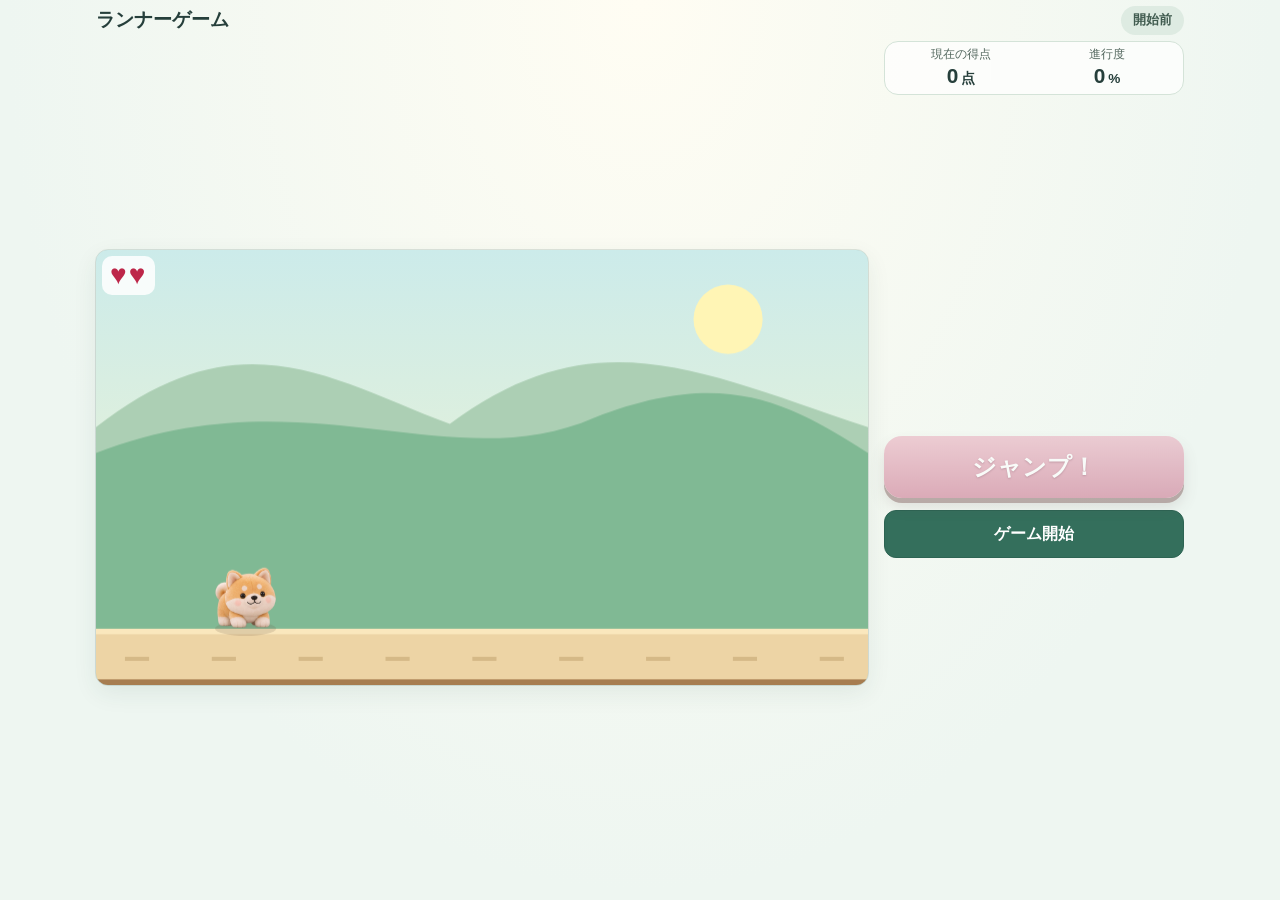
<file: runner/index.html>
<!doctype html>
<html lang="ja">
<head>
  <meta charset="utf-8">
  <meta name="viewport" content="width=device-width, initial-scale=1, viewport-fit=cover">
  <meta name="theme-color" content="#eef6f1">
  <title>ランナーゲーム</title>
  <!-- 配信更新時は両方の識別子を揃え、古いCSS・JSとの混在を避ける。 -->
  <link rel="stylesheet" href="./style.css?v=1.7.59">
  <link rel="stylesheet" href="./selection.css?v=1.7.59">
  <script type="module" src="./game.js?v=1.7.59"></script>
</head>
<body>
  <main class="runner-app" aria-labelledby="runner-title">
    <header class="runner-header">
      <div>
        <p id="runner-demo-note" class="runner-eyebrow">無料デモ・記録なし <a href="../">正式版へ</a></p>
        <h1 id="runner-title">ランナーゲーム</h1>
      </div>
      <div class="runner-header-actions"><button id="runner-retire" type="button" hidden disabled>リタイア</button>
      <span id="runner-mode" class="runner-badge" role="status" aria-live="polite">開始前</span></div>
    </header>



    <dl class="runner-hud" aria-label="ゲームの状況">
      <div><dt>現在の得点</dt><dd><span id="runner-score">0</span><span class="runner-unit">点</span></dd></div>
      <div><dt>進行度</dt><dd><span id="runner-progress">0</span><span class="runner-unit">%</span></dd></div>
    </dl>

    <section id="runner-viewport" class="runner-viewport" aria-label="ゲーム画面">
      <div id="runner-stage" class="runner-stage">
        <div id="runner-lives" class="runner-lives" role="status" aria-live="polite" aria-atomic="true" aria-label="ハートはあと2個（全部で2個）">
          <span id="runner-hearts" aria-hidden="true">♥♥</span>
        </div>
        <canvas id="runner-canvas" width="960" height="540" role="img"
          aria-label="地面を走るしば犬とトゲ岩、乗れる足場、スター、ゴールの旗。走行中にタップするとジャンプします。旗のラインを通過するとクリアです。">
          このブラウザではゲーム画面を表示できません。Canvasに対応したSafariなどで開いてください。
        </canvas>
      </div>
      <section id="runner-result" class="runner-result" hidden role="status" aria-live="polite" aria-atomic="true" aria-labelledby="runner-result-title">
        <h2 id="runner-result-title"></h2>
        <p id="runner-result-message"></p>
        <p class="runner-result-score">今回の得点 <span id="runner-result-score">0</span>点</p>
        <div id="runner-formal-result" hidden>
          <p id="runner-result-record" class="runner-record"></p>
          <p id="runner-result-unlock"></p>
        </div>
        <p class="runner-result-progress">到達した進行度 <span id="runner-result-progress">0</span>%</p>
      </section>
      <p id="runner-status" class="runner-status" role="status">ゲーム画面を準備しています…</p>
      <noscript><p class="runner-status">ゲーム画面の表示にはJavaScriptを有効にしてください。</p></noscript>
    </section>

    <footer class="runner-footer">
      <div class="runner-controls" aria-label="ジャンプと走行の開始・一時停止・再開・もう一度">
        <button id="runner-jump" class="runner-jump" type="button" disabled>ジャンプ！</button>
        <button id="runner-toggle" class="runner-start" type="button" disabled>ゲーム開始</button>
      </div>
    </footer>
    <section id="runner-preview" class="runner-preview" hidden aria-label="ステージ試遊">
      <p class="runner-preview-notice">試遊モード・無料・記録されません</p>
      <div class="runner-stage-choice">
        <label for="runner-stage-select">ステージを選ぶ</label>
        <div id="runner-stage-cards" class="runner-choice-grid" role="group" aria-label="ステージを選ぶ"></div>
        <select hidden id="runner-stage-select" aria-describedby="runner-stage-details runner-stage-help" disabled></select>
      </div>
      <p id="runner-stage-details" aria-live="polite" aria-atomic="true"></p>
      <div class="runner-character-choice">
        <div class="runner-stage-choice">
          <label for="runner-character-select">キャラクターをえらぶ</label>
          <div id="runner-character-cards" class="runner-choice-grid" role="group" aria-label="キャラクターをえらぶ"></div>
          <select hidden id="runner-character-select" aria-describedby="runner-character-details runner-stage-help" disabled></select>
        </div>
        <div class="runner-character-summary">
          <img id="runner-character-image" width="48" height="48" alt="">
          <p id="runner-character-details" aria-live="polite" aria-atomic="true"></p>
        </div>
      </div>
      <p id="runner-stage-help">開始前・終了後だけ変更できます。</p>
    </section>
  </main>
<script>
if(new URLSearchParams(location.search).get('embedded')==='1'){
  document.getElementById('runner-demo-note').textContent='ジャンプでゴールを目指そう！';
  document.getElementById('runner-title').textContent='わくわくランナー';
}
</script>
</body>
</html>
</file>
<file: runner/balance.css>
/* キャッチャーと正式ランナーで同じ残高デザインを使用する。 */
.arcade-balance { display:flex; align-items:center; gap:7px; font-weight:800; color:#805315; background:#fff3ce; border-radius:999px; padding:7px 12px; min-width:0; max-width:100%; }
.arcade-balance img { flex:0 0 auto; }
.runner-balance { width:fit-content; min-height:47px; }
.runner-balance > span { min-width:0; overflow-wrap:anywhere; }
</file>
<file: runner/selection.css>
.runner-choice-grid { display:grid; grid-template-columns:repeat(2,minmax(0,1fr)); gap:10px; min-width:0; }
.runner-choice-card { display:flex; flex-direction:column; align-items:center; justify-content:center; gap:6px; min-width:0; min-height:72px; margin:0; padding:12px 8px; border:2px solid #9ab7a5; border-radius:14px; background:#fff; color:#263f3b; font:inherit; white-space:normal; overflow-wrap:anywhere; cursor:pointer; touch-action:manipulation; }
.runner-choice-card img { width:72px; height:72px; object-fit:contain; }
.runner-choice-card > span:first-child { font-size:1.7rem; }
.runner-choice-card small { font-size:.8rem; line-height:1.5; }
.runner-choice-card[aria-pressed="true"] { border:4px solid #28634d; padding:10px 6px; background:#e4f4e6; }
.runner-choice-mark { min-height:1.4em; font-size:.85rem; font-weight:800; }
.runner-choice-card:disabled { opacity:1; background:#edf0ed; color:#57635b; cursor:default; }
.runner-choice-card[aria-pressed="true"]:disabled { border-style:double; border-width:4px; }
.runner-choice-card:focus-visible { outline:3px solid #c27a18; outline-offset:3px; }
@media (min-width:700px) { .runner-choice-grid { grid-template-columns:repeat(3,minmax(0,1fr)); } }
</file>
<file: runner/style.css>
:root {
  color-scheme: light;
  font-family: -apple-system, BlinkMacSystemFont, "Hiragino Kaku Gothic ProN", "Yu Gothic", sans-serif;
  color: #263f3b;
  background: #eef6f1;
}

* { box-sizing: border-box; }

body {
  margin: 0;
  background: radial-gradient(ellipse at top, #fffdf3, #eef6f1 70%);
}

.runner-app {
  width: min(100%, 1120px);
  height: 100vh;
  height: 100dvh;
  margin: 0 auto;
  padding: 16px;
  padding: max(12px, env(safe-area-inset-top)) max(16px, env(safe-area-inset-right)) max(12px, env(safe-area-inset-bottom)) max(16px, env(safe-area-inset-left));
  display: grid;
  grid-template-rows: auto auto minmax(0, 1fr) auto;
  gap: 12px;
}

.runner-header {
  display: flex;
  align-items: center;
  justify-content: space-between;
  gap: 12px;
  min-width: 0;
}

.runner-eyebrow { margin: 0 0 3px; color: #536d62; font-size: .75rem; font-weight: 700; }
h1 { margin: 0; font-size: clamp(1.2rem, 3vw, 1.65rem); line-height: 1.3; }
.runner-badge { flex-shrink: 0; padding: 6px 12px; border-radius: 999px; background: #deebe2; color: #415c50; font-size: .8rem; font-weight: 700; }

.runner-app-preview { grid-template-rows: auto auto auto minmax(120px, 1fr) auto; }
.runner-preview[hidden] { display: none; }
.runner-preview { min-width: 0; padding: 8px 12px; border: 1px solid #a8c7b2; border-radius: 14px; background: #fffdf3; }
.runner-preview p { margin: 4px 0 0; font-size: .8rem; line-height: 1.4; overflow-wrap: anywhere; }
.runner-preview .runner-preview-notice { margin: 0 0 6px; font-weight: 800; color: #2d6453; }
.runner-stage-choice { display: flex; align-items: center; gap: 12px; min-width: 0; }
.runner-stage-choice label { flex-shrink: 0; font-size: .85rem; font-weight: 700; }
#runner-stage-select, #runner-character-select { min-width: 0; width: 100%; min-height: 44px; padding: 8px; border: 1px solid #688b78; border-radius: 8px; background: #fff; color: #263f3b; font: inherit; font-size: 1rem; touch-action: manipulation; }
#runner-stage-select:disabled, #runner-character-select:disabled { color: #53675e; background: #e1e9de; opacity: 1; }
#runner-stage-select:focus-visible, #runner-character-select:focus-visible { outline: 3px solid #e39b40; outline-offset: 2px; }
.runner-character-choice { margin-top: 6px; }
.runner-character-summary { display: flex; align-items: center; gap: 8px; min-width: 0; }
#runner-character-image { flex: none; object-fit: contain; }
.runner-stage-choice label[for="runner-character-select"] { width: 6em; white-space: normal; }

.runner-hud {
  display: flex;
  justify-content: center;
  gap: clamp(12px, 4vw, 48px);
  margin: 0;
  padding: 8px 16px;
  border: 1px solid #d4e3d8;
  border-radius: 14px;
  background: #ffffffbd;
}

.runner-hud > div { display: flex; align-items: baseline; gap: 10px; }
.runner-hud dt { font-size: .8rem; color: #53675e; }
.runner-hud dd { margin: 0; font-size: 1.6rem; font-weight: 800; font-variant-numeric: tabular-nums; line-height: 1.2; }
.runner-hud dd .runner-unit { margin-left: 3px; font-size: .85rem; font-weight: 600; }

.runner-viewport {
  position: relative;
  display: flex;
  align-items: center;
  justify-content: center;
  min-width: 0;
  min-height: 0;
}

.runner-stage {
  position: relative;
  flex: none;
  width: 100%;
  max-width: 960px;
  aspect-ratio: 16 / 9;
  overflow: hidden;
  border-radius: 18px;
  outline: 1px solid #31574824;
  box-shadow: 0 8px 24px #254a3c15;
  background: #d8efed;
}

#runner-canvas { display: block; width: 100%; height: 100%; touch-action: none; user-select: none; -webkit-user-select: none; }
.runner-stage[hidden], .runner-status[hidden], .runner-result[hidden] { display: none; }
/* Safe Area内に収まるゲーム枠を基準に固定。タップは下のCanvasへ通す。 */
.runner-lives { position: absolute; z-index: 1; top: 6px; left: 6px; padding: 3px 8px; border-radius: 10px; background: #ffffffd9; color: #bd2649; font-family: Arial, sans-serif; font-size: clamp(20px, 3vw, 28px); line-height: 1.15; letter-spacing: 2px; white-space: nowrap; pointer-events: none; user-select: none; -webkit-user-select: none; }
.runner-status { position: absolute; inset: 0; display: grid; place-content: center; margin: 0; padding: 16px; text-align: center; font-size: .9rem; line-height: 1.6; background: #eef6f1; }
.runner-result { position: absolute; z-index: 1; top: 50%; left: 50%; transform: translate(-50%, -50%); width: min(340px, calc(100% - 24px)); max-height: calc(100% - 16px); overflow: auto; padding: 18px; border: 2px solid #6d9b77; border-radius: 18px; background: #fffdf3f5; box-shadow: 0 8px 24px #254a3c30; text-align: center; }
.runner-result h2 { margin: 0; font-size: 1.35rem; line-height: 1.3; }
.runner-result p { margin: 8px 0 0; font-size: .85rem; line-height: 1.5; }
.runner-result .runner-result-score { font-size: 1rem; }
#runner-result-score { margin-inline: 6px 3px; font-size: 1.6rem; font-weight: 800; font-variant-numeric: tabular-nums; }

.runner-footer { display: flex; align-items: center; justify-content: center; gap: 16px; }
.runner-controls { display: flex; flex-direction: column; align-items: stretch; gap: 12px; width: min(100%, 440px); flex: 0 0 auto; }
.runner-jump { width: 100%; min-height: 62px; flex-shrink: 0; padding: 8px 16px; border: 0; border-radius: 18px; background: linear-gradient(#e7a9ba,#c86c89); color: #fff; text-shadow: 0 1px 2px #9e506a; box-shadow: 0 5px 0 #896c6a,0 9px 13px #654a5340; font: inherit; font-size: 1.5rem; font-weight: 900; cursor: pointer; touch-action: manipulation; user-select: none; -webkit-user-select: none; }
.runner-jump:active:not(:disabled) { transform: translateY(3px); box-shadow: 0 2px 0 #896c6a; }
.runner-jump:focus-visible { outline: 3px solid #e39b40; outline-offset: 3px; }
.runner-jump:disabled { opacity: .55; cursor: not-allowed; }
.runner-start { min-width: 180px; min-height: 48px; padding: 10px 18px; border: 1px solid #2d6453; border-radius: 12px; color: #fff; background: #346f5c; font: inherit; font-weight: 700; cursor: pointer; touch-action: manipulation; }
.runner-start:focus-visible { outline: 3px solid #e39b40; outline-offset: 3px; }
.runner-start:disabled { color: #5c6d60; background: #e1e9de; opacity: 1; cursor: not-allowed; }

@media (max-width: 480px) {
  .runner-stage-choice { flex-direction: column; align-items: stretch; gap: 4px; }
  .runner-hud { gap: 12px; justify-content: space-around; padding-inline: 8px; }
  .runner-hud > div { flex-direction: column; align-items: center; gap: 2px; }
  .runner-footer { flex-direction: column; gap: 10px; text-align: center; }
  .runner-controls, .runner-start { width: 100%; }
  .runner-app-preview { gap: 8px; }
  .runner-app-preview .runner-stage-choice { flex-direction: row; align-items: center; gap: 6px; }
  .runner-app-preview .runner-controls { gap: 8px; }
  .runner-app-preview .runner-jump, .runner-app-preview .runner-start { width: 100%; min-width: 0; min-height: 58px; padding: 8px; font-size: 1rem; }
}

@media (max-width: 640px) {
  .runner-jump { min-height: 58px; }
}

@media (max-height: 500px) and (min-width: 481px),
       (min-width: 700px) and (max-height: 900px) {
  /* 子iframeの可用サイズで判定する。広くても縦積みが収まらない高さでは左右配置へ。
     親が幅920pxまでなので、大きなタブレット横画面でも子は幅846pxになる。 */
  .runner-app { grid-template-columns: minmax(0, 1fr) clamp(240px, 32vw, 300px); grid-template-rows: auto auto minmax(0, 1fr); gap: 6px 16px; padding-top: max(6px, env(safe-area-inset-top)); padding-bottom: max(6px, env(safe-area-inset-bottom)); }
  .runner-header { grid-column: 1 / -1; }
  .runner-viewport { grid-column: 1; grid-row: 2 / 4; }
  .runner-hud { grid-column: 2; grid-row: 2; display: grid; grid-template-columns: repeat(2, 1fr); gap: 6px; padding: 5px 6px; }
  .runner-hud > div { flex-direction: column; align-items: center; gap: 2px; }
  .runner-hud dt { font-size: .72rem; }
  .runner-footer { grid-column: 2; grid-row: 3; flex-direction: column; justify-content: center; gap: 8px; text-align: center; }
  .runner-controls { width: 100%; }
  .runner-eyebrow { display: none; }
  h1 { font-size: 1.2rem; }
  .runner-hud dd { font-size: 1.3rem; }
  .runner-stage { border-radius: 12px; }
  .runner-result { padding: 10px 16px; border-radius: 12px; }
  .runner-result h2 { font-size: 1.15rem; }
  .runner-result p { margin-top: 5px; }
  .runner-app-preview { grid-template-rows: auto auto auto minmax(120px, 1fr); gap: 4px 16px; }
  .runner-app-preview .runner-preview { grid-column: 1 / -1; grid-row: 2; padding: 4px 10px; }
  .runner-app-preview .runner-viewport { grid-row: 3 / 5; }
  .runner-app-preview .runner-hud { grid-row: 3; }
  .runner-app-preview .runner-footer { grid-row: 4; }
  .runner-app-preview .runner-preview-notice { margin-bottom: 2px; }
  .runner-app-preview .runner-preview { display: grid; grid-template-columns: minmax(0, 1fr) minmax(0, 1fr); gap: 2px 12px; }
  .runner-app-preview .runner-preview[hidden] { display: none; }
  .runner-app-preview .runner-preview-notice, .runner-app-preview #runner-stage-help { grid-column: 1 / -1; }
  .runner-app-preview .runner-preview > .runner-stage-choice { grid-column: 1; grid-row: 2; }
  .runner-app-preview #runner-stage-details { grid-column: 1; grid-row: 3; }
  .runner-app-preview .runner-character-choice { grid-column: 2; grid-row: 2 / 4; margin-top: 0; }
  .runner-app-preview .runner-stage-choice { flex-direction: row; align-items: center; gap: 4px; }
  .runner-app-preview .runner-stage-choice label { font-size: .75rem; }
  .runner-app-preview .runner-character-summary { gap: 4px; }
  .runner-app-preview #runner-character-image { width: 36px; height: 36px; }
  .runner-app-preview .runner-controls { flex-direction: row; gap: 8px; }
  .runner-app-preview .runner-jump, .runner-app-preview .runner-start {
    width: calc(50% - 4px); min-width: 0; min-height: 48px; padding: 8px 4px; font-size: 1rem;
  }
}

/* 大きな文字や拡大表示では、内容を切らずに縦スクロールを許可する。 */
@media (max-height: 260px) {
  .runner-app { height: auto; min-height: 100vh; min-height: 100dvh; grid-template-rows: auto auto minmax(120px, 1fr) auto; }
}

/* iPhone縦: 文字拡大でもゲーム枠を潰さず、必要な高さはスクロールで確保する。 */
@media (max-width: 480px) and (orientation: portrait) {
  .runner-app { height: auto; min-height: 100vh; min-height: 100dvh;
    grid-template-rows: auto auto minmax(160px, 1fr) auto; }
  .runner-app-preview { grid-template-rows: auto auto auto minmax(160px, 1fr) auto; }
  .runner-controls { flex-direction: column; }
  .runner-jump, .runner-start { width: 100%; min-width: 0; overflow-wrap: anywhere; }
}

/* 正式画面はCanvasの実寸で積む。余ったiframe高さをゲーム枠へ配らない。 */
.runner-app-formal {
  height:auto; min-height:100vh; min-height:100dvh;
  grid-template-rows:auto auto auto auto; align-content:start;
}
.runner-app-formal .runner-badge { min-width:7.5em; text-align:center; }
.runner-app-formal .runner-header > div { min-width:0; }
.runner-app-formal .runner-viewport {
  display:grid; min-height:0;
  align-items:stretch; justify-content:stretch;
}
/* 比率用のセルと結果を重ね、文字拡大では結果の必要高を優先する。 */
.runner-app-formal .runner-viewport::before { content:""; grid-area:1 / 1; padding-top:56.25%; }
.runner-app-formal .runner-stage { position:absolute; align-self:center; justify-self:center; }
/* 同じgridセルに重ねる。拡大文字はパネルを自然に伸ばし、documentで読める。 */
.runner-app-formal .runner-result {
  grid-area:1 / 1; position:relative; inset:auto; transform:none;
  width:100%; max-height:none; overflow:visible; padding:8px;
  display:flex; flex-direction:column; justify-content:center; background:#fffdf3;
}
.runner-app-formal .runner-result[hidden] { display:none; }
.runner-app-formal .runner-result h2 { font-size:1.2rem; }
.runner-app-formal .runner-result p { margin-top:4px; line-height:1.4; }
.runner-app-formal .runner-result p:empty { display:none; }
.runner-app-formal .runner-result-progress { display:none; }
.runner-app-formal .runner-footer { flex-direction:column; gap:12px; text-align:center; }
.runner-app-formal .runner-controls { width:100%; }
.runner-app-formal .runner-status {
  position:static; width:100%; margin:0; padding:4px;
  font-size:.75rem; line-height:1.4;
}
.runner-app-formal .runner-status[hidden] { display:none; }
.runner-result[data-reason="gameover"] { border-color:#a96853; }
.runner-record { color:#835000; font-weight:800; }
@media (max-height:500px) and (min-width:481px),
       (min-width:700px) and (max-height:900px) {
  /* HUDの行を内容高に固定し、保存通知やボタン文言で操作の上端を動かさない。 */
  .runner-app-formal { grid-template-rows:auto max-content minmax(min-content, 1fr); }
  .runner-app-formal .runner-viewport { align-self:start; }
  /* 低い横画面は親のstickyヘッダーを避ける余裕も確保。論理座標は変えない。 */
  .runner-app-formal .runner-viewport::before {
    padding-top:min(56.25%, max(10rem, calc(100dvh - 6.5rem)));
  }
  .runner-app-formal .runner-footer { align-self:start; justify-content:flex-start; gap:8px; }
  .runner-app-formal .runner-start {
    min-width:0; width:100%; overflow-wrap:anywhere;
    line-height:1.4; min-height:calc(2.8em + 22px);
  }
}

/* 選択一覧は常に操作ボタンの下へ。文字拡大時も自然に縦へ伸びる。 */
.runner-app-preview { height:auto; min-height:100dvh; grid-template-rows:auto auto auto auto auto; }
.runner-app-preview .runner-preview { display:block; grid-column:1 / -1; grid-row:auto; }
.runner-app-preview .runner-stage-choice { display:block; }
.runner-app-preview .runner-stage-choice label { display:block; margin:8px 0; width:auto; }
.runner-app-preview .runner-character-choice { margin-top:12px; }
@media (max-height:500px) and (min-width:481px),
       (min-width:700px) and (max-height:900px) {
  .runner-app-preview { grid-template-rows:auto auto minmax(220px,auto) auto; }
  .runner-app-preview .runner-viewport { grid-row:2 / 4; }
  .runner-app-preview .runner-hud { grid-row:2; }
  .runner-app-preview .runner-footer { grid-row:3; }
  .runner-app-preview .runner-controls { flex-direction:column; }
  .runner-app-preview .runner-jump, .runner-app-preview .runner-start { width:100%; }
  .runner-app-preview .runner-preview { grid-row:4; }
}

/* iPad相当の可用幅: HUD → Canvas → 中央ジャンプ → 開始系。
   iPhone横の二列・縦の12px間隔は既存ルールに任せる。 */
@media (min-width:700px) and (min-height:501px) and (max-height:900px) {
  .runner-app-formal {
    grid-template-columns:minmax(0, 1fr);
    grid-template-rows:auto auto auto auto;
    gap:8px;
  }
  .runner-app-formal .runner-header { grid-column:1; grid-row:1; }
  .runner-app-formal .runner-hud {
    grid-column:1; grid-row:2; display:flex; padding:4px 12px;
  }
  .runner-app-formal .runner-hud > div { flex-direction:row; align-items:baseline; gap:8px; }
  .runner-app-formal .runner-viewport {
    grid-column:1; grid-row:3; width:100%;
    max-width:calc(max(12rem, 100dvh - 18rem) * 16 / 9);
    justify-self:center;
  }
  .runner-app-formal .runner-viewport::before { padding-top:56.25%; }
  .runner-app-formal .runner-footer {
    grid-column:1; grid-row:4; gap:8px;
  }
  .runner-app-formal .runner-controls { width:min(100%, 440px); gap:16px; }
  .runner-app-formal .runner-jump { min-height:64px; }
  .runner-app-formal .runner-start { min-height:48px; }
  /* 通知3行と無料再開の文言を通常文字で確保。拡大文字は自然に伸ばす。 */
  .runner-app-formal .runner-status { min-height:calc(3.5em + 8px); }
  .runner-app-formal .runner-status[hidden] { display:block; visibility:hidden; }
}

/* 正式画面だけタイトルを視覚的に隠す。mainの名前の参照先は残す。 */
.runner-app-formal #runner-title {
  position:absolute; width:1px; height:1px; padding:0; margin:-1px;
  overflow:hidden; clip:rect(0,0,0,0); clip-path:inset(50%); white-space:nowrap; border:0;
}

/* ヘッダー内で場所を確保し、Canvas・ジャンプに重ねない。 */
.runner-header-actions { display:flex; align-items:center; justify-content:flex-end; flex-wrap:wrap; gap:8px; }
#runner-retire { min-width:44px; min-height:44px; padding:8px 12px; border:1px solid #a94b5a; border-radius:10px; color:#8b2438; background:#fffdf3; font:inherit; font-size:.85rem; font-weight:700; touch-action:manipulation; }
#runner-retire[hidden] { display:none; }
#runner-retire:disabled { opacity:.6; }
#runner-retire:focus-visible { outline:3px solid #e39b40; outline-offset:2px; }
/* 購入前・終了後も同じヘッダー寸法を保ち、操作中の配置変化を防ぐ。 */
.runner-app-formal #runner-retire[hidden] { display:block; visibility:hidden; }
.runner-app-formal .runner-header { flex-wrap:wrap; }
.runner-app-formal .runner-header > div:first-child { flex:1 1 5rem; min-width:0; }
.runner-header-actions { flex:0 0 auto; max-width:100%; }
@media (min-width:700px) and (min-height:501px) and (max-height:900px) {
  /* 44pxのヘッダー操作を追加した分だけ行間を詰め、Canvasの大きさを保つ。 */
  .runner-app-formal { row-gap:3px; }
}
</file>
